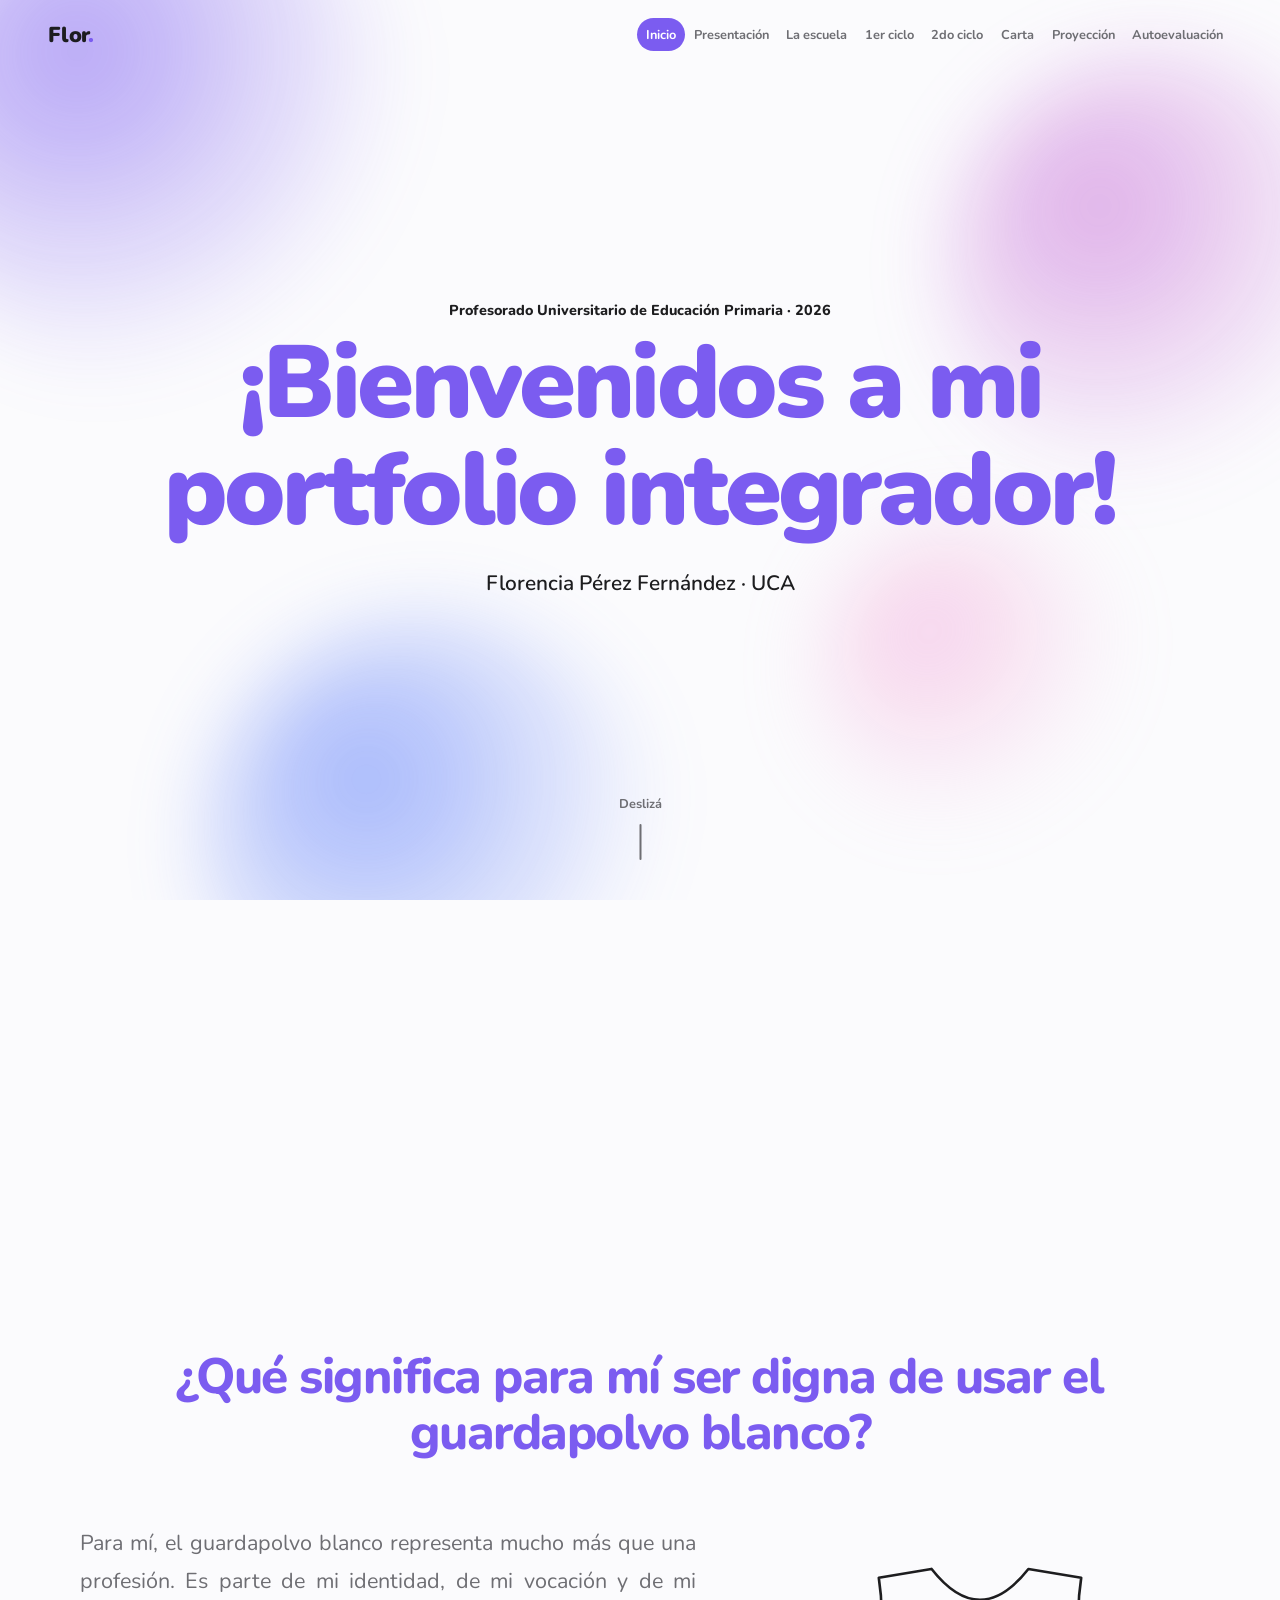
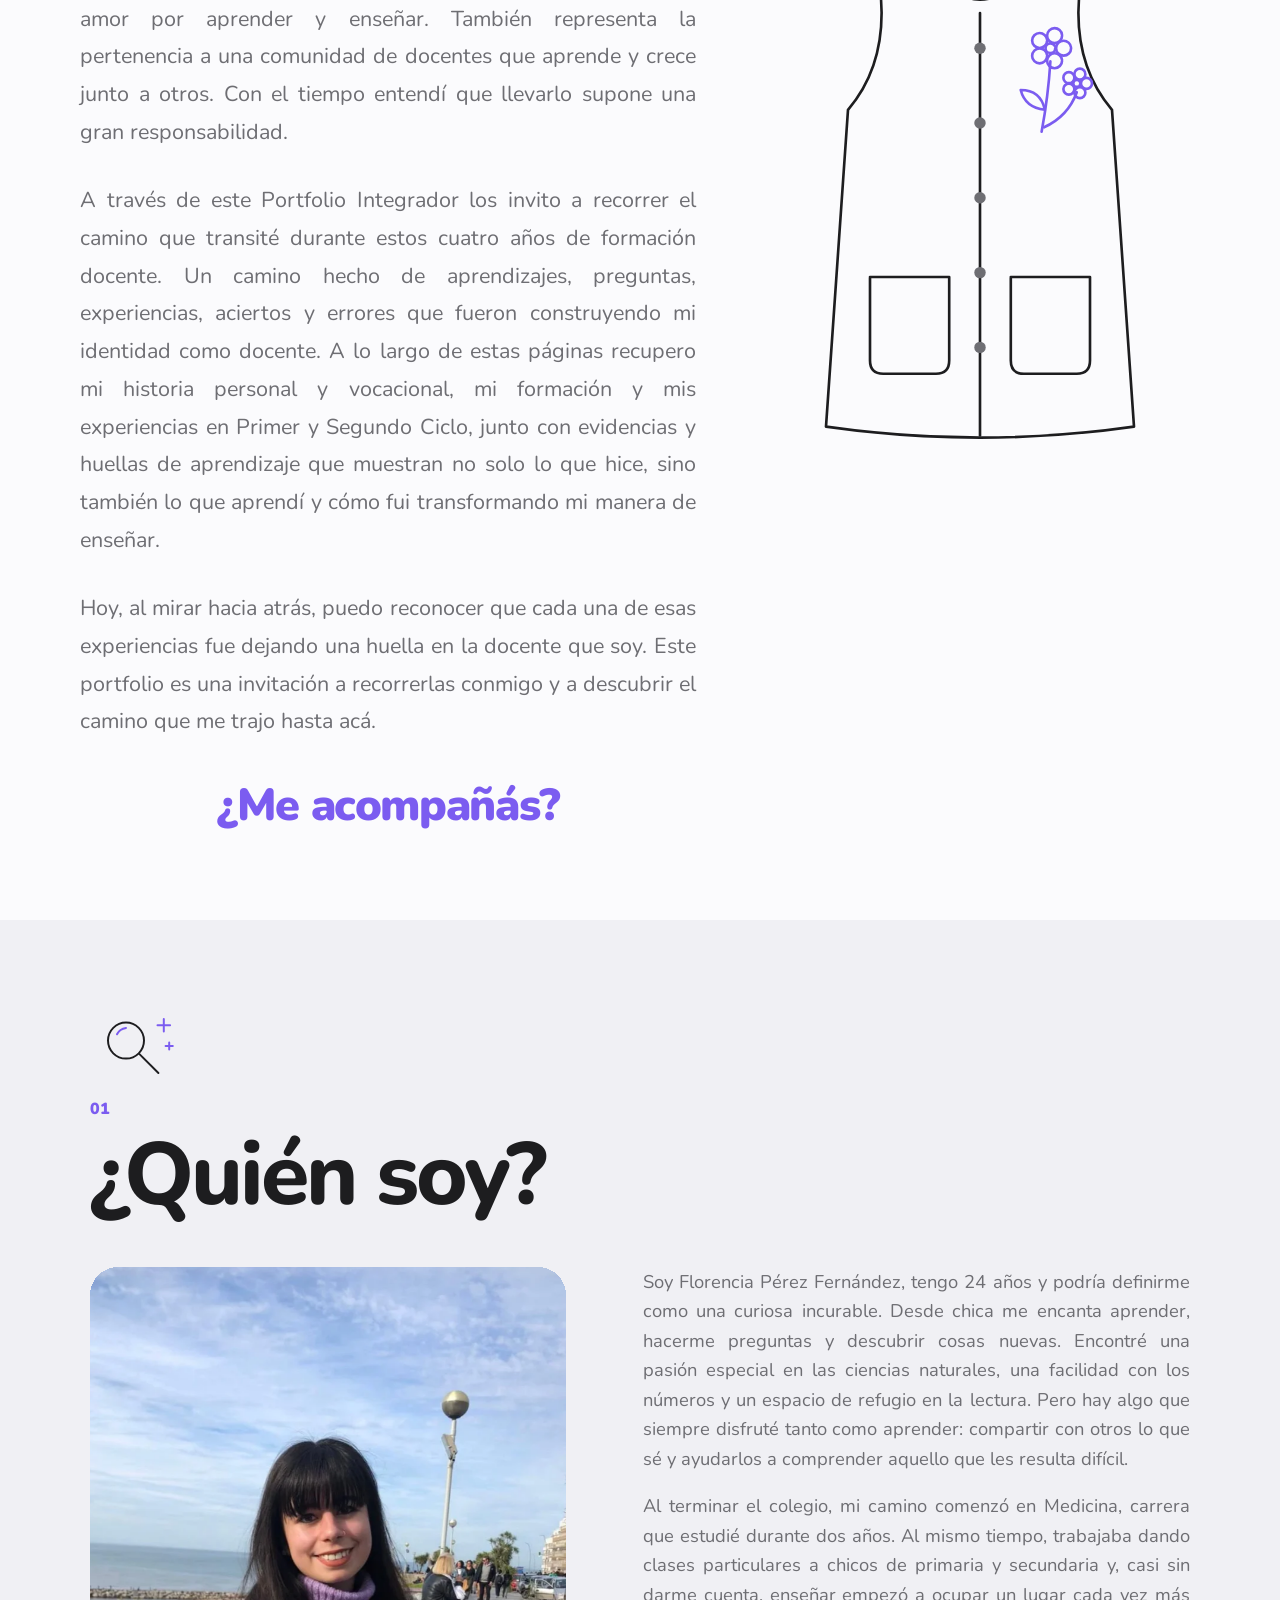
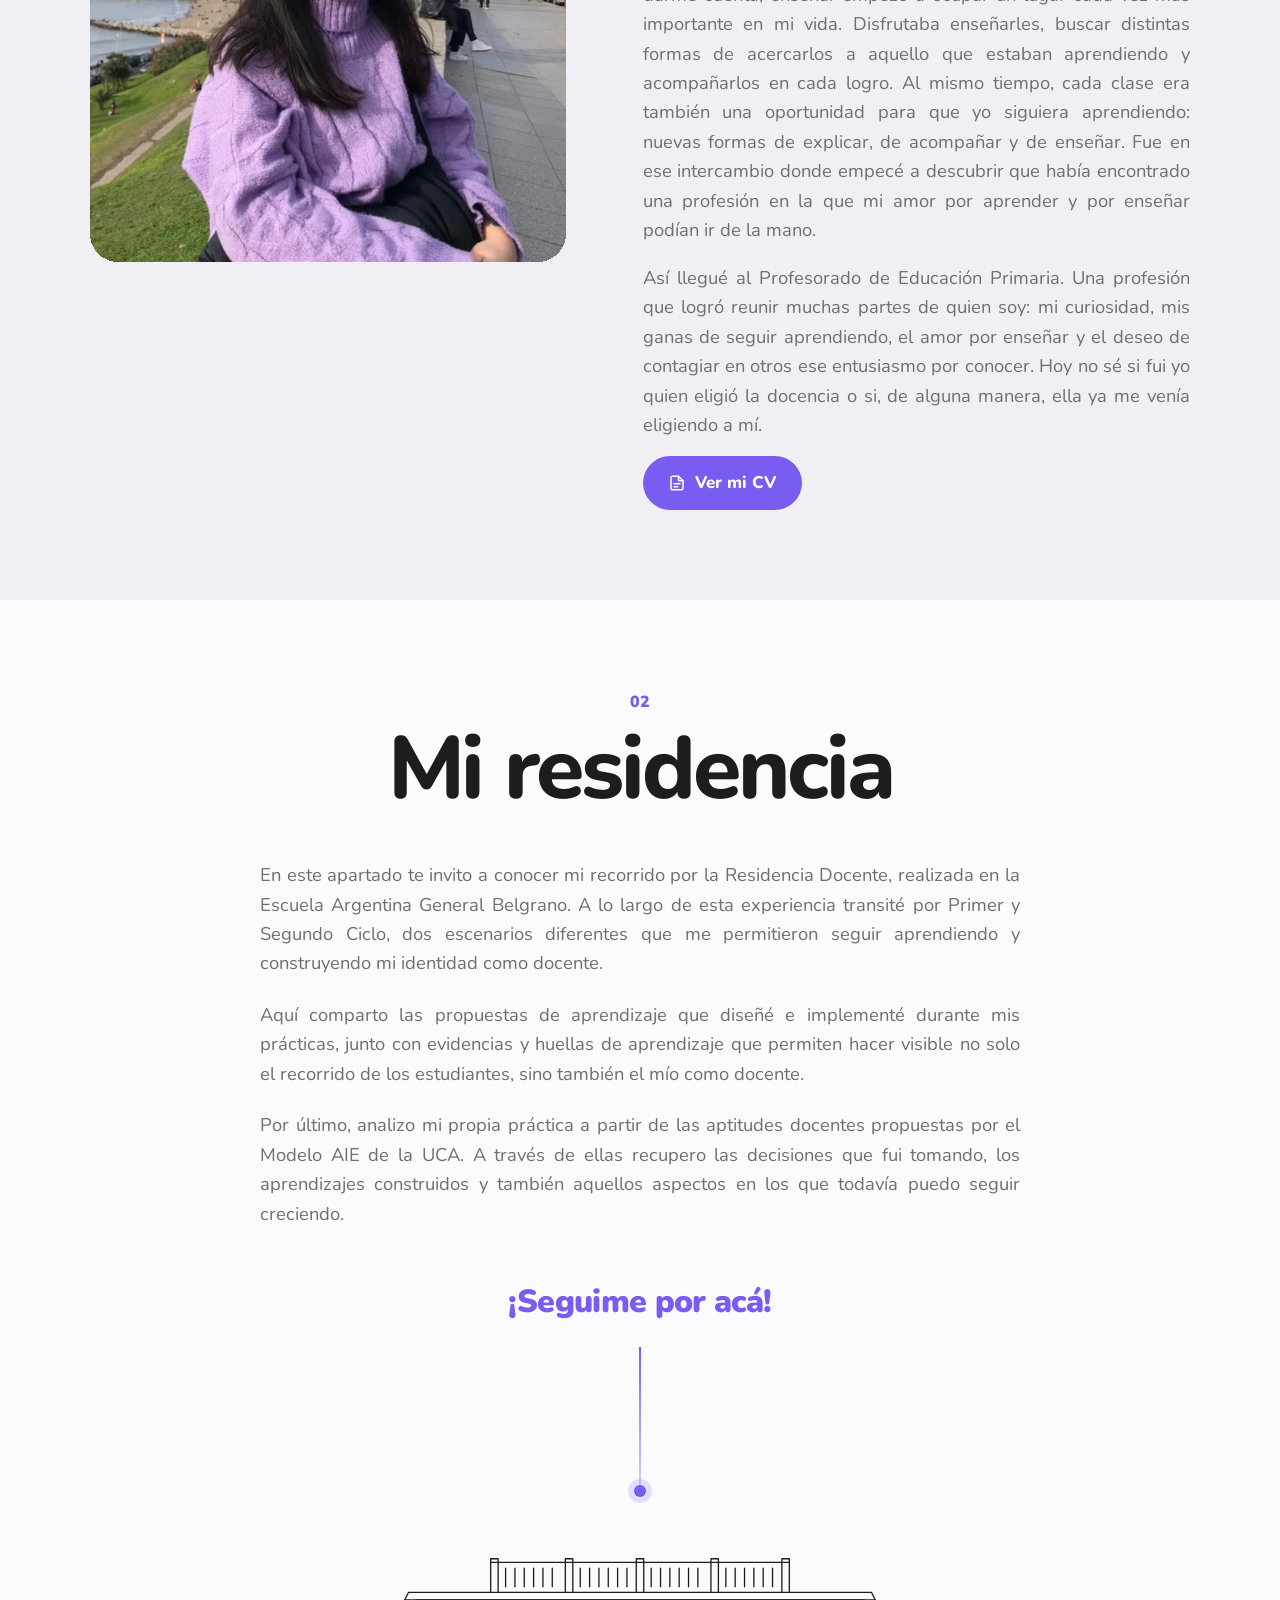
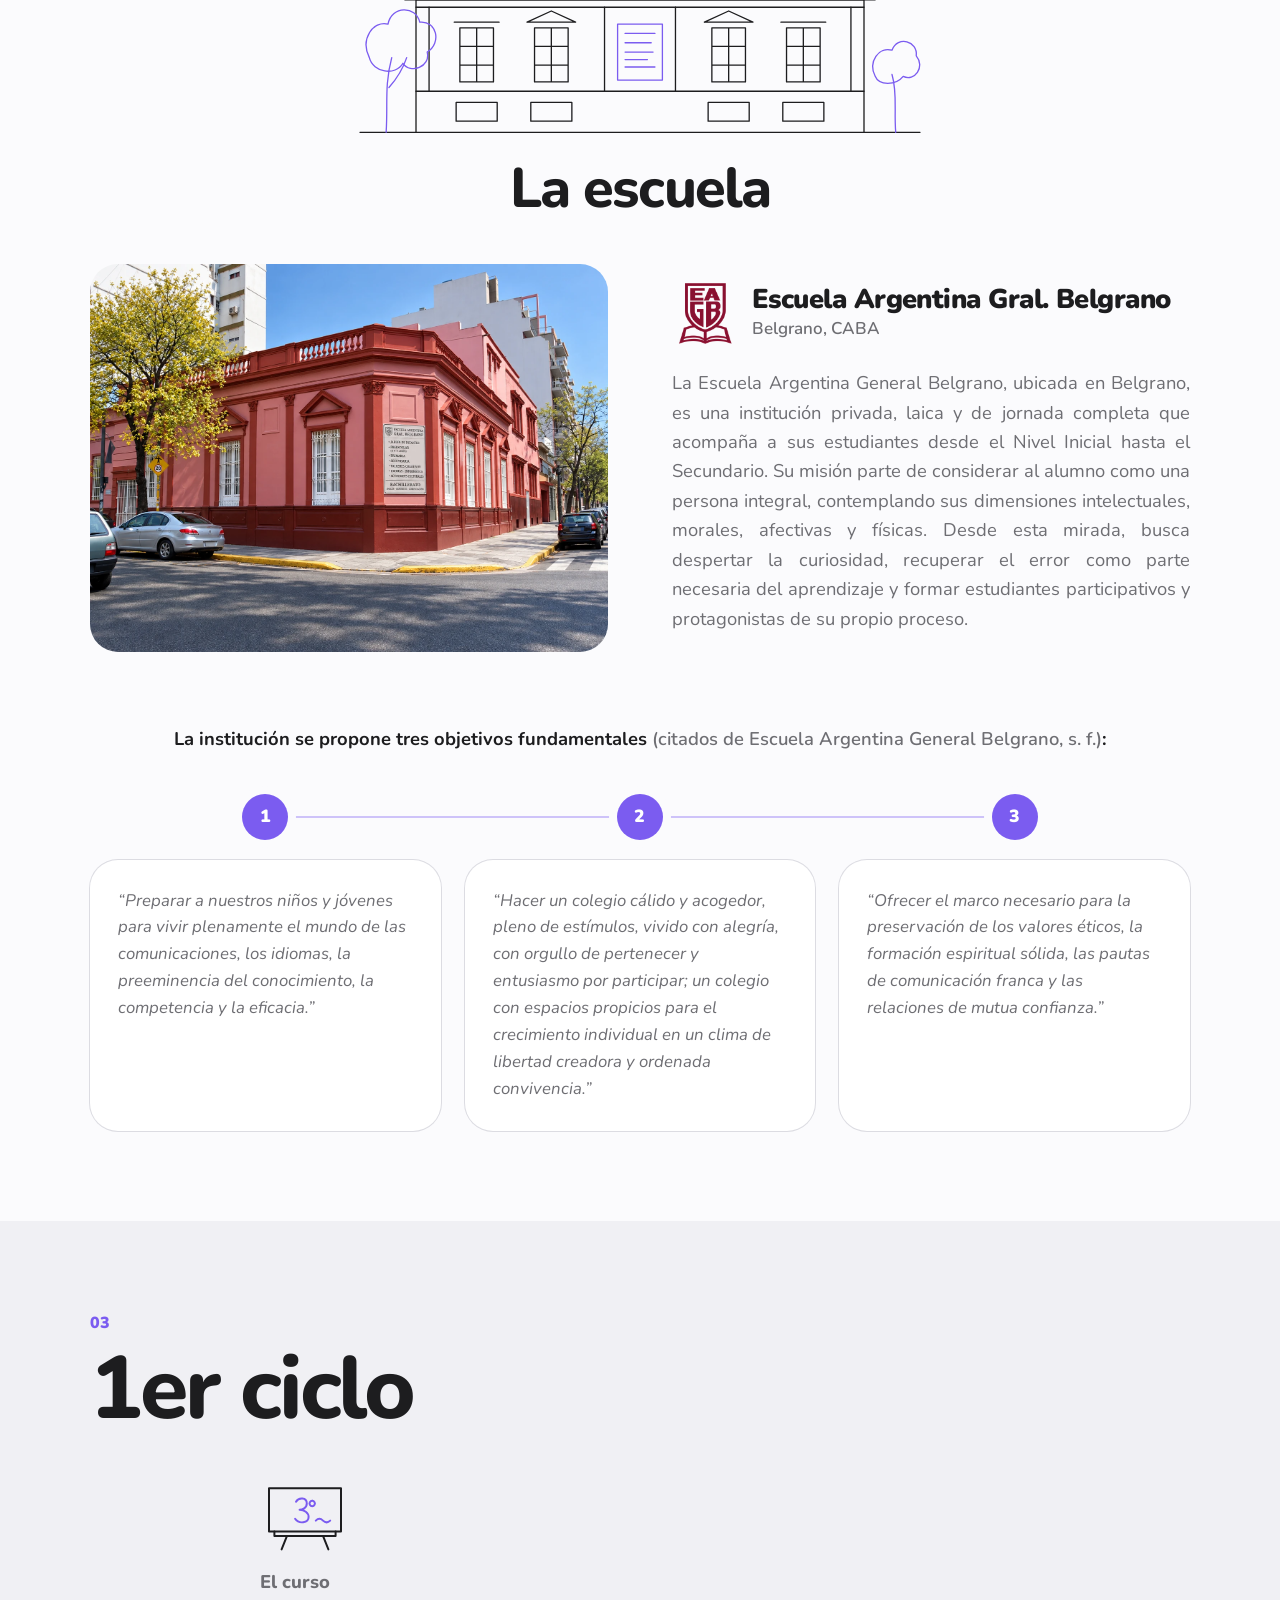
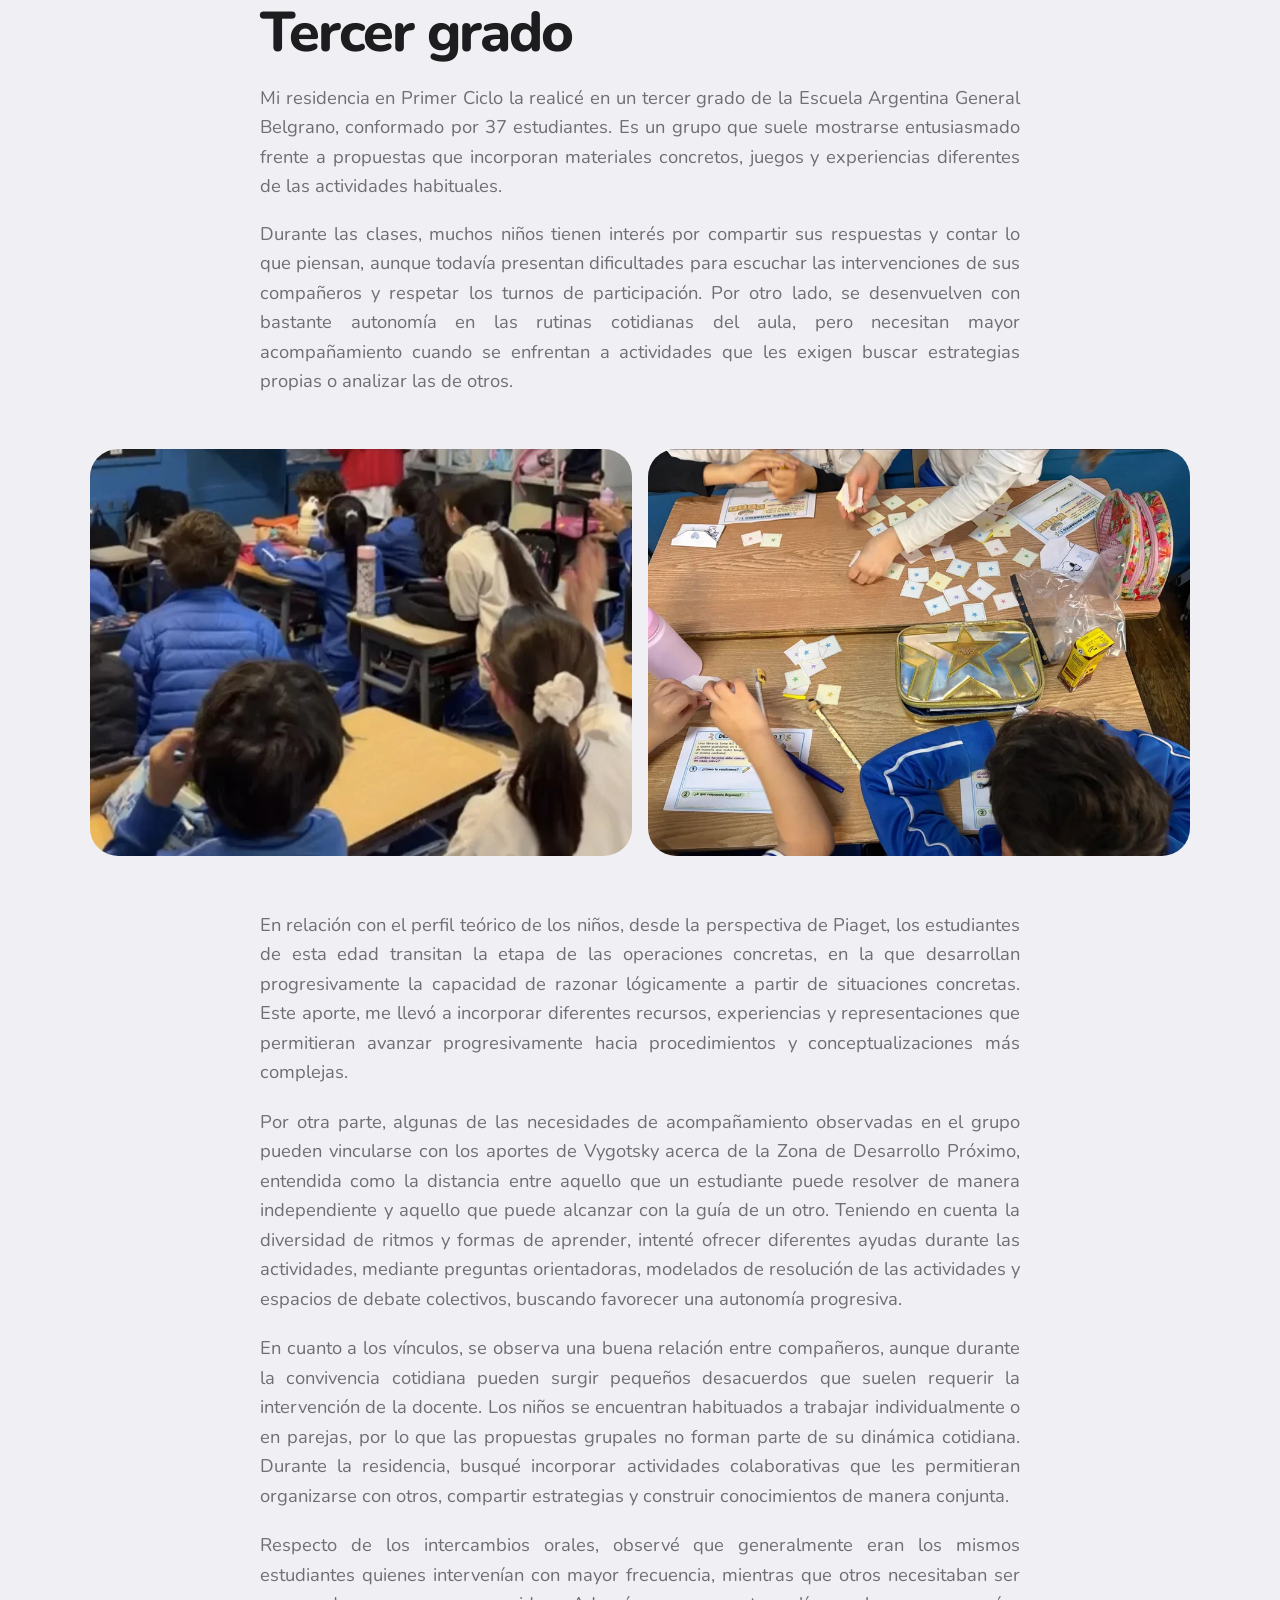
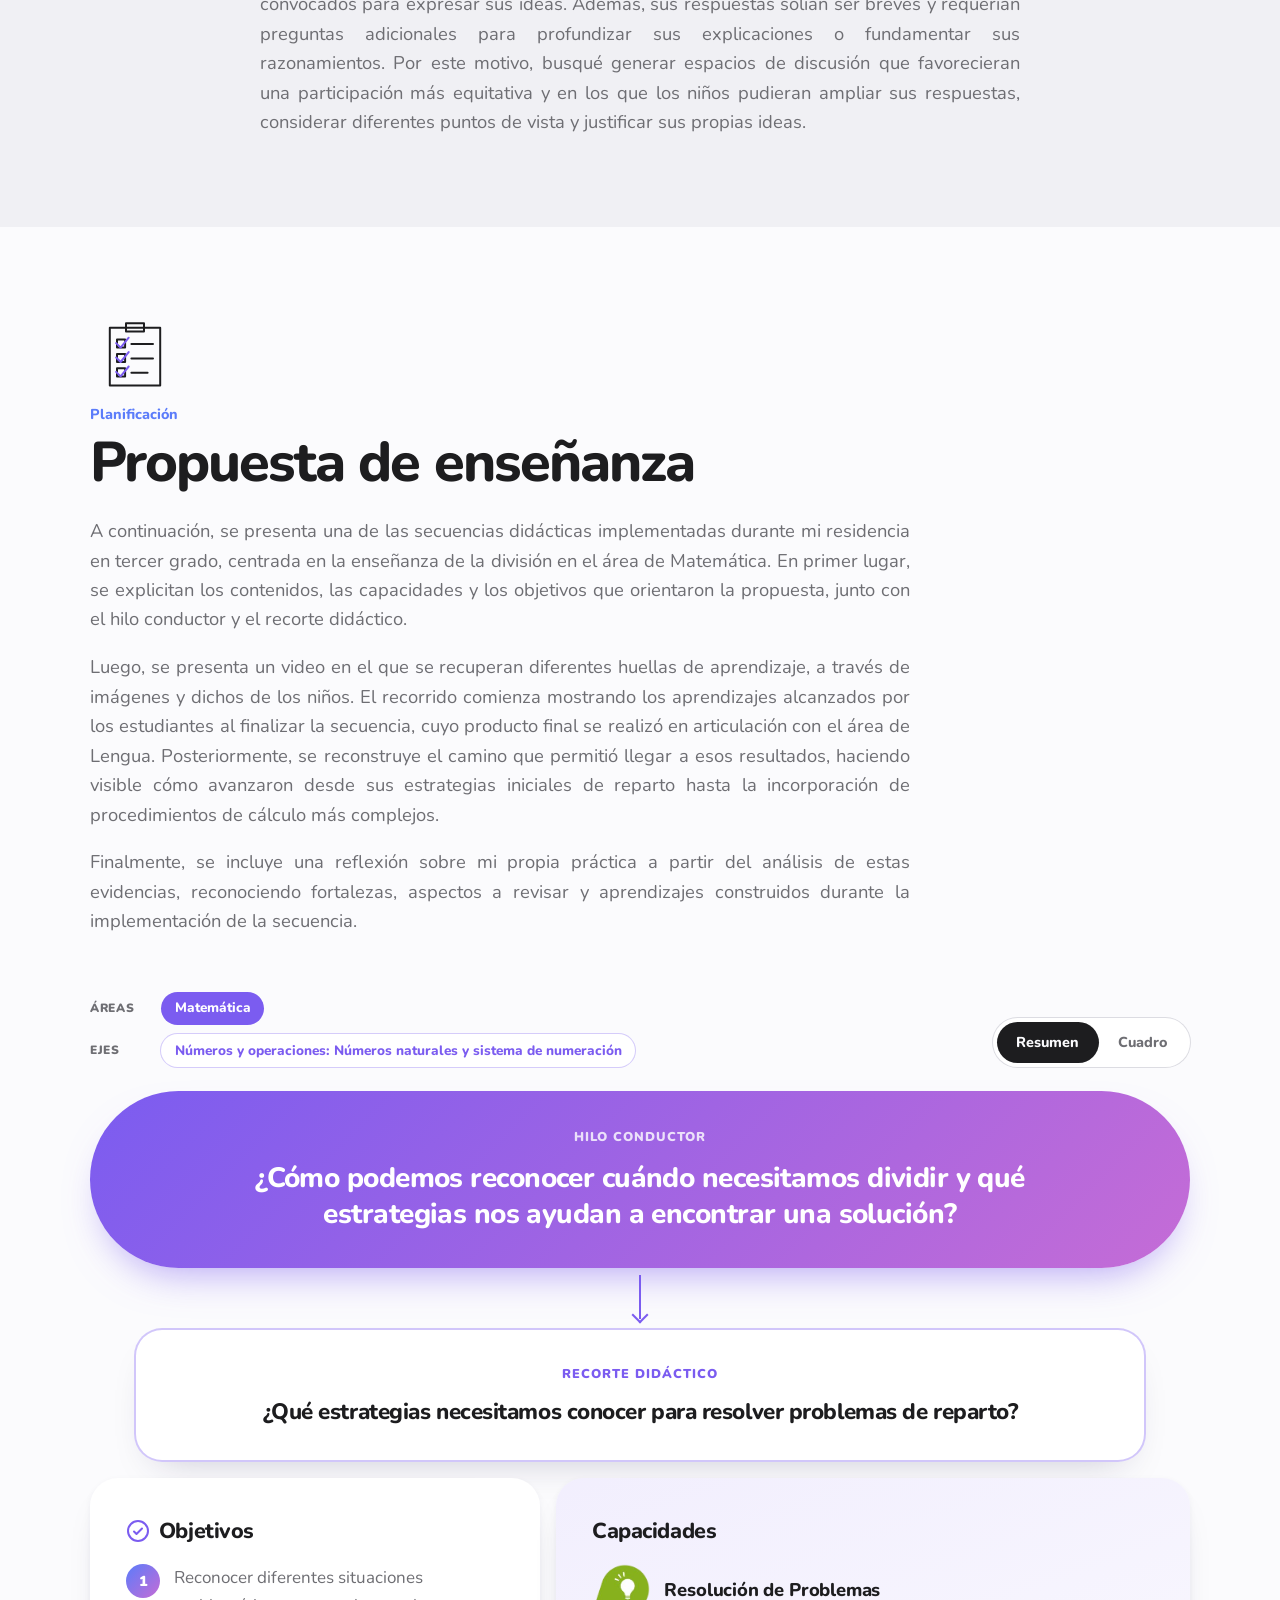
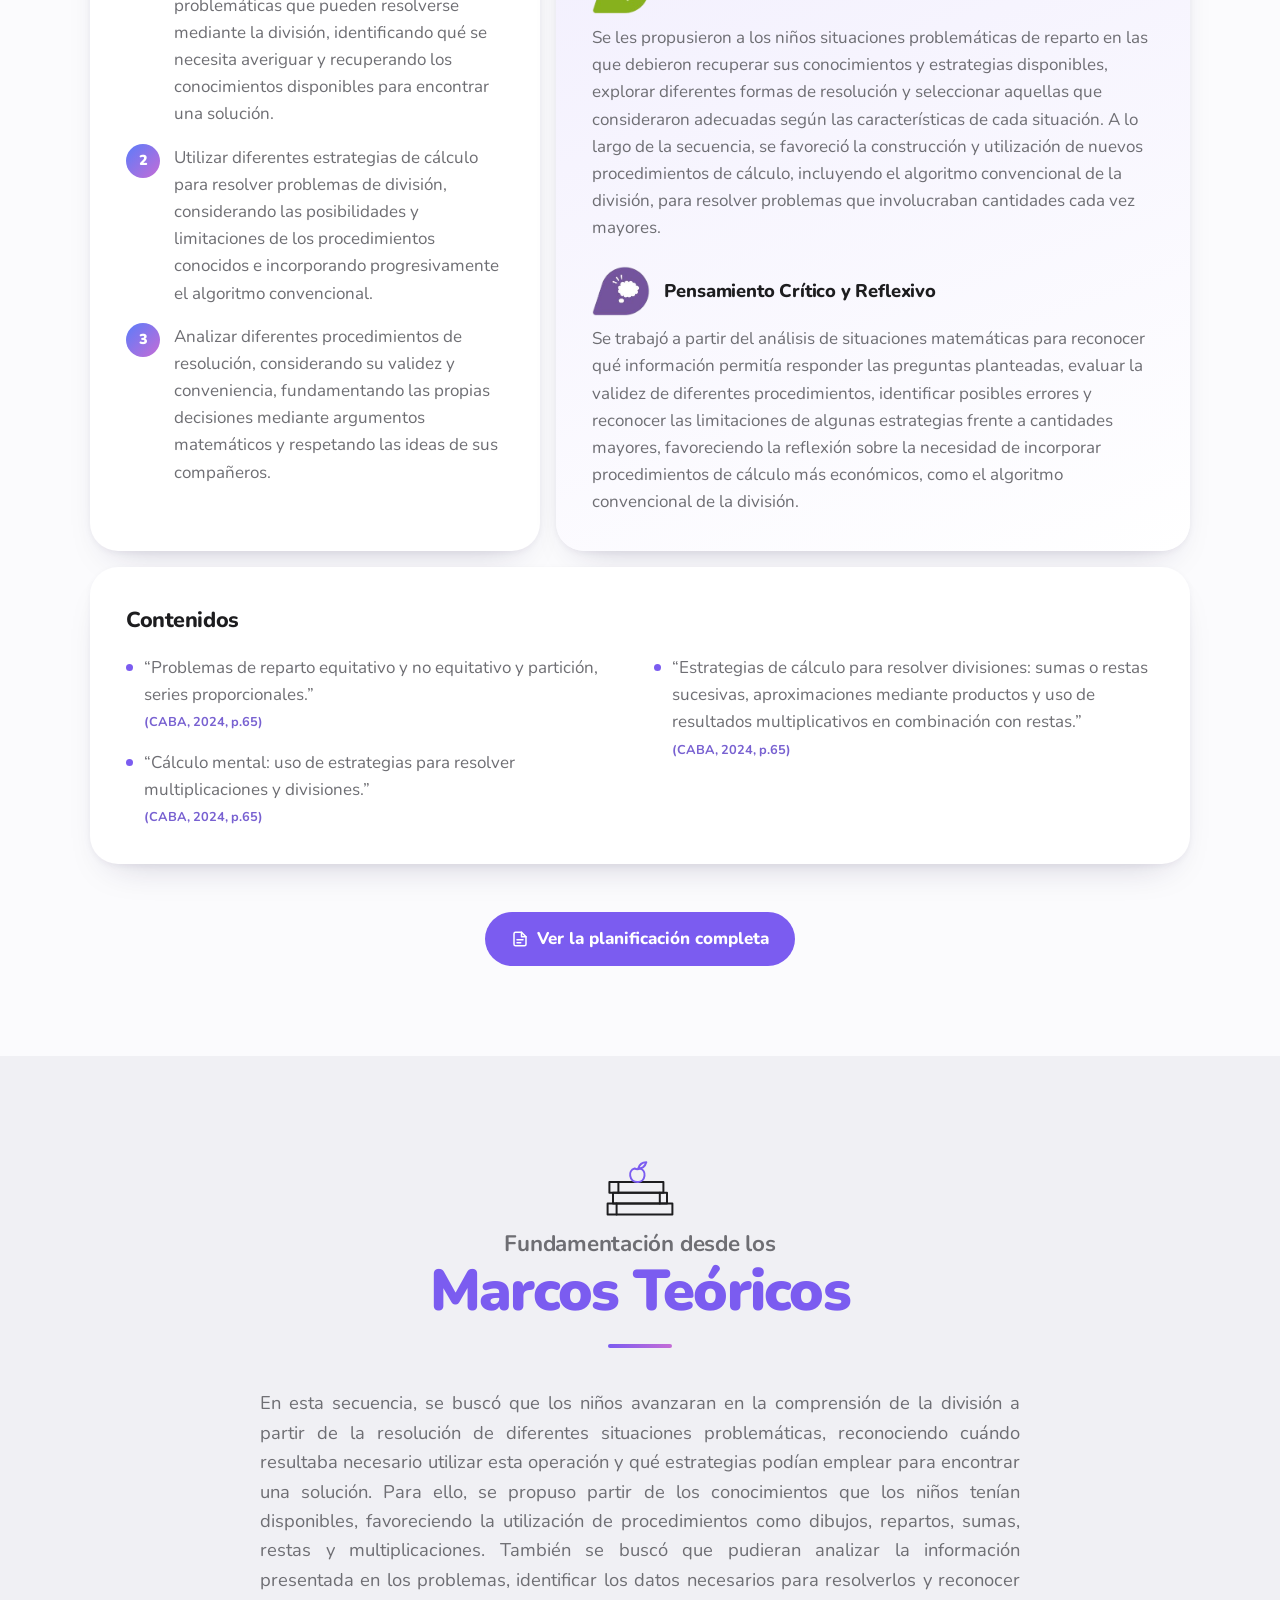
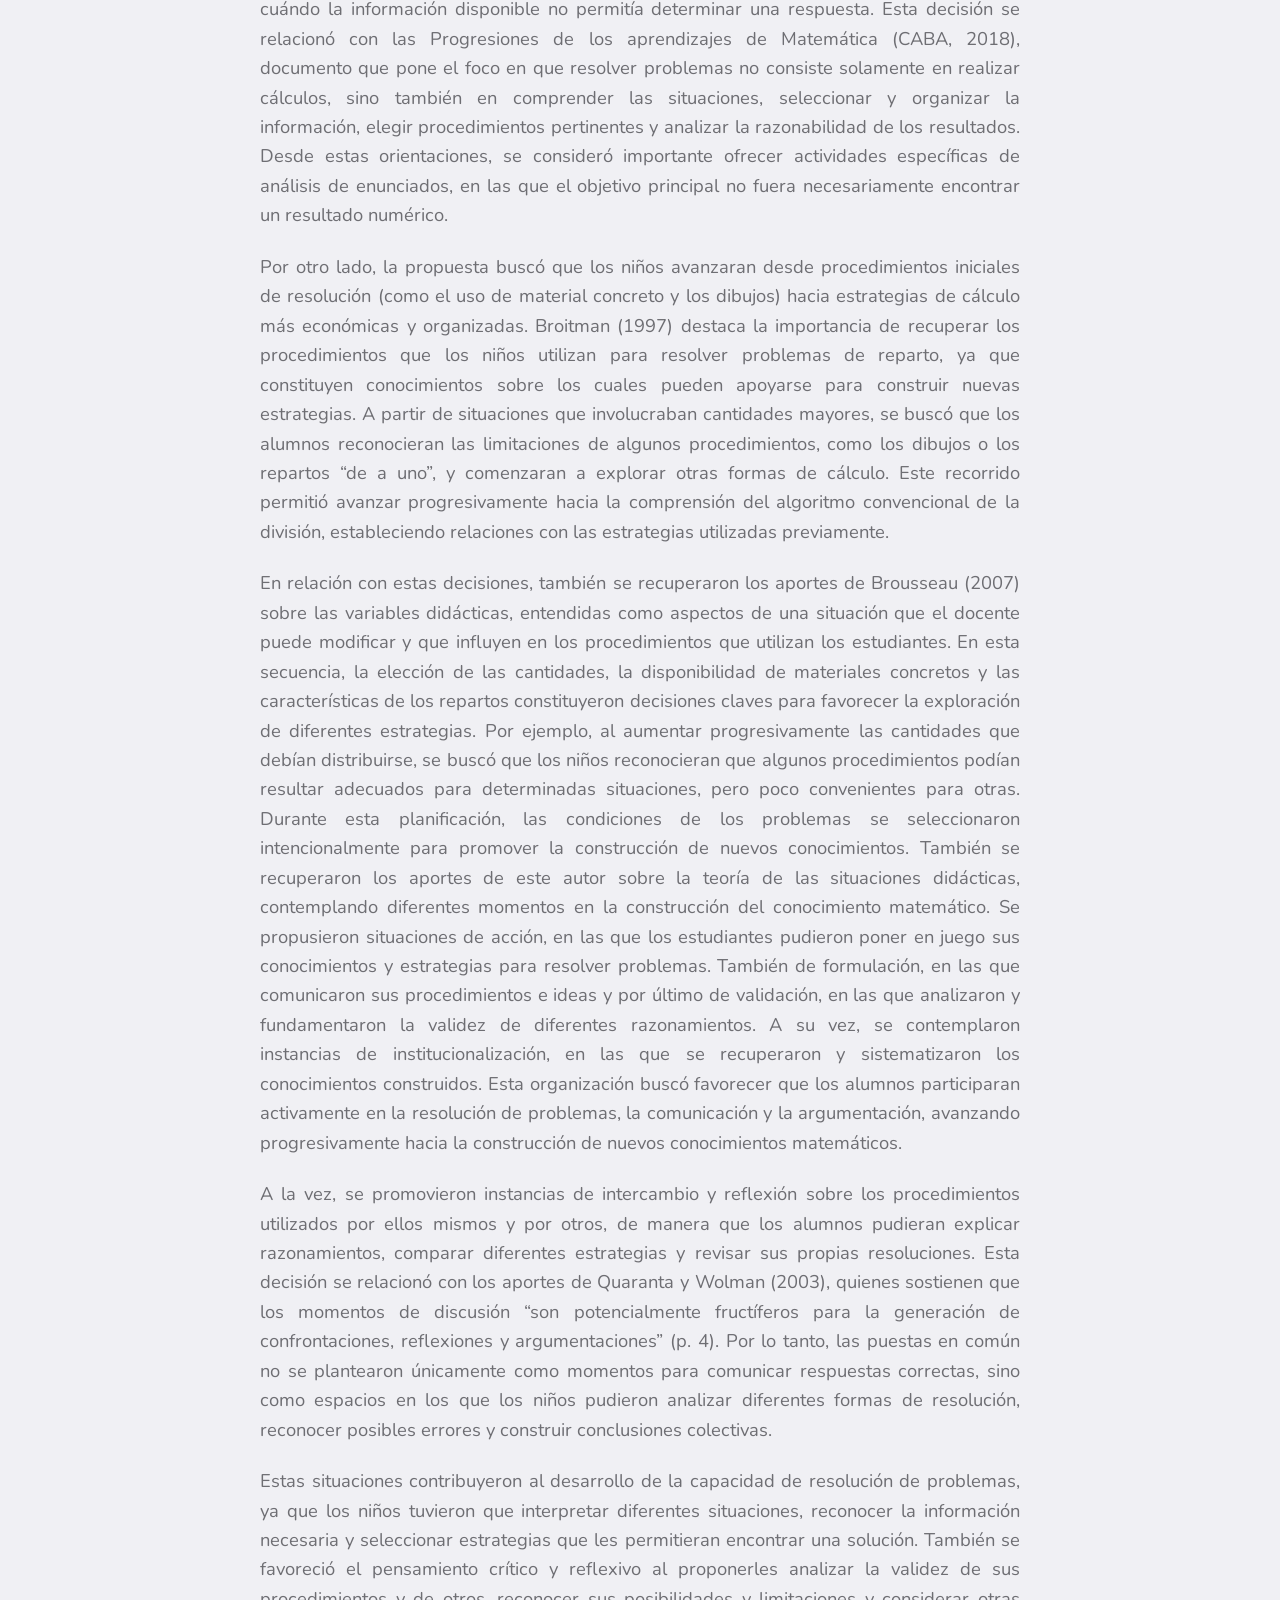
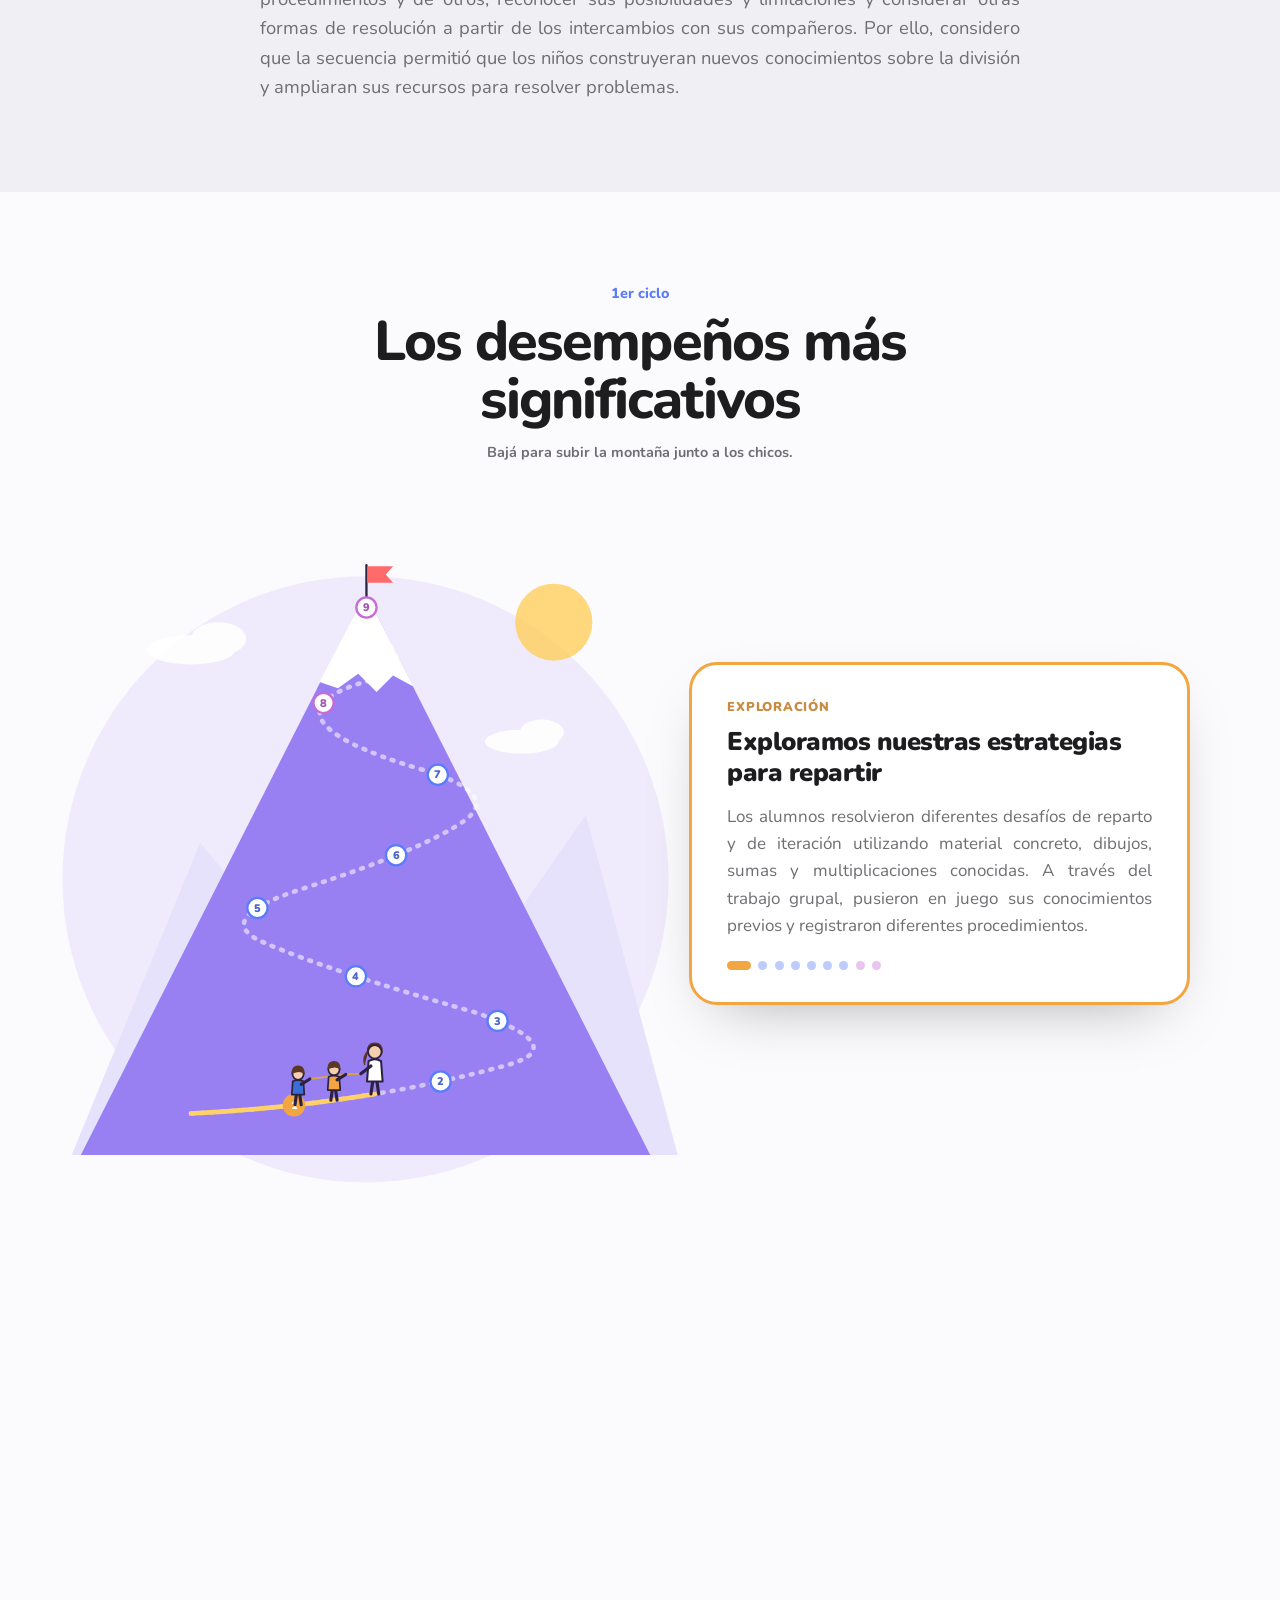
<file: index.html>
<!DOCTYPE html>
<html lang="es">
<head>
  <meta charset="UTF-8">
  <meta name="viewport" content="width=device-width, initial-scale=1.0">
  <title>Mi Residencia | Flor</title>
  <meta name="description" content="Experiencia de residencia docente en el nivel primario.">
  <link rel="icon" href="img/favicon.svg" type="image/svg+xml">
  <link rel="icon" href="img/favicon-32.png" type="image/png" sizes="32x32">
  <link rel="apple-touch-icon" href="img/apple-touch-icon.png">
  <meta name="theme-color" content="#7b5cf0">
  <link rel="preconnect" href="https://fonts.googleapis.com">
  <link rel="preconnect" href="https://fonts.gstatic.com" crossorigin>
  <link href="https://fonts.googleapis.com/css2?family=Nunito:wght@400;500;600;700;800;900&display=swap" rel="stylesheet">
  <link rel="stylesheet" href="css/styles.css?v=177">
</head>
<body>

  <!-- ===================== MENÚ ===================== -->
  <header class="bar">
    <a href="#inicio" class="bar__logo">Flor<span>.</span></a>
    <button class="bar__toggle" id="menuToggle" aria-label="Abrir menú" aria-expanded="false"><span></span><span></span></button>
    <nav class="bar__nav" id="menu">
      <a href="#inicio">Inicio</a>
      <a href="#presentacion">Presentación</a>
      <a href="#escuela">La escuela</a>
      <a href="#primer-ciclo">1er ciclo</a>
      <a href="#segundo-ciclo">2do ciclo</a>
      <a href="#carta">Carta</a>
      <a href="#proyeccion">Proyección</a>
      <a href="#autoevaluacion">Autoevaluación</a>
    </nav>
    <div class="bar__progress" id="progress"></div>
  </header>

  <!-- Submenú de los ciclos: puntitos a la derecha con las secciones del ciclo elegido -->
  <nav class="subnav" id="subnav" aria-label="Secciones del ciclo">
    <a href="#curso" data-sec="curso"><span class="subnav__texto">El curso</span></a>
    <a href="#planificacion" data-sec="planificacion"><span class="subnav__texto">Planificación</span></a>
    <a href="#marcos" data-sec="marcos"><span class="subnav__texto">Marcos teóricos</span></a>
    <a href="#desempenos" data-sec="desempenos"><span class="subnav__texto">Desempeños</span></a>
    <a href="#huellas" data-sec="huellas"><span class="subnav__texto">Huellas</span></a>
    <a href="#reflexion" data-sec="reflexion"><span class="subnav__texto">Reflexión</span></a>
    <a href="#identidad" data-sec="identidad"><span class="subnav__texto">Identidad AIE</span></a>
  </nav>

  <!-- Cartelito fijo que indica en qué ciclo estás (aparece solo dentro de un ciclo) -->
  <a class="ciclo-tag" id="cicloTag" href="#primer-ciclo" aria-live="polite">
    <span class="ciclo-tag__grado" id="cicloTagGrado">3°</span>
    <span class="ciclo-tag__texto"><strong id="cicloTagCiclo">1er ciclo</strong><small id="cicloTagNombre">Tercer grado</small></span>
  </a>

  <main>

    <!-- ===================== INICIO ===================== -->
    <div class="chapter" id="inicio">
      <section class="scene" data-scene="hero" style="--h: 150vh">
        <div class="sticky">
          <!-- Manchas de color de fondo (solo decorativas) -->
          <div class="blobs" data-blobs aria-hidden="true">
            <span class="blob blob--1"></span>
            <span class="blob blob--2"></span>
            <span class="blob blob--3"></span>
            <span class="blob blob--4"></span>
          </div>
          <div class="hero" data-hero>
            <p class="kicker">Profesorado Universitario de Educación Primaria · 2026</p>
            <h1 class="hero__title hero__title--long"><span class="destacado">¡Bienvenidos a mi portfolio integrador!</span></h1>
            <!-- EDITAR -->
            <p class="hero__sub">Florencia Pérez Fernández · UCA</p>
          </div>
          <div class="hint" data-hint>Deslizá<span></span></div>
        </div>
      </section>

      <section class="block block--flush-top">
        <div class="manifesto">
          <h2 class="manifesto__title fade"><span class="destacado">¿Qué significa para mí ser digna de usar el guardapolvo blanco?</span></h2>
          <!-- Guardapolvo dibujado a mano alzada al costado del texto: se traza solo al aparecer -->
          <svg class="guardapolvo fade" viewBox="0 0 200 250" aria-hidden="true">
            <g>
              <path pathLength="1" d="M78 20 Q100 48 122 20 L146 24 C142 50 148 70 160 84 L170 228 Q100 238 30 228 L40 84 C52 70 58 50 54 24 Z"/>
              <path pathLength="1" d="M100 40 V232"/>
              <path pathLength="1" d="M50 160 h36 v38 q0 6 -6 6 h-24 q-6 0 -6 -6 Z"/>
              <path pathLength="1" d="M114 160 h36 v38 q0 6 -6 6 h-24 q-6 0 -6 -6 Z"/>
            </g>
            <g class="guardapolvo__botones">
              <circle cx="100" cy="56" r="2.6"/><circle cx="100" cy="90" r="2.6"/><circle cx="100" cy="124" r="2.6"/><circle cx="100" cy="158" r="2.6"/><circle cx="100" cy="192" r="2.6"/>
            </g>
            <g class="guardapolvo__flor">
              <path pathLength="1" d="M132 62 Q131 78 128 94"/>
              <path pathLength="1" d="M144 76 Q140 87 129 92"/>
              <path pathLength="1" d="M129.5 84 q-9 -1 -11 -9 q9 0 11 9"/>
              <circle pathLength="1" cx="132" cy="56" r="2.2"/>
              <circle pathLength="1" cx="138" cy="56" r="3.4"/><circle pathLength="1" cx="133.9" cy="61.7" r="3.4"/><circle pathLength="1" cx="127.1" cy="59.5" r="3.4"/><circle pathLength="1" cx="127.1" cy="52.5" r="3.4"/><circle pathLength="1" cx="133.9" cy="50.3" r="3.4"/>
              <circle pathLength="1" cx="144" cy="72" r="1.6"/>
              <circle pathLength="1" cx="148.4" cy="72" r="2.5"/><circle pathLength="1" cx="145.4" cy="76.2" r="2.5"/><circle pathLength="1" cx="140.4" cy="74.6" r="2.5"/><circle pathLength="1" cx="140.4" cy="69.4" r="2.5"/><circle pathLength="1" cx="145.4" cy="67.8" r="2.5"/>
            </g>
          </svg>
          <div class="manifesto__texto">
          <p class="fade">Para mí, el guardapolvo blanco representa mucho más que una profesión. Es parte de mi identidad, de mi vocación y de mi amor por aprender y enseñar. También representa la pertenencia a una comunidad de docentes que aprende y crece junto a otros. Con el tiempo entendí que llevarlo supone una gran responsabilidad.</p>
          <p class="fade">A través de este Portfolio Integrador los invito a recorrer el camino que transité durante estos cuatro años de formación docente. Un camino hecho de aprendizajes, preguntas, experiencias, aciertos y errores que fueron construyendo mi identidad como docente. A lo largo de estas páginas recupero mi historia personal y vocacional, mi formación y mis experiencias en Primer y Segundo Ciclo, junto con evidencias y huellas de aprendizaje que muestran no solo lo que hice, sino también lo que aprendí y cómo fui transformando mi manera de enseñar.</p>
          <p class="fade">Hoy, al mirar hacia atrás, puedo reconocer que cada una de esas experiencias fue dejando una huella en la docente que soy. Este portfolio es una invitación a recorrerlas conmigo y a descubrir el camino que me trajo hasta acá.</p>
          <p class="manifesto__cta fade">¿Me acompañás?</p>
          </div>
        </div>
      </section>
    </div>

    <!-- ===================== PRESENTACIÓN PERSONAL ===================== -->
    <div class="chapter" id="presentacion">
      <section class="block block--alt">
        <div class="chapter-head fade">
          <svg class="garabato  fade" viewBox="0 0 100 80" aria-hidden="true"><g><path pathLength="1" d="M60 34 A20 20 0 1 1 20 34 A20 20 0 1 1 60 34"/><path pathLength="1" d="M55 49 L76 70"/></g><g class="garabato__acento"><path pathLength="1" d="M30 27 Q33 21 40 20"/><path pathLength="1" d="M82 10 V24 M75 17 H89"/><path pathLength="1" d="M88 36 V44 M84 40 H92"/></g></svg>
          <span class="chapter-num">01</span>
          <h2>¿Quién soy?</h2>
        </div>
        <div class="intro intro--largo">
          <figure class="intro__photo fade">
            <img class="foto-flor" src="img/flor.webp" alt="Florencia Pérez Fernández sonriendo en la costa, con el mar de fondo" data-parallax>
          </figure>
          <div class="intro__text texto-justificado">
            <p class="fade">Soy Florencia Pérez Fernández, tengo 24 años y podría definirme como una curiosa incurable. Desde chica me encanta aprender, hacerme preguntas y descubrir cosas nuevas. Encontré una pasión especial en las ciencias naturales, una facilidad con los números y un espacio de refugio en la lectura. Pero hay algo que siempre disfruté tanto como aprender: compartir con otros lo que sé y ayudarlos a comprender aquello que les resulta difícil.</p>
            <p class="fade">Al terminar el colegio, mi camino comenzó en Medicina, carrera que estudié durante dos años. Al mismo tiempo, trabajaba dando clases particulares a chicos de primaria y secundaria y, casi sin darme cuenta, enseñar empezó a ocupar un lugar cada vez más importante en mi vida. Disfrutaba enseñarles, buscar distintas formas de acercarlos a aquello que estaban aprendiendo y acompañarlos en cada logro. Al mismo tiempo, cada clase era también una oportunidad para que yo siguiera aprendiendo: nuevas formas de explicar, de acompañar y de enseñar. Fue en ese intercambio donde empecé a descubrir que había encontrado una profesión en la que mi amor por aprender y por enseñar podían ir de la mano.</p>
            <p class="fade">Así llegué al Profesorado de Educación Primaria. Una profesión que logró reunir muchas partes de quien soy: mi curiosidad, mis ganas de seguir aprendiendo, el amor por enseñar y el deseo de contagiar en otros ese entusiasmo por conocer. Hoy no sé si fui yo quien eligió la docencia o si, de alguna manera, ella ya me venía eligiendo a mí.</p>
            <a class="btn btn--cv fade" id="cvBtn" href="docs/cv-florencia-perez-fernandez.pdf" target="_blank" rel="noopener">
              <svg viewBox="0 0 24 24" width="18" height="18" aria-hidden="true" fill="none" stroke="currentColor" stroke-width="2" stroke-linecap="round" stroke-linejoin="round"><path d="M14 3H6a2 2 0 0 0-2 2v14a2 2 0 0 0 2 2h12a2 2 0 0 0 2-2V9z"/><path d="M14 3v6h6M8 13h8M8 17h5"/></svg>
              Ver mi CV
            </a>
          </div>
        </div>
      </section>
    </div>

    <!-- Visor del CV -->
    <dialog class="cv-modal" id="cvModal" aria-label="Currículum Vitae">
      <div class="cv-modal__bar">
        <strong>Currículum Vitae</strong>
        <a class="btn btn--cv" href="docs/cv-florencia-perez-fernandez.pdf" download="CV - Florencia Pérez Fernández.pdf">
          <svg viewBox="0 0 24 24" width="18" height="18" aria-hidden="true" fill="none" stroke="currentColor" stroke-width="2" stroke-linecap="round" stroke-linejoin="round"><path d="M12 3v12M7 10l5 5 5-5M5 21h14"/></svg>
          Descargar
        </a>
        <button class="cv-modal__close" id="cvClose" aria-label="Cerrar">×</button>
      </div>
      <iframe class="cv-modal__pdf" id="cvFrame" title="CV de Florencia Pérez Fernández"></iframe>
    </dialog>

    <!-- ===================== MI RESIDENCIA + LA ESCUELA ===================== -->
    <div class="chapter" id="escuela">

      <!-- Introducción a la residencia -->
      <section class="block residencia">
        <div class="chapter-head chapter-head--center fade">
          <span class="chapter-num">02</span>
          <h2>Mi residencia</h2>
        </div>
        <div class="narrow texto-justificado">
          <p class="fade">En este apartado te invito a conocer mi recorrido por la Residencia Docente, realizada en la Escuela Argentina General Belgrano. A lo largo de esta experiencia transité por Primer y Segundo Ciclo, dos escenarios diferentes que me permitieron seguir aprendiendo y construyendo mi identidad como docente.</p>
          <p class="fade">Aquí comparto las propuestas de aprendizaje que diseñé e implementé durante mis prácticas, junto con evidencias y huellas de aprendizaje que permiten hacer visible no solo el recorrido de los estudiantes, sino también el mío como docente.</p>
          <p class="fade">Por último, analizo mi propia práctica a partir de las aptitudes docentes propuestas por el Modelo AIE de la UCA. A través de ellas recupero las decisiones que fui tomando, los aprendizajes construidos y también aquellos aspectos en los que todavía puedo seguir creciendo.</p>
        </div>
        <p class="seguime fade">¡Seguime por acá!</p>
        <!-- Línea que baja y conecta con "La escuela" -->
        <div class="conector fade" aria-hidden="true"></div>
      </section>

      <!-- La escuela -->
      <section class="block escuela-block">
        <!-- La escuela dibujada en trazo: se traza sola al aparecer -->
        <svg class="escuela-dibujo fade" viewBox="0 0 600 224" aria-hidden="true">
          <g><path pathLength="1" d="M0 220 H600"/><path pathLength="1" d="M60 220 V78 H540 V220"/><path pathLength="1" d="M48 78 H552 L548 70 H52 Z"/><path pathLength="1" d="M60 86 H540"/><path pathLength="1" d="M140 70 V34 H148 V70 M220 70 V34 H228 V70 M296 70 V34 H304 V70 M376 70 V34 H384 V70 M452 70 V34 H460 V70"/><path pathLength="1" d="M140 38 H460"/><path pathLength="1" d="M156 44 V64 M166 44 V64 M176 44 V64 M186 44 V64 M196 44 V64 M206 44 V64 M236 44 V64 M246 44 V64 M256 44 V64 M266 44 V64 M276 44 V64 M286 44 V64 M312 44 V64 M322 44 V64 M332 44 V64 M342 44 V64 M352 44 V64 M362 44 V64 M392 44 V64 M402 44 V64 M412 44 V64 M422 44 V64 M432 44 V64 M442 44 V64"/><path pathLength="1" d="M74 86 V176 M526 86 V176 M262 86 V176 M338 86 V176"/><path pathLength="1" d="M60 176 H540"/><path pathLength="1" d="M103 188 H147 V208 H103 Z M183 188 H227 V208 H183 Z M373 188 H417 V208 H373 Z M453 188 H497 V208 H453 Z"/><path pathLength="1" d="M107 108 H143 V166 H107 Z M125 108 V166 M107 128 H143 M107 148 H143"/><path pathLength="1" d="M101 102 H149"/><path pathLength="1" d="M187 108 H223 V166 H187 Z M205 108 V166 M187 128 H223 M187 148 H223"/><path pathLength="1" d="M179 102 L205 90 L231 102 Z"/><path pathLength="1" d="M377 108 H413 V166 H377 Z M395 108 V166 M377 128 H413 M377 148 H413"/><path pathLength="1" d="M369 102 L395 90 L421 102 Z"/><path pathLength="1" d="M457 108 H493 V166 H457 Z M475 108 V166 M457 128 H493 M457 148 H493"/><path pathLength="1" d="M451 102 H499"/></g>
          <g class="escuela-dibujo__acento"><path pathLength="1" d="M276 104 H324 V164 H276 Z"/><path pathLength="1" d="M284 114 H316 M284 124 H312 M284 134 H314 M284 142 H308 M284 150 H316"/><path pathLength="1" d="M28 220 C30 190 26 170 34 140 M31 172 C40 162 46 152 50 140"/><path pathLength="1" d="M10 140 C0 120 14 100 30 104 C34 84 60 84 64 102 C82 100 88 124 72 134 C76 150 54 158 46 146 C38 160 14 156 10 140 Z"/><path pathLength="1" d="M574 220 C572 196 576 178 570 158"/><path pathLength="1" d="M552 160 C544 144 556 128 570 132 C576 116 598 122 596 138 C606 150 594 166 582 160 C574 170 556 170 552 160 Z"/></g>
        </svg>
        <div class="chapter-head chapter-head--center fade">
          <h2 class="h-lg">La escuela</h2>
        </div>
        <div class="foto-texto">
          <figure class="foto-texto__foto fade">
            <img src="img/escuela.webp" alt="Frente de la Escuela Argentina Gral. Belgrano">
          </figure>
          <div>
            <div class="escuela fade">
              <img class="escuela__logo" src="img/logo-escuela.png" alt="Escudo de la Escuela Argentina Gral. Belgrano">
              <div>
                <strong>Escuela Argentina Gral. Belgrano</strong>
                <span>Belgrano, CABA</span>
              </div>
            </div>
            <div class="texto-justificado">
              <p class="fade">La Escuela Argentina General Belgrano, ubicada en Belgrano, es una institución privada, laica y de jornada completa que acompaña a sus estudiantes desde el Nivel Inicial hasta el Secundario. Su misión parte de considerar al alumno como una persona integral, contemplando sus dimensiones intelectuales, morales, afectivas y físicas. Desde esta mirada, busca despertar la curiosidad, recuperar el error como parte necesaria del aprendizaje y formar estudiantes participativos y protagonistas de su propio proceso.</p>
            </div>
          </div>
        </div>

        <!-- Objetivos institucionales, unidos por una línea -->
        <div class="objetivos">
          <p class="objetivos__intro fade">La institución se propone tres objetivos fundamentales <span>(citados de Escuela Argentina General Belgrano, s. f.)</span>:</p>
          <ol class="objetivos__lista">
            <li class="fade">
              <span class="objetivos__num">1</span>
              <blockquote>“Preparar a nuestros niños y jóvenes para vivir plenamente el mundo de las comunicaciones, los idiomas, la preeminencia del conocimiento, la competencia y la eficacia.”</blockquote>
            </li>
            <li class="fade">
              <span class="objetivos__num">2</span>
              <blockquote>“Hacer un colegio cálido y acogedor, pleno de estímulos, vivido con alegría, con orgullo de pertenecer y entusiasmo por participar; un colegio con espacios propicios para el crecimiento individual en un clima de libertad creadora y ordenada convivencia.”</blockquote>
            </li>
            <li class="fade">
              <span class="objetivos__num">3</span>
              <blockquote>“Ofrecer el marco necesario para la preservación de los valores éticos, la formación espiritual sólida, las pautas de comunicación franca y las relaciones de mutua confianza.”</blockquote>
            </li>
          </ol>
        </div>
      </section>
    </div>

    <!-- ===================== 1ER CICLO ===================== -->
      <!-- Por ahora con texto de relleno. La planificación, la ruta y el video se editan en js/datos.js (const primerCiclo). -->
    <div class="ciclo chapter" id="primer-ciclo" data-ciclo="1" data-grado="3°" data-grado-nombre="Tercer grado">

        <!-- El curso -->
        <section class="block block--alt" id="c1-curso" data-nav data-sec="curso">
          <div class="chapter-head fade">
            <span class="chapter-num">03</span>
            <h2>1er ciclo</h2>
          </div>
          <div class="curso">
            <div class="narrow texto-justificado">
              <svg class="garabato  fade" viewBox="0 0 100 80" aria-hidden="true"><g><path pathLength="1" d="M10 8 H90 V56 H10 Z"/><path pathLength="1" d="M16 56 V61 H84 V56"/><path pathLength="1" d="M30 61 L24 76 M70 61 L76 76"/></g><g class="garabato__acento"><path pathLength="1" d="M40 23 C43 18 52 18 52 25 C52 30 47 32 44 32 C49 32 54 35 54 40 C54 47 43 48 39 42"/><path pathLength="1" d="M58 22 a3 3 0 1 0 .01 0"/><path pathLength="1" d="M62 44 q4 -4 8 0 t8 0"/></g></svg>
              <p class="kicker fade">El curso</p>
              <h3 class="h-lg fade">Tercer grado</h3>
              <p class="fade">Mi residencia en Primer Ciclo la realicé en un tercer grado de la Escuela Argentina General Belgrano, conformado por 37 estudiantes. Es un grupo que suele mostrarse entusiasmado frente a propuestas que incorporan materiales concretos, juegos y experiencias diferentes de las actividades habituales.</p>
              <p class="fade">Durante las clases, muchos niños tienen interés por compartir sus respuestas y contar lo que piensan, aunque todavía presentan dificultades para escuchar las intervenciones de sus compañeros y respetar los turnos de participación. Por otro lado, se desenvuelven con bastante autonomía en las rutinas cotidianas del aula, pero necesitan mayor acompañamiento cuando se enfrentan a actividades que les exigen buscar estrategias propias o analizar las de otros.</p>
            </div>
            <div class="curso__fotos">
              <figure class="fade"><img src="img/c1-curso-1.webp" alt="Estudiantes de 3.er grado en el aula, levantando la mano para participar" loading="lazy"></figure>
              <figure class="fade"><img src="img/c1-curso-2.webp" alt="Estudiantes de 3.er grado resolviendo un desafío matemático con tarjetas en sus bancos" loading="lazy"></figure>
            </div>
            <div class="narrow texto-justificado curso__perfil">
              <div class="fade"><p>En relación con el perfil teórico de los niños, desde la perspectiva de Piaget, los estudiantes de esta edad transitan la etapa de las operaciones concretas, en la que desarrollan progresivamente la capacidad de razonar lógicamente a partir de situaciones concretas. Este aporte, me llevó a incorporar diferentes recursos, experiencias y representaciones que permitieran avanzar progresivamente hacia procedimientos y conceptualizaciones más complejas.</p></div>
              <div class="fade"><p>Por otra parte, algunas de las necesidades de acompañamiento observadas en el grupo pueden vincularse con los aportes de Vygotsky acerca de la Zona de Desarrollo Próximo, entendida como la distancia entre aquello que un estudiante puede resolver de manera independiente y aquello que puede alcanzar con la guía de un otro. Teniendo en cuenta la diversidad de ritmos y formas de aprender, intenté ofrecer diferentes ayudas durante las actividades, mediante preguntas orientadoras, modelados de resolución de las actividades y espacios de debate colectivos, buscando favorecer una autonomía progresiva.</p></div>
              <div class="fade"><p>En cuanto a los vínculos, se observa una buena relación entre compañeros, aunque durante la convivencia cotidiana pueden surgir pequeños desacuerdos que suelen requerir la intervención de la docente. Los niños se encuentran habituados a trabajar individualmente o en parejas, por lo que las propuestas grupales no forman parte de su dinámica cotidiana. Durante la residencia, busqué incorporar actividades colaborativas que les permitieran organizarse con otros, compartir estrategias y construir conocimientos de manera conjunta.</p></div>
              <div class="fade"><p>Respecto de los intercambios orales, observé que generalmente eran los mismos estudiantes quienes intervenían con mayor frecuencia, mientras que otros necesitaban ser convocados para expresar sus ideas. Además, sus respuestas solían ser breves y requerían preguntas adicionales para profundizar sus explicaciones o fundamentar sus razonamientos. Por este motivo, busqué generar espacios de discusión que favorecieran una participación más equitativa y en los que los niños pudieran ampliar sus respuestas, considerar diferentes puntos de vista y justificar sus propias ideas.</p></div>
            </div>
          </div>
        </section>

        <!-- Planificación -->
        <section class="block" id="c1-planificacion" data-nav data-sec="planificacion">
          <div class="plan-intro">
            <svg class="garabato  fade" viewBox="0 0 100 80" aria-hidden="true"><g><path pathLength="1" d="M22 12 H78 V76 H22 Z"/><path pathLength="1" d="M40 7 H60 V16 H40 Z"/><path pathLength="1" d="M46 30 H70 M46 46 H70 M46 62 H64"/><path pathLength="1" d="M30 25 h9 v9 h-9 Z M30 41 h9 v9 h-9 Z M30 57 h9 v9 h-9 Z"/></g><g class="garabato__acento"><path pathLength="1" d="M29 29 l5 5 l9 -11"/><path pathLength="1" d="M29 45 l5 5 l9 -11"/><path pathLength="1" d="M29 61 l5 5 l9 -11"/></g></svg>
            <p class="kicker fade">Planificación</p>
            <h3 class="h-lg fade">Propuesta de enseñanza</h3>
            <div class="texto-justificado">
              <p class="fade">A continuación, se presenta una de las secuencias didácticas implementadas durante mi residencia en tercer grado, centrada en la enseñanza de la división en el área de Matemática. En primer lugar, se explicitan los contenidos, las capacidades y los objetivos que orientaron la propuesta, junto con el hilo conductor y el recorte didáctico.</p>
              <p class="fade">Luego, se presenta un video en el que se recuperan diferentes huellas de aprendizaje, a través de imágenes y dichos de los niños. El recorrido comienza mostrando los aprendizajes alcanzados por los estudiantes al finalizar la secuencia, cuyo producto final se realizó en articulación con el área de Lengua. Posteriormente, se reconstruye el camino que permitió llegar a esos resultados, haciendo visible cómo avanzaron desde sus estrategias iniciales de reparto hasta la incorporación de procedimientos de cálculo más complejos.</p>
              <p class="fade">Finalmente, se incluye una reflexión sobre mi propia práctica a partir del análisis de estas evidencias, reconociendo fortalezas, aspectos a revisar y aprendizajes construidos durante la implementación de la secuencia.</p>
            </div>
          </div>
          <div class="plan-head fade">
          <div class="plan-meta"></div>
          <div class="switch" role="group" aria-label="Formato de la planificación">
            <button class="switch__btn is-active" data-view="cards" aria-pressed="true">Resumen</button>
            <button class="switch__btn" data-view="table" aria-pressed="false">Cuadro</button>
          </div>
        </div>
          <div class="plan"></div>
          <div class="plan-doc fade">
            <a class="btn btn--cv" href="https://docs.google.com/document/d/16xfo1duK66nY351noRf--y9G1skILL9FUlj5X7VHwJM/edit?tab=t.ioyeybgra2sp" target="_blank" rel="noopener">
              <svg viewBox="0 0 24 24" width="18" height="18" aria-hidden="true" fill="none" stroke="currentColor" stroke-width="2" stroke-linecap="round" stroke-linejoin="round"><path d="M14 3H6a2 2 0 0 0-2 2v14a2 2 0 0 0 2 2h12a2 2 0 0 0 2-2V9z"/><path d="M14 3v6h6M8 13h8M8 17h5"/></svg>
              Ver la planificación completa
            </a>
          </div>
        </section>

        <!-- Marcos teóricos -->
        <section class="block block--alt marco" id="c1-marcos" data-nav data-sec="marcos">
          <div class="narrow">
            <svg class="garabato  fade" viewBox="0 0 100 80" aria-hidden="true"><g><path pathLength="1" d="M14 76 H86 V64 H14 Z"/><path pathLength="1" d="M20 64 H80 V52 H20 Z"/><path pathLength="1" d="M16 52 H76 V40 H16 Z"/><path pathLength="1" d="M24 76 V64 M72 64 V52 M26 52 V40"/></g><g class="garabato__acento"><path pathLength="1" d="M47 40 C38 40 36 27 44 25 C46 26 48 26 50 25 C58 27 56 40 48 40 Z"/><path pathLength="1" d="M48 25 q2 -7 9 -7 q-2 7 -9 7"/></g></svg>
            <h3 class="marco__titulo fade"><span>Fundamentación desde los</span> <span class="destacado">Marcos Teóricos</span></h3>
            <div class="texto-justificado">
              <p class="fade">En esta secuencia, se buscó que los niños avanzaran en la comprensión de la división a partir de la resolución de diferentes situaciones problemáticas, reconociendo cuándo resultaba necesario utilizar esta operación y qué estrategias podían emplear para encontrar una solución. Para ello, se propuso partir de los conocimientos que los niños tenían disponibles, favoreciendo la utilización de procedimientos como dibujos, repartos, sumas, restas y multiplicaciones. También se buscó que pudieran analizar la información presentada en los problemas, identificar los datos necesarios para resolverlos y reconocer cuándo la información disponible no permitía determinar una respuesta. Esta decisión se relacionó con las Progresiones de los aprendizajes de Matemática (CABA, 2018), documento que pone el foco en que resolver problemas no consiste solamente en realizar cálculos, sino también en comprender las situaciones, seleccionar y organizar la información, elegir procedimientos pertinentes y analizar la razonabilidad de los resultados. Desde estas orientaciones, se consideró importante ofrecer actividades específicas de análisis de enunciados, en las que el objetivo principal no fuera necesariamente encontrar un resultado numérico.</p>
              <p class="fade">Por otro lado, la propuesta buscó que los niños avanzaran desde procedimientos iniciales de resolución (como el uso de material concreto y los dibujos) hacia estrategias de cálculo más económicas y organizadas. Broitman (1997) destaca la importancia de recuperar los procedimientos que los niños utilizan para resolver problemas de reparto, ya que constituyen conocimientos sobre los cuales pueden apoyarse para construir nuevas estrategias. A partir de situaciones que involucraban cantidades mayores, se buscó que los alumnos reconocieran las limitaciones de algunos procedimientos, como los dibujos o los repartos “de a uno”, y comenzaran a explorar otras formas de cálculo. Este recorrido permitió avanzar progresivamente hacia la comprensión del algoritmo convencional de la división, estableciendo relaciones con las estrategias utilizadas previamente.</p>
              <p class="fade">En relación con estas decisiones, también se recuperaron los aportes de Brousseau (2007) sobre las variables didácticas, entendidas como aspectos de una situación que el docente puede modificar y que influyen en los procedimientos que utilizan los estudiantes. En esta secuencia, la elección de las cantidades, la disponibilidad de materiales concretos y las características de los repartos constituyeron decisiones claves para favorecer la exploración de diferentes estrategias. Por ejemplo, al aumentar progresivamente las cantidades que debían distribuirse, se buscó que los niños reconocieran que algunos procedimientos podían resultar adecuados para determinadas situaciones, pero poco convenientes para otras. Durante esta planificación, las condiciones de los problemas se seleccionaron intencionalmente para promover la construcción de nuevos conocimientos. También se recuperaron los aportes de este autor sobre la teoría de las situaciones didácticas, contemplando diferentes momentos en la construcción del conocimiento matemático. Se propusieron situaciones de acción, en las que los estudiantes pudieron poner en juego sus conocimientos y estrategias para resolver problemas. También de formulación, en las que comunicaron sus procedimientos e ideas y por último de validación, en las que analizaron y fundamentaron la validez de diferentes razonamientos. A su vez, se contemplaron instancias de institucionalización, en las que se recuperaron y sistematizaron los conocimientos construidos. Esta organización buscó favorecer que los alumnos participaran activamente en la resolución de problemas, la comunicación y la argumentación, avanzando progresivamente hacia la construcción de nuevos conocimientos matemáticos.</p>
              <p class="fade">A la vez, se promovieron instancias de intercambio y reflexión sobre los procedimientos utilizados por ellos mismos y por otros, de manera que los alumnos pudieran explicar razonamientos, comparar diferentes estrategias y revisar sus propias resoluciones. Esta decisión se relacionó con los aportes de Quaranta y Wolman (2003), quienes sostienen que los momentos de discusión “son potencialmente fructíferos para la generación de confrontaciones, reflexiones y argumentaciones” (p. 4). Por lo tanto, las puestas en común no se plantearon únicamente como momentos para comunicar respuestas correctas, sino como espacios en los que los niños pudieron analizar diferentes formas de resolución, reconocer posibles errores y construir conclusiones colectivas.</p>
              <p class="fade">Estas situaciones contribuyeron al desarrollo de la capacidad de resolución de problemas, ya que los niños tuvieron que interpretar diferentes situaciones, reconocer la información necesaria y seleccionar estrategias que les permitieran encontrar una solución. También se favoreció el pensamiento crítico y reflexivo al proponerles analizar la validez de sus procedimientos y de otros, reconocer sus posibilidades y limitaciones y considerar otras formas de resolución a partir de los intercambios con sus compañeros. Por ello, considero que la secuencia permitió que los niños construyeran nuevos conocimientos sobre la división y ampliaran sus recursos para resolver problemas.</p>
            </div>
          </div>
        </section>

        <!-- Desempeños más significativos (se completa desde js/datos.js) -->
        <section class="block desempenos" id="c1-desempenos" data-nav data-sec="desempenos">
          <div class="path-head fade">
            <p class="kicker">1er ciclo</p>
            <h3 class="h-lg">Los desempeños más significativos</h3>
            <p class="path__hint">Bajá para subir la montaña junto a los chicos.</p>
          </div>
          <div class="montana" id="montana"></div>
        </section>

        <!-- Huellas de aprendizaje: en 1er ciclo son un video -->
        <section class="block block--alt huellas" id="c1-huellas" data-nav data-sec="huellas">
          <div class="path-head fade">
            <svg class="garabato garabato--huellas fade" viewBox="0 0 100 80" aria-hidden="true"><g></g><g class="garabato__acento"><path pathLength="1" d="M17 66 a5 8 0 1 0 10 0 a5 8 0 1 0 -10 0 M16.5 55 a1.7 1.7 0 1 0 .01 0 M20.5 52.5 a1.7 1.7 0 1 0 .01 0 M24.5 52.5 a1.7 1.7 0 1 0 .01 0 M28 55 a1.7 1.7 0 1 0 .01 0" transform="rotate(20 22 66)" style="--d:0.0s"/><path pathLength="1" d="M37 52 a5 8 0 1 0 10 0 a5 8 0 1 0 -10 0 M36.5 41 a1.7 1.7 0 1 0 .01 0 M40.5 38.5 a1.7 1.7 0 1 0 .01 0 M44.5 38.5 a1.7 1.7 0 1 0 .01 0 M48 41 a1.7 1.7 0 1 0 .01 0" transform="rotate(-10 42 52)" style="--d:0.25s"/><path pathLength="1" d="M51 40 a5 8 0 1 0 10 0 a5 8 0 1 0 -10 0 M50.5 29 a1.7 1.7 0 1 0 .01 0 M54.5 26.5 a1.7 1.7 0 1 0 .01 0 M58.5 26.5 a1.7 1.7 0 1 0 .01 0 M62 29 a1.7 1.7 0 1 0 .01 0" transform="rotate(25 56 40)" style="--d:0.5s"/><path pathLength="1" d="M71 26 a5 8 0 1 0 10 0 a5 8 0 1 0 -10 0 M70.5 15 a1.7 1.7 0 1 0 .01 0 M74.5 12.5 a1.7 1.7 0 1 0 .01 0 M78.5 12.5 a1.7 1.7 0 1 0 .01 0 M82 15 a1.7 1.7 0 1 0 .01 0" transform="rotate(-5 76 26)" style="--d:0.75s"/></g></svg>
            <p class="kicker">1er ciclo</p>
            <h3 class="h-lg">Huellas de aprendizaje</h3>
          </div>
          <div class="video fade" id="c1-video"></div>
        </section>

        <!-- Síntesis de la práctica reflexiva -->
        <section class="block marco reflexion" id="c1-reflexion" data-nav data-sec="reflexion">
          <div class="narrow">
            <svg class="garabato  fade" viewBox="0 0 100 80" aria-hidden="true"><g><path pathLength="1" d="M38 54 C24 44 26 18 50 16 C74 18 76 44 62 54 V62 H38 Z"/><path pathLength="1" d="M40 67 H60 M43 72 H57"/></g><g class="garabato__acento"><path pathLength="1" d="M45 54 V44 M55 54 V44 M45 44 q2.5 -6 5 0 q2.5 6 5 0"/><path pathLength="1" d="M50 3 V10 M24 12 L28 17 M76 12 L72 17 M15 32 H22 M78 32 H85"/></g></svg>
            <h3 class="marco__titulo fade"><span>Síntesis de la</span> <span class="destacado">Práctica Reflexiva</span></h3>
            <div class="texto-justificado">
              <p class="fade">Al analizar las huellas de aprendizaje de tercer grado, considero que uno de los aspectos más logrados de la secuencia de Matemática fue la progresión que realizaron los estudiantes en sus estrategias para resolver problemas de división. Mientras que en las primeras clases predominaban los dibujos, el uso del material concreto y las sumas sucesivas, hacia el final la mayoría logró utilizar el algoritmo convencional de la división de manera autónoma. Esta comparación me permitió reconocer que el recorrido propuesto favoreció la construcción progresiva de nuevos procedimientos, recuperando los conocimientos que los niños tenían disponibles.</p>
              <p class="fade">Las primeras huellas me permitieron identificar tanto los conocimientos disponibles de los niños como algunas dificultades en la interpretación de las consignas que no había anticipado. En los problemas de reparto, muchos alumnos recurrieron a representaciones gráficas y al uso de materiales concretos, mientras que otros utilizaron sumas o recuperaron resultados de la multiplicación para resolver las situaciones. Si bien estas estrategias les permitían llegar a los resultados, algunas resultaban poco económicas al trabajar con cantidades mayores. Por este motivo, decidí priorizar los problemas de reparto antes de avanzar hacia otros sentidos de la división (como el de la iteración), con el objetivo de ampliar el conocimiento de estrategias disponibles. Valoro haber tomado esta decisión a partir de las producciones de los niños, ya que me permitió ajustar la planificación a las necesidades de aprendizaje identificadas durante la exploración. Por otra parte, en esta misma clase de exploración, en el problema de la rana, varios estudiantes contaron las marcas de la recta numérica como saltos de cinco en cinco, en lugar de interpretar los saltos en relación a los números. Esta dificultad,  me llevó a detener la actividad y realizar una explicación colectiva. Al revisar lo ocurrido, considero que podría haber formulado la consigna con mayor claridad y anticipado las posibles interpretaciones de la representación.</p>
              <p class="fade">Uno de los avances que más valoro se observa en las huellas del problema de repartir 90 libros entre 6 estantes. Si bien los dibujos continuaban siendo una estrategia válida, los propios estudiantes comenzaron a reconocer que, frente a cantidades mayores, este procedimiento resultaba poco conveniente. Esto quedó reflejado en los tickets de salida del 19 de octubre donde algunos señalaron que dibujar les llevaba demasiado tiempo. Considero que estas respuestas muestran un aprendizaje importante en donde los niños comenzaron a evaluar la conveniencia de sus estrategias. Esto se relaciona con Broitman (1997), quien sostiene que los conocimientos de los niños "son el punto de apoyo hacia el algoritmo convencional" (p. 49). La progresión hacia la descomposición aditiva y, posteriormente, el algoritmo convencional recuperó esos procedimientos iniciales y permitió avanzar hacia formas de cálculo más económicas.</p>
              <p class="fade">Las producciones de las clases siguientes mostraron que los estudiantes comenzaron a utilizar la descomposición aditiva, recuperando sus conocimientos sobre las tablas de multiplicar para resolver divisiones mediante cantidades más pequeñas. Sin embargo, cuando incorporé un problema con resto, aparecieron dificultades para interpretar qué hacer con la cantidad que no podía repartirse completamente. En ese momento intenté acompañar la resolución mediante una explicación colectiva, pero posteriormente decidí continuar trabajando con divisiones exactas para que los niños pudieran afianzar esta nueva estrategia. Las producciones de práctica posteriores mostraron avances, ya que lograron resolver correctamente las divisiones utilizando la descomposición aditiva. Una vez que habían adquirido mayor seguridad con este procedimiento, propuse divisiones con cantidades progresivamente mayores. Durante el intercambio del 2 de noviembre, comenzaron a reconocer las limitaciones de esta nueva estrategia adquirida. Algunos niños señalaron que “con los números chiquitos era más fácil separarlos para dividir”, mientras que otros expresaron “Tenemos que hacer un montón de cuentas para llegar al resultado”. Puedo decir que estas expresiones muestran un avance importante, porque los propios estudiantes comenzaron a cuestionar la conveniencia de los procedimientos que habían aprendido y a reconocer la necesidad de encontrar una estrategia más económica. Esto permitió dar sentido a la introducción del algoritmo de la división. Finalmente, las producciones del 4 de noviembre me permitieron reconocer que la mayoría ya lograba utilizarlo de manera autónoma. En los tickets de salida de esa misma clase, los niños identificaron conocimientos que consideraban importantes para resolver divisiones, como utilizar la tabla pitagórica, recurrir a las multiplicaciones y reconocer los pasos del procedimiento. Estas respuestas me permitieron observar que, además de aplicar el algoritmo, comenzaban a reconocer los conocimientos y las acciones necesarios para llevarlo adelante.</p>
              <p class="fade">Otra fortaleza que reconozco fue haber incorporado situaciones que exigían interpretar y analizar la información de los problemas, además de realizar cálculos. Las huellas mostraron que los estudiantes comenzaron a identificar datos necesarios, innecesarios e insuficientes, aunque tuvieron mayores dificultades cuando debían formular nuevas preguntas a partir de la información disponible. Uno de los momentos que más me sorprendió surgió durante el problema de distribuir 48 estudiantes entre cuatro combis. Aunque varios habían calculado que corresponderían 12 estudiantes por vehículo, una alumna señaló: “No sabemos cuántos asientos tiene, entonces no podemos dividir porque no sabemos si entran”. Decidí recuperar su intervención y preguntar al resto del grupo qué opinaba. Frente a esto, otro estudiante sostuvo que “en las combis promedio entran 15 personas, entonces como el resultado es 12 era obvio que entraban, no hacía falta aclarar los asientos”. Este intercambio permitió confrontar dos interpretaciones. Mientras una alumna cuestionaba la información disponible, su compañero recurría a un conocimiento de la vida cotidiana para justificar el resultado. Considero que esta situación permitió avanzar en el análisis de los datos y en la fundamentación de las respuestas, recuperando también el interés del grupo por participar oralmente. Sin embargo, sus dificultades para escuchar otras posiciones y desarrollar argumentos hicieron necesarias mis intervenciones para sostener el intercambio. Quaranta y Wolman (2003) señalan que los momentos de discusión “son potencialmente fructíferos para la generación de confrontaciones, reflexiones y argumentaciones” (p. 4). Por lo tanto, destaco el haber recuperado una pregunta que no había anticipado, porque permitió que los niños revisaran la información disponible y consideraran las condiciones necesarias para interpretarla en el contexto del problema.</p>
              <p class="fade">Las huellas del 5 de noviembre me permitieron reconocer avances en cuanto al logro de los objetivos propuestos. En la primera situación, varios estudiantes identificaron que Martina había utilizado las 72 galletitas de vainilla, cuando el problema pedía repartir únicamente las 64 de chocolate. En la segunda, reconocieron que la descomposición aditiva de Lucas era correcta y algunos pudieron justificarlo explicando que había realizado adecuadamente las divisiones parciales y sumado sus resultados. La tercera situación mostró diferentes formas de analizar un error en el algoritmo convencional. Por un lado un estudiante señaló que el resultado debía ser 34 libros por estante, mientras que otro identificó una inconsistencia en el cálculo al escribir “2 × 3 no me da 8”. Estas producciones muestran que los niños habían avanzado en la selección de datos y en la identificación de errores matemáticos, pero que algunas justificaciones ofrecían respuestas más generales (el da 34, termina explicando el resultado, pero no el error de la estudiante de manera más profunda). Esto se relaciona con una dificultad que había identificado en el grupo, ya que muchos estudiantes necesitaban preguntas adicionales para desarrollar sus razonamientos y colocarlos por escrito. Considero que podría haber aprovechado aún más estas diferencias para comparar las explicaciones y analizar cuáles permitían comprender el error y cuáles necesitaban ampliarse. Esto habría favorecido una argumentación escrita más precisa y además, enriquecer el debate oral.</p>
              <p class="fade">Un aspecto que considero que podría mejorar se relaciona con las estrategias de evaluación utilizadas durante la secuencia de Matemática. Si bien los tickets de salida y los debates orales me permitieron reconocer los aprendizajes de los estudiantes, podría haber incorporado otras instancias de evaluación. Por ejemplo, en los tickets del 4 de noviembre, los niños identificaron conocimientos importantes para resolver divisiones, como utilizar la tabla pitagórica, recurrir a las multiplicaciones y reconocer los pasos del algoritmo. Estas respuestas muestran que podían recuperar y expresar conocimientos construidos durante la secuencia. Sin embargo, hubiera sido interesante proponerles comparar sus primeras resoluciones con las últimas para reconocer qué estrategias habían aprendido, cuáles les resultaban más convenientes y por qué. Esto habría permitido que los estudiantes participaran más activamente en la evaluación de sus avances y me habría ofrecido nuevas evidencias sobre sus aprendizajes.</p>
              <p class="fade">Por otra parte en Lengua, las huellas también me permitieron reconocer una progresión en la comprensión de los cuentos y en la producción escrita. En las primeras clases, a partir de la lectura de “El zapatero y los duendes”, los estudiantes realizaron la rutina Color–Símbolo–Imagen y propusieron finales alternativos. Sus producciones mostraron que podían recuperar elementos del relato, expresar sus interpretaciones e imaginar nuevas situaciones a partir de lo leído. Posteriormente, al identificar el inicio, el nudo y el desenlace, comenzaron a reconocer cómo se organizaban los acontecimientos y qué función cumplía cada momento dentro de la narración. Considero que estos conocimientos fueron importantes para las producciones finales, en las que tuvieron que construir sus propias historias. También valoro haber incorporado recursos como el kamishibai, la ambientación y la lectura con voces diferenciadas, teniendo en cuenta el entusiasmo que este grupo mostraba frente a propuestas diferentes de las actividades habituales. Recuperando los aportes de Borzone (2010) sobre la mediación del adulto durante la lectura, considero que estos recursos y los intercambios favorecieron la participación y la construcción de interpretaciones. Sin embargo, podría haber anticipado el significado de algunas palabras complejas al momento de la lectura, como “furtivamente” o “diligente”, para ofrecer mayores herramientas de comprensión.</p>
              <p class="fade">Otro aprendizaje que pude reconocer en las huellas fue la comprensión de las características de los textos instructivos. En los tickets del 3 de noviembre, los alumnos identificaron la importancia de organizar los pasos y utilizar indicaciones claras para que otra persona pudiera realizar una tarea. Estas respuestas muestran que comenzaron a reconocer la finalidad comunicativa de este tipo de textos, un conocimiento que posteriormente recuperaron en sus producciones finales. Este trabajo también permitió relacionar la reflexión sobre los verbos (en este caso, la utilización del infinitivo) con situaciones concretas de lectura y escritura, recuperando los aportes de Camps y Zayas (2004) sobre la importancia de enseñar la gramática vinculada con los usos de la lengua.</p>
              <p class="fade">Las producciones finales del 6 de noviembre fueron una de las huellas que más me sorprendieron porque me permitieron reconocer cómo los niños recuperaron e integraron distintos aprendizajes de la secuencia. Al escribir nuevas historias protagonizadas por los duendes, los alumnos lograron construir conflictos y desenlaces coherentes con los acontecimientos narrados, incorporando ideas creativas. Esto me permitió observar un avance respecto de las primeras clases, en las que habían trabajado sobre la identificación del inicio, el nudo y el desenlace de un cuento, ya que ahora podían utilizar esos conocimientos para organizar sus propias narraciones. Por otro lado, en las cartas que acompañaban sus relatos, lograron ordenar las instrucciones y explicar con precisión los pasos necesarios para realizar el algoritmo de la división. Considero que estas producciones reflejan avances en relación con los objetivos de Lengua, porque los estudiantes pudieron aplicar sus conocimientos sobre la estructura narrativa y las características de los textos instructivos en una situación de escritura diferente de las anteriores. Además, la articulación con Matemática me permitió reconocer que no solo habían aprendido a resolver divisiones mediante el algoritmo convencional, sino que también podían comunicar por escrito cómo realizar el procedimiento para que otra persona pudiera comprenderlo. Esto último me parece importante, porque explicar un procedimiento exige “reorganizar” los conocimientos adquiridos y seleccionar qué información necesita conocer el otro para realizar determinadas acciones. Puedo afirmar que esta evidencia muestra una “reversibilidad” en el uso del conocimiento del algoritmo, ya que demostraron que pudieron más que solo ejecutarlo al comunicarlo en un texto instructivo de forma precisa.</p>
              <p class="fade">Para finalizar, considero que las huellas de tercer grado me permitieron reconocer avances importantes en relación con los objetivos y las capacidades que me había propuesto desarrollar. En Matemática, los estudiantes ampliaron sus estrategias de resolución y comenzaron a analizar con mayor precisión los procedimientos propios y ajenos, mientras que en Lengua lograron recuperar conocimientos sobre los cuentos narrativos y los textos instructivos para elaborar sus producciones finales. Valoro haber construido propuestas coherentes con los aprendizajes que buscaba promover y haber tomado decisiones a partir de las respuestas de los niños. Sin embargo, también reconozco que necesito seguir fortaleciendo la anticipación de dificultades, las oportunidades para desarrollar argumentos más completos y los espacios destinados a la autoevaluación y revisión de las producciones.</p>
            </div>
          </div>
        </section>

        <!-- Construcción de identidad docente AIE (mismos sobres que en 2do ciclo) -->
        <section class="block identidad" id="c1-identidad" data-nav data-sec="identidad">
          <div class="identidad__grid">
            <div class="identidad__head fade">
              <svg class="garabato  fade" viewBox="0 0 100 80" aria-hidden="true"><g><path pathLength="1" d="M24 14 H76 Q82 14 82 20 V66 Q82 72 76 72 H24 Q18 72 18 66 V20 Q18 14 24 14 Z"/><path pathLength="1" d="M44 14 V7 H56 V14"/><path pathLength="1" d="M28 28 H46 V52 H28 Z"/><path pathLength="1" d="M54 32 H72 M54 40 H67 M54 48 H70"/><path pathLength="1" d="M28 62 H72"/></g><g class="garabato__acento"><path pathLength="1" d="M37 32 a4.5 4.5 0 1 0 .01 0"/><path pathLength="1" d="M30 51 C31 43 43 43 44 51"/><path pathLength="1" d="M88 4 V14 M83 9 H93"/></g></svg>
              <p class="kicker">1er ciclo</p>
              <h3 class="h-lg">Construcción de identidad docente <span class="destacado">AIE</span></h3>
              <p class="identidad__intro">En esta sección van a encontrar un recorrido por las cinco aptitudes profesionales que acompañaron mi formación docente. A través de la selección de distintas evidencias y de una reflexión sobre cada una de ellas, busco mostrar cómo fui construyendo y desarrollando estas aptitudes a lo largo de mi trayectoria, reconociendo los aprendizajes alcanzados, los desafíos que se me presentaron y aquellos aspectos en los que todavía tengo que seguir creciendo.</p>
              <p class="identidad__ayuda">Tocá un sobre para abrirlo.</p>
            </div>
            <div class="aie"></div>
          </div>
        </section>
      </div>

    <!-- ===================== 2DO CICLO ===================== -->
    <div class="ciclo chapter" id="segundo-ciclo" data-ciclo="2" data-grado="6°" data-grado-nombre="Sexto grado">

      <!-- El curso -->
      <section class="block" id="curso" data-nav data-sec="curso">
        <div class="chapter-head fade">
          <span class="chapter-num">04</span>
          <h2>2do ciclo</h2>
        </div>
        <div class="curso">
          <div class="narrow texto-justificado">
            <svg class="garabato  fade" viewBox="0 0 100 80" aria-hidden="true"><g><path pathLength="1" d="M10 8 H90 V56 H10 Z"/><path pathLength="1" d="M16 56 V61 H84 V56"/><path pathLength="1" d="M30 61 L24 76 M70 61 L76 76"/></g><g class="garabato__acento"><path pathLength="1" d="M46 20 C36 22 34 40 40 45 C46 50 53 44 51 38 C49 32 41 32 39 40"/><path pathLength="1" d="M58 22 a3 3 0 1 0 .01 0"/><path pathLength="1" d="M62 44 q4 -4 8 0 t8 0"/></g></svg>
            <p class="kicker fade">El curso</p>
            <h3 class="h-lg fade">Sexto grado</h3>
            <p class="fade">Mi residencia en Segundo Ciclo la realicé en un 6to grado conformado por un total de 34 niños. Se caracteriza por ser un grupo cálido y curioso, con mucho interés por aprender y una gran predisposición a participar. Disfrutan de hacer preguntas, compartir lo que saben y conocer más sobre los fenómenos que los rodean.</p>
            <p class="fade">Es un grupo heterogéneo, con diferentes ritmos y formas de aprender, por lo que resulta importante ofrecer distintos desafíos que permitan que todos puedan participar y avanzar en sus aprendizajes.</p>
          </div>

          <div class="curso__fotos">
            <figure class="fade"><img src="img/curso-1.webp" alt="Estudiantes de 6.º grado dibujando sentados en el piso del patio" loading="lazy"></figure>
            <figure class="fade"><img src="img/curso-2.webp" alt="Estudiantes de 6.º grado trabajando en sus bancos dentro del aula" loading="lazy"></figure>
          </div>

          <div class="narrow texto-justificado curso__perfil">
            <div class="fade">
              <p>En relación con el perfil teórico de los niños, desde la perspectiva de Piaget, los estudiantes de esta edad transitan el final de la etapa de las operaciones concretas y comienzan a aproximarse al pensamiento formal. Mientras que las operaciones concretas permiten razonar lógicamente sobre situaciones concretas, el pensamiento formal supone avanzar progresivamente hacia formas de razonamiento más abstractas, reflexivas y analíticas. Teniendo en cuenta esta transición, en las propuestas de enseñanza decidí partir de situaciones, ejemplos y recursos concretos para avanzar progresivamente hacia relaciones y conceptualizaciones más abstractas.</p>
            </div>
            <div class="fade">
              <p>En los trabajos grupales suelen desenvolverse con bastante autonomía. Logran organizarse, distribuir roles, compartir los materiales y llegar a acuerdos sin requerir constantemente la intervención de un adulto. Además, cuando algún integrante presenta dificultades para comprender una consigna o contenido, suelen ayudarse entre ellos. Esta característica puede vincularse con los aportes de Vygotsky acerca del carácter social del aprendizaje y la Zona de Desarrollo Próximo, entendida como la distancia entre aquello que un estudiante puede resolver de manera independiente y aquello que puede alcanzar con la guía de un adulto o en colaboración con un compañero.</p>
            </div>
            <div class="fade">
              <p>En cuanto a los vínculos, se observan grupos de pertenencia y amistad bastante definidos. Esto puede vincularse con la importancia que adquiere el grupo de pares en esta etapa particular del desarrollo (Arancibia, 2008). En este grado en particular, los alumnos suelen agruparse principalmente por sexo y, entre las niñas, se distinguen diferentes subgrupos con mayor claridad.</p>
            </div>
            <div class="fade">
              <p>En cuanto a algunas características que presenta este grupo en particular, se observa una buena disposición de los niños en los intercambios orales y la construcción colectiva de ideas. Los estudiantes suelen participar activamente y desarrollar sus razonamientos cuando tienen la posibilidad de explicarlos oralmente. Sin embargo, presentan mayores dificultades al momento de expresar y fundamentar esas mismas ideas por escrito.</p>
            </div>
            <div class="fade">
              <p>Estas características del grupo influyeron en algunas de las decisiones que tomé al planificar mis propuestas de enseñanza. La disposición de los estudiantes para participar oralmente me llevó a incorporar instancias de intercambio en las que pudieran compartir sus ideas y construir explicaciones junto con sus compañeros. Además, las dificultades observadas para desarrollar y fundamentar sus respuestas por escrito me impulsaron a ofrecer diferentes formas de organizar y comunicar la información, como cuadros, registros de lectura e infografías. Además, su experiencia en actividades colaborativas favoreció la planificación de propuestas grupales en las que pudieran analizar distintas fuentes, contrastar interpretaciones y construir conocimientos de manera conjunta.</p>
            </div>
          </div>
        </div>
      </section>

      <!-- Planificación (se completa desde js/datos.js) -->
      <section class="block block--alt" id="planificacion" data-nav data-sec="planificacion">
        <div class="plan-intro">
          <svg class="garabato  fade" viewBox="0 0 100 80" aria-hidden="true"><g><path pathLength="1" d="M22 12 H78 V76 H22 Z"/><path pathLength="1" d="M40 7 H60 V16 H40 Z"/><path pathLength="1" d="M46 30 H70 M46 46 H70 M46 62 H64"/><path pathLength="1" d="M30 25 h9 v9 h-9 Z M30 41 h9 v9 h-9 Z M30 57 h9 v9 h-9 Z"/></g><g class="garabato__acento"><path pathLength="1" d="M29 29 l5 5 l9 -11"/><path pathLength="1" d="M29 45 l5 5 l9 -11"/><path pathLength="1" d="M29 61 l5 5 l9 -11"/></g></svg>
          <p class="kicker fade">Planificación</p>
          <h3 class="h-lg fade">Propuesta de enseñanza</h3>
          <div class="texto-justificado">
            <p class="fade">A continuación, se presenta una de las secuencias didácticas implementadas durante mi residencia, en la que se articularon contenidos de Ciencias Naturales y Ciencias Sociales. En primer lugar, se explicitan los contenidos, las capacidades y los objetivos que orientaron la propuesta, junto con el hilo conductor y el recorte didáctico.</p>
            <p class="fade">Luego, se presenta una ruta que permite recorrer las distintas etapas del proceso de aprendizaje. En cada parada se recuperan las preguntas que guiaron la propuesta y se presentan distintas huellas de aprendizaje que permiten hacer visible el recorrido construido por los estudiantes desde la exploración hasta el desempeño de síntesis.</p>
            <p class="fade">Finalmente, se incluye una reflexión sobre mi propia práctica a partir del análisis de estas evidencias, reconociendo fortalezas, aspectos a revisar y aprendizajes construidos durante la implementación de la secuencia.</p>
          </div>
        </div>
        <div class="plan-head fade">
          <div class="plan-meta"></div>
          <div class="switch" role="group" aria-label="Formato de la planificación">
            <button class="switch__btn is-active" data-view="cards" aria-pressed="true">Resumen</button>
            <button class="switch__btn" data-view="table" aria-pressed="false">Cuadro</button>
          </div>
        </div>
        <div class="plan"></div>
        <div class="plan-doc fade">
          <a class="btn btn--cv" href="https://docs.google.com/document/d/1JCw1x9GQuauGVeQMQvZYcD9rOQG-HNDt/edit?usp=sharing&amp;ouid=101111947899605011022&amp;rtpof=true&amp;sd=true" target="_blank" rel="noopener">
            <svg viewBox="0 0 24 24" width="18" height="18" aria-hidden="true" fill="none" stroke="currentColor" stroke-width="2" stroke-linecap="round" stroke-linejoin="round"><path d="M14 3H6a2 2 0 0 0-2 2v14a2 2 0 0 0 2 2h12a2 2 0 0 0 2-2V9z"/><path d="M14 3v6h6M8 13h8M8 17h5"/></svg>
            Ver la planificación completa
          </a>
          <a class="btn btn--cv" href="https://www.canva.com/design/DAHWuFHYsn8/DJX8IcQ-wRXrJQjxnSacLg/view" target="_blank" rel="noopener">
            <svg viewBox="0 0 24 24" width="18" height="18" aria-hidden="true" fill="none" stroke="currentColor" stroke-width="2" stroke-linecap="round" stroke-linejoin="round"><circle cx="6" cy="18" r="2"/><circle cx="18" cy="6" r="2"/><path d="M8 18h6a3 3 0 0 0 0-6h-4a3 3 0 0 1 0-6h6"/></svg>
            Ver el itinerario de la planificación
          </a>
        </div>
      </section>

      <!-- Marcos teóricos -->
      <section class="block marco" id="marcos" data-nav data-sec="marcos">
        <div class="narrow">
          <svg class="garabato  fade" viewBox="0 0 100 80" aria-hidden="true"><g><path pathLength="1" d="M14 76 H86 V64 H14 Z"/><path pathLength="1" d="M20 64 H80 V52 H20 Z"/><path pathLength="1" d="M16 52 H76 V40 H16 Z"/><path pathLength="1" d="M24 76 V64 M72 64 V52 M26 52 V40"/></g><g class="garabato__acento"><path pathLength="1" d="M47 40 C38 40 36 27 44 25 C46 26 48 26 50 25 C58 27 56 40 48 40 Z"/><path pathLength="1" d="M48 25 q2 -7 9 -7 q-2 7 -9 7"/></g></svg>
          <h3 class="marco__titulo fade"><span>Fundamentación desde los</span> <span class="destacado">Marcos Teóricos</span></h3>
          <div class="texto-justificado">
            <p class="fade">La secuencia didáctica propuso abordar la Educación Ambiental a partir de la articulación entre Ciencias Naturales y Ciencias Sociales, tomando como recorte “El aire que respiramos en nuestro barrio, la atmósfera que compartimos en el planeta: ¿Cómo nuestras formas de vivir pueden transformarla?”. Este recorte resultó pertinente curricularmente porque permitió articular contenidos propuestos por el Diseño Curricular de CABA para segundo ciclo vinculados con la atmósfera terrestre, el clima y su variabilidad debido a causas naturales y humanas, las relaciones entre las sociedades y la naturaleza y el análisis de los problemas ambientales como resultado de múltiples interacciones. Además, fue relevante para los estudiantes porque partió de actividades que forman parte de su vida cotidiana para problematizar cómo nuestras formas de vivir se relacionan con las transformaciones de la atmósfera. De esta manera, se buscó avanzar desde situaciones cercanas hacia la comprensión de una problemática ambiental compleja, estableciendo relaciones entre aspectos naturales y sociales evitando presentar el ambiente como una realidad fragmentada (Rodríguez y Rodríguez Villoldo, 2025).</p>
            <p class="fade">Desde las Ciencias Naturales, se propuso que los estudiantes no se limitaran a reconocer los componentes de la atmósfera solamente, sino que pudieran avanzar hacia la construcción de explicaciones acerca de cómo esta hace posible la vida y cómo puede transformarse. Para ello, se abordaron su composición y carácter dinámico, el efecto invernadero como fenómeno natural necesario para la vida y su intensificación a partir del aumento de determinados gases, estableciendo progresivamente relaciones con el cambio climático. Para acompañar la construcción de estas explicaciones, la secuencia se organizó a partir de la pregunta “¿Cómo se relacionan las actividades que realizamos todos los días con los cambios que ocurren en la composición del aire?”. Esta pregunta permitió recuperar las ideas iniciales de los estudiantes y retomarlas a lo largo del recorrido para revisarlas y complejizarlas a partir de nuevas evidencias. En este proceso, los textos, gráficos, noticias e imágenes no se presentaron únicamente como fuentes de información, sino como recursos para formular hipótesis, establecer relaciones y construir explicaciones fundamentadas. Como plantea Gellon (2005), las hipótesis se construyen a partir de la experiencia previa y de los datos disponibles, por ello, se buscó que los estudiantes pudieran poner sus primeras ideas en diálogo con las evidencias que encontraron durante la investigación.</p>
            <p class="fade">Desde las Ciencias Sociales, se buscó ampliar esta explicación incorporando los conceptos de multicausalidad y actores sociales. Para comprender las transformaciones actuales de la atmósfera no alcanza con conocer los procesos naturales involucrados, sino que también es necesario analizar cómo las formas de producir, utilizar energía y transportarse fueron cambiando a lo largo del tiempo. Además, el abordaje de los actores sociales permitió problematizar la idea de que todas las personas tienen la misma responsabilidad frente al cambio climático. Se propuso que los estudiantes analizaran y compararan las responsabilidades y posibilidades de acción de diversos actores, reconociendo que son diferentes. De esta forma, se esperaba superar una mirada centrada únicamente en las acciones individuales y favorecer la construcción de una posición propia fundamentada en evidencias frente a la problemática ambiental. La construcción de esta posición implicó también asumir una mirada ética frente al problema, que permitiera a los estudiantes no sólo comprenderlo, sino también reflexionar sobre las responsabilidades que tienen los distintos actores y las respuestas posibles frente a él.</p>
            <p class="fade">Para realizar todo lo mencionado anteriormente, se trabajó desde el desarrollo de las capacidades de resolución de problemas y pensamiento crítico, mediante el análisis de fuentes, la construcción de relaciones entre evidencias y la fundamentación de ideas y posiciones frente a la problemática. Finalmente, el desempeño de síntesis permitió integrar estos aprendizajes en una infografía en la que los estudiantes debieron establecer relaciones entre los procesos naturales y sociales, utilizando evidencias para explicar y fundamentar sus opiniones.</p>
          </div>
        </div>
      </section>

      <!-- Los desempeños más significativos (se completa desde js/datos.js) -->
      <section class="block block--alt desempenos" id="desempenos" data-nav data-sec="desempenos">
        <div class="path-head fade">
          <p class="kicker">2do ciclo</p>
          <h3 class="h-lg">Los desempeños más significativos</h3>
          <p class="path__hint">Tocá cada parada de la ruta para ver qué hicimos.</p>
        </div>
        <div class="ruta"></div>
      </section>

      <!-- Huellas de aprendizaje (se completa desde js/datos.js) -->
      <section class="block huellas" id="huellas" data-nav data-sec="huellas">
        <div class="path-head fade">
          <svg class="garabato garabato--huellas fade" viewBox="0 0 100 80" aria-hidden="true"><g></g><g class="garabato__acento"><path pathLength="1" d="M17 66 a5 8 0 1 0 10 0 a5 8 0 1 0 -10 0 M16.5 55 a1.7 1.7 0 1 0 .01 0 M20.5 52.5 a1.7 1.7 0 1 0 .01 0 M24.5 52.5 a1.7 1.7 0 1 0 .01 0 M28 55 a1.7 1.7 0 1 0 .01 0" transform="rotate(20 22 66)" style="--d:0.0s"/><path pathLength="1" d="M37 52 a5 8 0 1 0 10 0 a5 8 0 1 0 -10 0 M36.5 41 a1.7 1.7 0 1 0 .01 0 M40.5 38.5 a1.7 1.7 0 1 0 .01 0 M44.5 38.5 a1.7 1.7 0 1 0 .01 0 M48 41 a1.7 1.7 0 1 0 .01 0" transform="rotate(-10 42 52)" style="--d:0.25s"/><path pathLength="1" d="M51 40 a5 8 0 1 0 10 0 a5 8 0 1 0 -10 0 M50.5 29 a1.7 1.7 0 1 0 .01 0 M54.5 26.5 a1.7 1.7 0 1 0 .01 0 M58.5 26.5 a1.7 1.7 0 1 0 .01 0 M62 29 a1.7 1.7 0 1 0 .01 0" transform="rotate(25 56 40)" style="--d:0.5s"/><path pathLength="1" d="M71 26 a5 8 0 1 0 10 0 a5 8 0 1 0 -10 0 M70.5 15 a1.7 1.7 0 1 0 .01 0 M74.5 12.5 a1.7 1.7 0 1 0 .01 0 M78.5 12.5 a1.7 1.7 0 1 0 .01 0 M82 15 a1.7 1.7 0 1 0 .01 0" transform="rotate(-5 76 26)" style="--d:0.75s"/></g></svg>
          <p class="kicker">2do ciclo</p>
          <h3 class="h-lg">Huellas de aprendizaje</h3>
        </div>
        <div class="huellas__lista" id="huellasLista"></div>
      </section>

      <!-- Síntesis de la práctica reflexiva -->
      <section class="block block--alt marco reflexion" id="reflexion" data-nav data-sec="reflexion">
        <div class="narrow">
          <svg class="garabato  fade" viewBox="0 0 100 80" aria-hidden="true"><g><path pathLength="1" d="M38 54 C24 44 26 18 50 16 C74 18 76 44 62 54 V62 H38 Z"/><path pathLength="1" d="M40 67 H60 M43 72 H57"/></g><g class="garabato__acento"><path pathLength="1" d="M45 54 V44 M55 54 V44 M45 44 q2.5 -6 5 0 q2.5 6 5 0"/><path pathLength="1" d="M50 3 V10 M24 12 L28 17 M76 12 L72 17 M15 32 H22 M78 32 H85"/></g></svg>
          <h3 class="marco__titulo fade"><span>Síntesis de la</span> <span class="destacado">Práctica Reflexiva</span></h3>
          <div class="texto-justificado">
            <p class="fade">Al mirar las huellas de aprendizaje, considero que uno de los aspectos más logrados de la secuencia fue la construcción de un recorrido claro que permitió ir complejizando progresivamente las explicaciones de los estudiantes. El hilo conductor, el recorte y las diferentes “subpreguntas” fueron orientando la investigación y permitieron volver en distintos momentos sobre nuestra pregunta y nuestra hipótesis inicial. Esto puede observarse en las producciones de los chicos. Mientras que en las primeras clases aparecían relaciones más generales entre las actividades humanas y las transformaciones de la atmósfera, e incluso algunas confusiones conceptuales, a medida que avanzó la secuencia comenzaron a incorporar sus distintas funciones, a diferenciar el efecto invernadero natural de su intensificación y a relacionar las formas de producción, el uso de la energía, el consumo y las acciones de diferentes actores sociales con las transformaciones de la atmósfera. Hacia el final, estas relaciones volvieron a aparecer integradas en los mapas conceptuales y en las infografías.</p>
            <p class="fade">Entre las fortalezas de mi práctica, destaco especialmente la posibilidad de observar las respuestas de los estudiantes y tomar decisiones a partir de ellas. Una de las situaciones que considero más significativas ocurrió luego de la primera clase de exploración. Al revisar los tickets de salida, me di cuenta que las respuestas eran todavía muy generales y que no daban cuenta con claridad de las relaciones que habían aparecido durante la clase. Frente a esto, decidí incorporar una clase adicional de 40 minutos para volver sobre las fuentes, recuperar las preguntas de los chicos y acompañarlos en la construcción de una hipótesis que orientara la investigación. Esta intervención me permitió retomar las relaciones que habían comenzado a construir durante la exploración y organizarlas en una explicación compartida que sirviera como punto de partida para la investigación posterior. Al mismo tiempo, me permitió reconocer que no alcanzaba con ofrecer fuentes y preguntas para que los alumnos elaboraran una hipótesis de manera autónoma, sino que necesitaban un acompañamiento más explícito para seleccionar y relacionar la información disponible. También considero lograda la clase sobre las funciones de la atmósfera. Las huellas permitieron observar cómo las primeras explicaciones, centradas principalmente en la presencia de oxígeno, se fueron ampliando hacia otras funciones como la protección frente a la radiación ultravioleta y la regulación de la temperatura. En esa misma clase, frente a la idea de que el efecto invernadero había sido creado por los seres humanos, pude intervenir a través de preguntas para que fueran los propios estudiantes quienes revisaran esa explicación y diferenciaran el fenómeno natural de su intensificación.</p>
            <p class="fade">Otra fortaleza que reconozco fue la diversidad de recursos y formas de acercarse al conocimiento que incorporé durante la secuencia. Trabajamos con imágenes, noticias, gráficos, testimonios y textos científicos, pero también con diferentes técnicas de estudio, como la identificación de palabras clave, los cuadros, las redes y los mapas conceptuales. La clase dedicada a las transformaciones sostenibles fue significativa para mí porque permitió enseñar explícitamente algunas de estas herramientas. Los estudiantes tuvieron que seleccionar información, jerarquizar ideas y establecer relaciones para construir por primera vez un mapa conceptual. Durante su elaboración, la circulación por los grupos me permitió advertir dificultades y realizar intervenciones en el momento. Las producciones finales mostraron que los alumnos pudieron establecer relaciones que recuperaban distintas dimensiones de la problemática ambiental. Algunos grupos vincularon el uso de combustibles fósiles con las emisiones de CO₂ y la intensificación del efecto invernadero, mientras que otros incorporaron cuestiones relacionadas con la extracción de recursos, el deterioro del suelo, el consumo y el descarte de materiales. Estas producciones me permitieron reconocer que la construcción de mapas conceptuales funcionó como una técnica para organizar información, pero también como una oportunidad para recuperar y relacionar conocimientos trabajados durante la secuencia. Sin embargo, al revisar esta experiencia considero que podría haber incorporado un modelado colectivo más explícito antes de que comenzaran a producir sus propios mapas, especialmente por tratarse de una técnica nueva para ellos.</p>
            <p class="fade">El análisis de las huellas también me permitió reconocer aspectos que necesito seguir trabajando. Uno de ellos se relaciona con una característica específica de este grupo en la cual a los estudiantes les resultaba más sencillo expresar y desarrollar sus razonamientos oralmente que hacerlo por escrito. Esto se hizo visible en la clase sobre las transformaciones de la Revolución Industrial. Al observar que los cuadros contenían respuestas poco desarrolladas, recurrí a preguntas durante el intercambio oral y allí aparecieron explicaciones y relaciones mucho más ricas. Esta situación me permitió volver sobre esta característica que había identificado durante el diagnóstico del grupo porque si bien había contemplado las dificultades de expresión escrita al planificar actividades con diferentes formas de registro, las producciones de esta clase me mostraron que ofrecer estos recursos no era suficiente por sí solo. La comparación entre los cuadros escritos y las explicaciones orales me permitió reconocer la necesidad de acompañar más explícitamente el pasaje de una forma de expresión a la otra. Considero que haber recuperado la oralidad fue una decisión adecuada porque me permitió acceder a lo que habían comprendido, pero hoy pienso que tendría que haber dado un paso más y utilizar ese intercambio para andamiar la escritura. Podríamos haber vuelto colectivamente sobre alguna respuesta y preguntarnos: “¿Esto que escribimos refleja todo lo que acabamos de explicar?”, “¿Qué información nos falta?” o “¿Una persona que no conoce el tema podría comprender nuestra explicación?”. De esta manera, la oralidad no hubiera funcionado solamente como otra forma de mostrar lo aprendido, sino como un punto de apoyo para enriquecer aquello que les resultaba más difícil expresar por escrito.</p>
            <p class="fade">También reconozco como una cuestión a mejorar algunas decisiones vinculadas con la evaluación. En la clase sobre actores sociales, por ejemplo, los tickets de salida no siempre permitieron construir la explicación general que buscaba, ya que varios estudiantes se centraron en el actor particular que habían investigado. Hoy reformularía esa consigna y acompañaría más la construcción de esa generalización. Además, al revisar toda la secuencia me di cuenta que hubo una presencia importante de producciones grupales. El intercambio entre pares fue valioso, pero hubiera sido necesario incorporar algunas instancias individuales durante el recorrido que me permitieran reconocer con mayor precisión qué relaciones podía establecer cada estudiante de manera autónoma, especialmente antes de llegar al producto final.</p>
            <p class="fade">Por otro lado, considero que las infografías reflejan el trabajo realizado en torno a los objetivos que me propuse para la secuencia y muestran cómo los estudiantes recuperaron contenidos abordados a lo largo del recorrido. Sin embargo, considero que podría haber destinado más tiempo al proceso de retroalimentación entre pares. Las huellas muestran que algunos grupos realizaron observaciones muy concretas, mientras que otras devoluciones fueron más generales y que no todas las sugerencias recibidas se reflejaron posteriormente en las versiones finales. Si volviera a implementar esta propuesta, enseñaría de manera más explícita cómo realizar una retroalimentación y agregaría un momento posterior para que cada grupo pudiera analizarla y decidir qué sugerencias tomar, cuáles no y por qué.</p>
            <p class="fade">Para finalizar esta reflexión, esta secuencia también significó un aprendizaje importante para mí en relación con la enseñanza articulada de las Ciencias Naturales y las Ciencias Sociales. La preparación de las clases me llevó a profundizar contenidos de ambas áreas que no recordaba o que necesitaba volver a estudiar y me permitió reconocer la importancia de conocerlos en profundidad para poder seleccionar fuentes, formular buenas preguntas y acompañar las explicaciones de los estudiantes. En este sentido, uno de los aprendizajes que más valoro fue haber trabajado a partir de una pregunta investigable y haber acompañado a los chicos en la construcción de una hipótesis que orientara el recorrido, al volver sobre lo planteado por Gellon (2005), quien sostiene que formular preguntas es una habilidad que debe desarrollarse y que las hipótesis se construyen a partir de la experiencia previa y los datos disponibles. Además, considero valioso haber sostenido el trabajo con distintas fuentes y haber incorporado la perspectiva del desarrollo sostenible. Esto me permitió implementar una idea que Rodríguez y Rodríguez Villoldo (2025) desarrollan en relación con la enseñanza de las Ciencias Sociales, las fuentes constituyen un modo de conocer la realidad social y su trabajo requiere explorarlas y analizarlas, mientras que las buenas preguntas deben permitir ir más allá de la recuperación de información para construir posiciones propias y fundamentadas. En este sentido, considero que la secuencia no terminó solamente en comprender cómo las actividades humanas transforman la atmósfera, sino que permitió avanzar hacia la pregunta por las alternativas posibles para satisfacer nuestras necesidades de manera sostenible. Este trabajo resultó importante para mí porque permitió que los estudiantes pudieran analizar distintas posibilidades, considerar las responsabilidades de diferentes actores desde distintas fuentes y comenzar a construir una posición fundamentada frente a la problemática ambiental.</p>
            <p class="fade">Para mis futuras prácticas, me gustaría conservar esta forma de enseñar ambas áreas de manera articulada, fortaleciendo especialmente el andamiaje de la escritura, las evidencias individuales y los espacios destinados a revisar y mejorar las propias producciones.</p>
          </div>
        </div>
      </section>

      <!-- Construcción de identidad docente AIE -->
      <section class="block identidad" id="identidad" data-nav data-sec="identidad">
        <div class="identidad__grid">
          <div class="identidad__head fade">
            <svg class="garabato  fade" viewBox="0 0 100 80" aria-hidden="true"><g><path pathLength="1" d="M24 14 H76 Q82 14 82 20 V66 Q82 72 76 72 H24 Q18 72 18 66 V20 Q18 14 24 14 Z"/><path pathLength="1" d="M44 14 V7 H56 V14"/><path pathLength="1" d="M28 28 H46 V52 H28 Z"/><path pathLength="1" d="M54 32 H72 M54 40 H67 M54 48 H70"/><path pathLength="1" d="M28 62 H72"/></g><g class="garabato__acento"><path pathLength="1" d="M37 32 a4.5 4.5 0 1 0 .01 0"/><path pathLength="1" d="M30 51 C31 43 43 43 44 51"/><path pathLength="1" d="M88 4 V14 M83 9 H93"/></g></svg>
            <p class="kicker">2do ciclo</p>
            <h3 class="h-lg">Construcción de identidad docente <span class="destacado">AIE</span></h3>
            <p class="identidad__intro">En esta sección van a encontrar un recorrido por las cinco aptitudes profesionales que acompañaron mi formación docente. A través de la selección de distintas evidencias y de una reflexión sobre cada una de ellas, busco mostrar cómo fui construyendo y desarrollando estas aptitudes a lo largo de mi trayectoria, reconociendo los aprendizajes alcanzados, los desafíos que se me presentaron y aquellos aspectos en los que todavía tengo que seguir creciendo.</p>
            <p class="identidad__ayuda">Tocá un sobre para abrirlo.</p>
          </div>
          <!-- Los apartados se editan en js/datos.js (const aie) -->
          <div class="aie"></div>
        </div>
      </section>
    </div>

    <!-- ===================== CARTA PERSONAL ===================== -->
    <div class="chapter" id="carta">
      <section class="block block--alt">
        <div class="chapter-head chapter-head--center fade">
          <svg class="garabato  fade" viewBox="0 0 100 80" aria-hidden="true"><g><path pathLength="1" d="M14 28 H86 V76 H14 Z"/><path pathLength="1" d="M14 28 L50 56 L86 28"/><path pathLength="1" d="M14 76 L40 52 M86 76 L60 52"/></g><g class="garabato__acento"><path pathLength="1" d="M50 16 c-3 -5 -11 -2 -8 4 l8 7 l8 -7 c3 -6 -5 -9 -8 -4 Z"/></g></svg>
          <span class="chapter-num">05</span>
          <h2>Carta personal</h2>
        </div>
        <article class="letter fade">
          <!-- EDITAR -->
          <p class="letter__to">Lorem ipsum:</p>
          <p>Lorem ipsum dolor sit amet, consectetur adipiscing elit, sed do eiusmod tempor incididunt ut labore et dolore magna aliqua. Ut enim ad minim veniam, quis nostrud exercitation ullamco laboris nisi ut aliquip ex ea commodo consequat.</p>
          <p>Duis aute irure dolor in reprehenderit in voluptate velit esse cillum dolore eu fugiat nulla pariatur. Excepteur sint occaecat cupidatat non proident, sunt in culpa qui officia deserunt mollit anim id est laborum.</p>
          <p>Sed ut perspiciatis unde omnis iste natus error sit voluptatem accusantium doloremque laudantium, totam rem aperiam, eaque ipsa quae ab illo inventore veritatis et quasi architecto beatae vitae dicta sunt explicabo.</p>
          <p class="letter__sign">Con cariño,<br><strong>Flor</strong></p>
        </article>
      </section>
    </div>

    <div class="dark">
      <!-- ===================== PROYECCIÓN PROFESIONAL ===================== -->
      <div class="chapter" id="proyeccion">
        <section class="block block--dark-head">
          <div class="chapter-head chapter-head--center fade">
            <span class="chapter-num">06</span>
            <h2>Proyección profesional</h2>
          </div>
        </section>
        <section class="scene" data-scene="words" style="--h: 170vh">
          <div class="sticky">
            <!-- EDITAR -->
            <p class="big-text" data-words>
              Lorem ipsum dolor sit amet, consectetur adipiscing elit. Sed do eiusmod tempor incididunt ut labore et dolore magna aliqua.
            </p>
          </div>
        </section>
      </div>

      <!-- ===================== AUTOEVALUACIÓN ===================== -->
      <div class="chapter" id="autoevaluacion">
        <section class="block block--dark-alt">
          <div class="chapter-head chapter-head--center fade">
            <span class="chapter-num">07</span>
            <h2>Autoevaluación</h2>
          </div>
          <div class="stack">
            <!-- EDITAR -->
            <article class="stack__card" style="--i: 0">
              <span class="pill">Fortalezas</span>
              <h3>Lorem ipsum dolor.</h3>
              <p>Lorem ipsum dolor sit amet, consectetur adipiscing elit, sed do eiusmod tempor incididunt ut labore et dolore magna aliqua.</p>
            </article>
            <article class="stack__card" style="--i: 1">
              <span class="pill">Desafíos</span>
              <h3>Sit amet consectetur.</h3>
              <p>Ut enim ad minim veniam, quis nostrud exercitation ullamco laboris nisi ut aliquip ex ea commodo consequat.</p>
            </article>
            <article class="stack__card" style="--i: 2">
              <span class="pill">Aprendizajes</span>
              <h3>Adipiscing elit sed.</h3>
              <p>Duis aute irure dolor in reprehenderit in voluptate velit esse cillum dolore eu fugiat nulla pariatur.</p>
            </article>
          </div>
        </section>
      </div>

      <section class="thanks">
        <h2 class="thanks__title fade">Gracias.</h2>
      </section>

      <footer class="footer">
        <span>Florencia Pérez Fernández · Residencia Docente 2026</span>
        <span>UCA</span>
      </footer>
    </div>

  </main>

  <script src="js/datos.js?v=177"></script>
  <script src="js/comun.js?v=177"></script>
  <script src="js/main.js?v=177"></script>
</body>
</html>
</file>
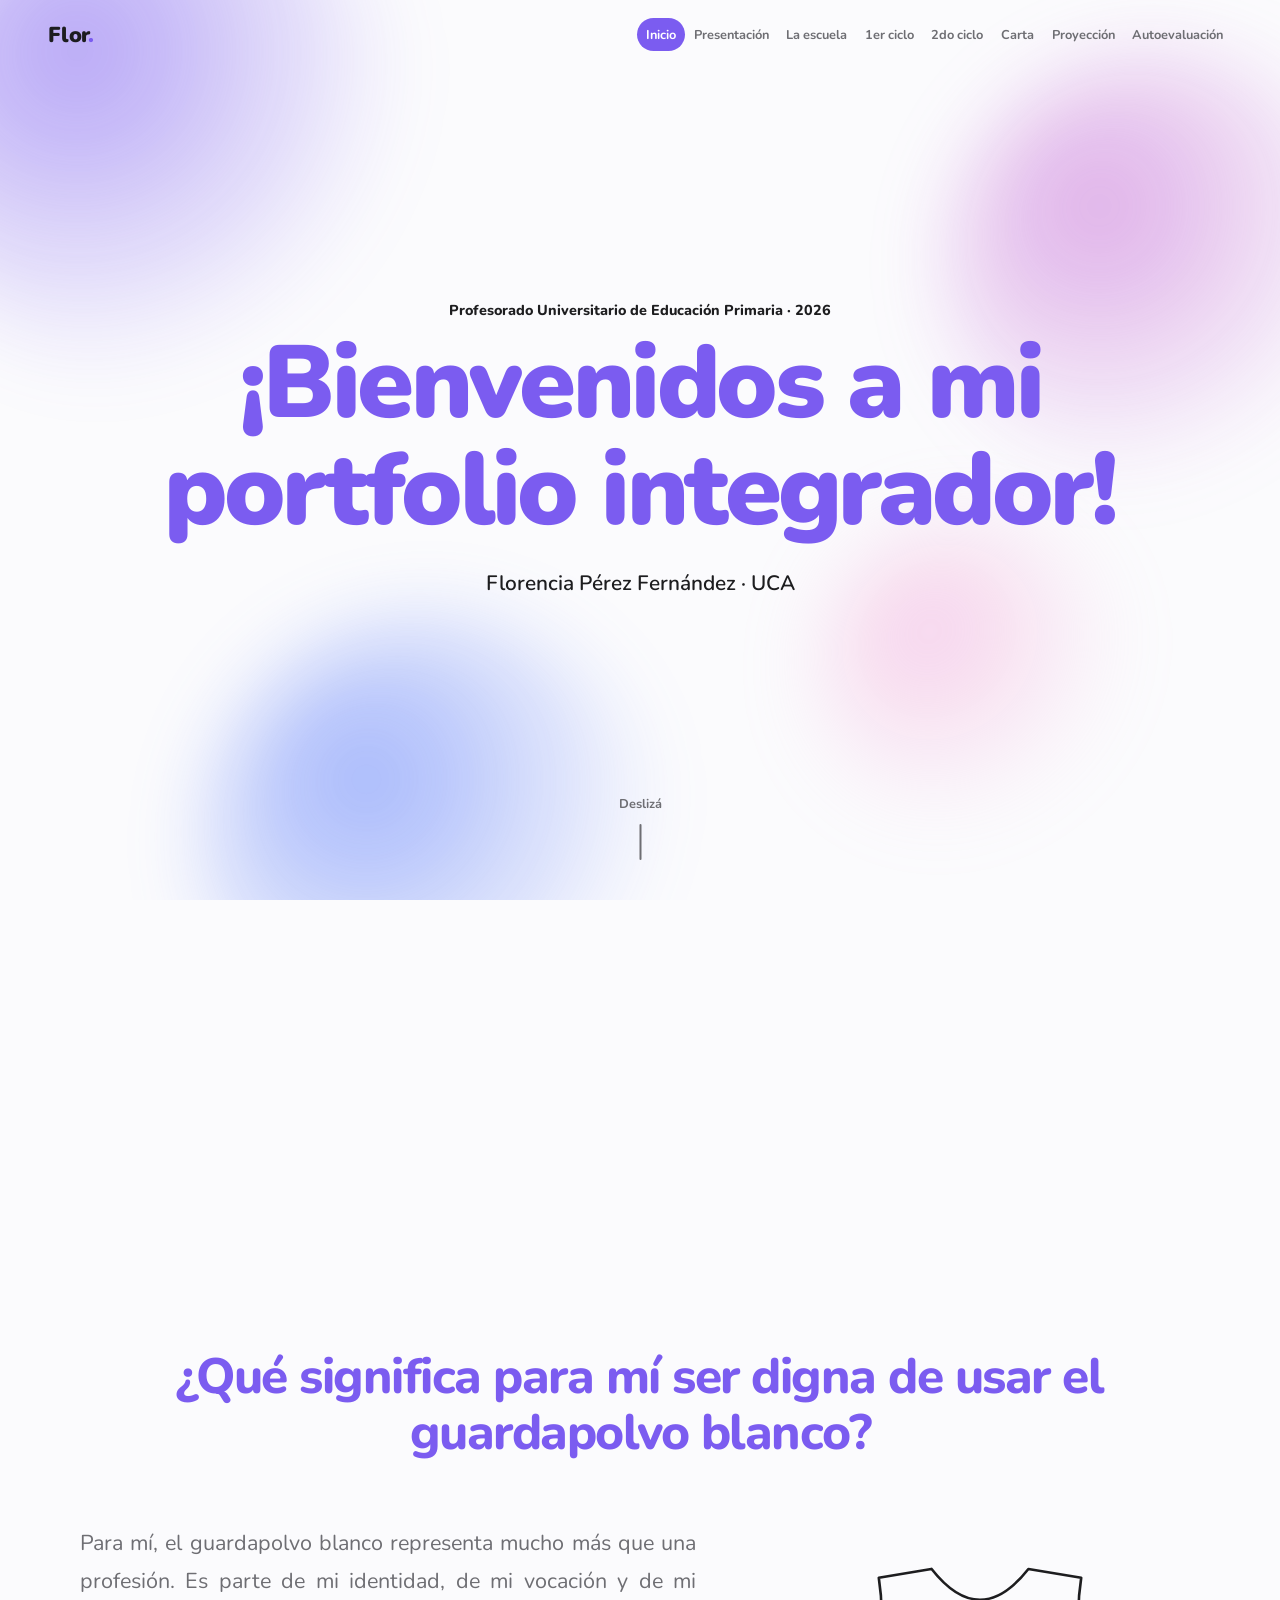
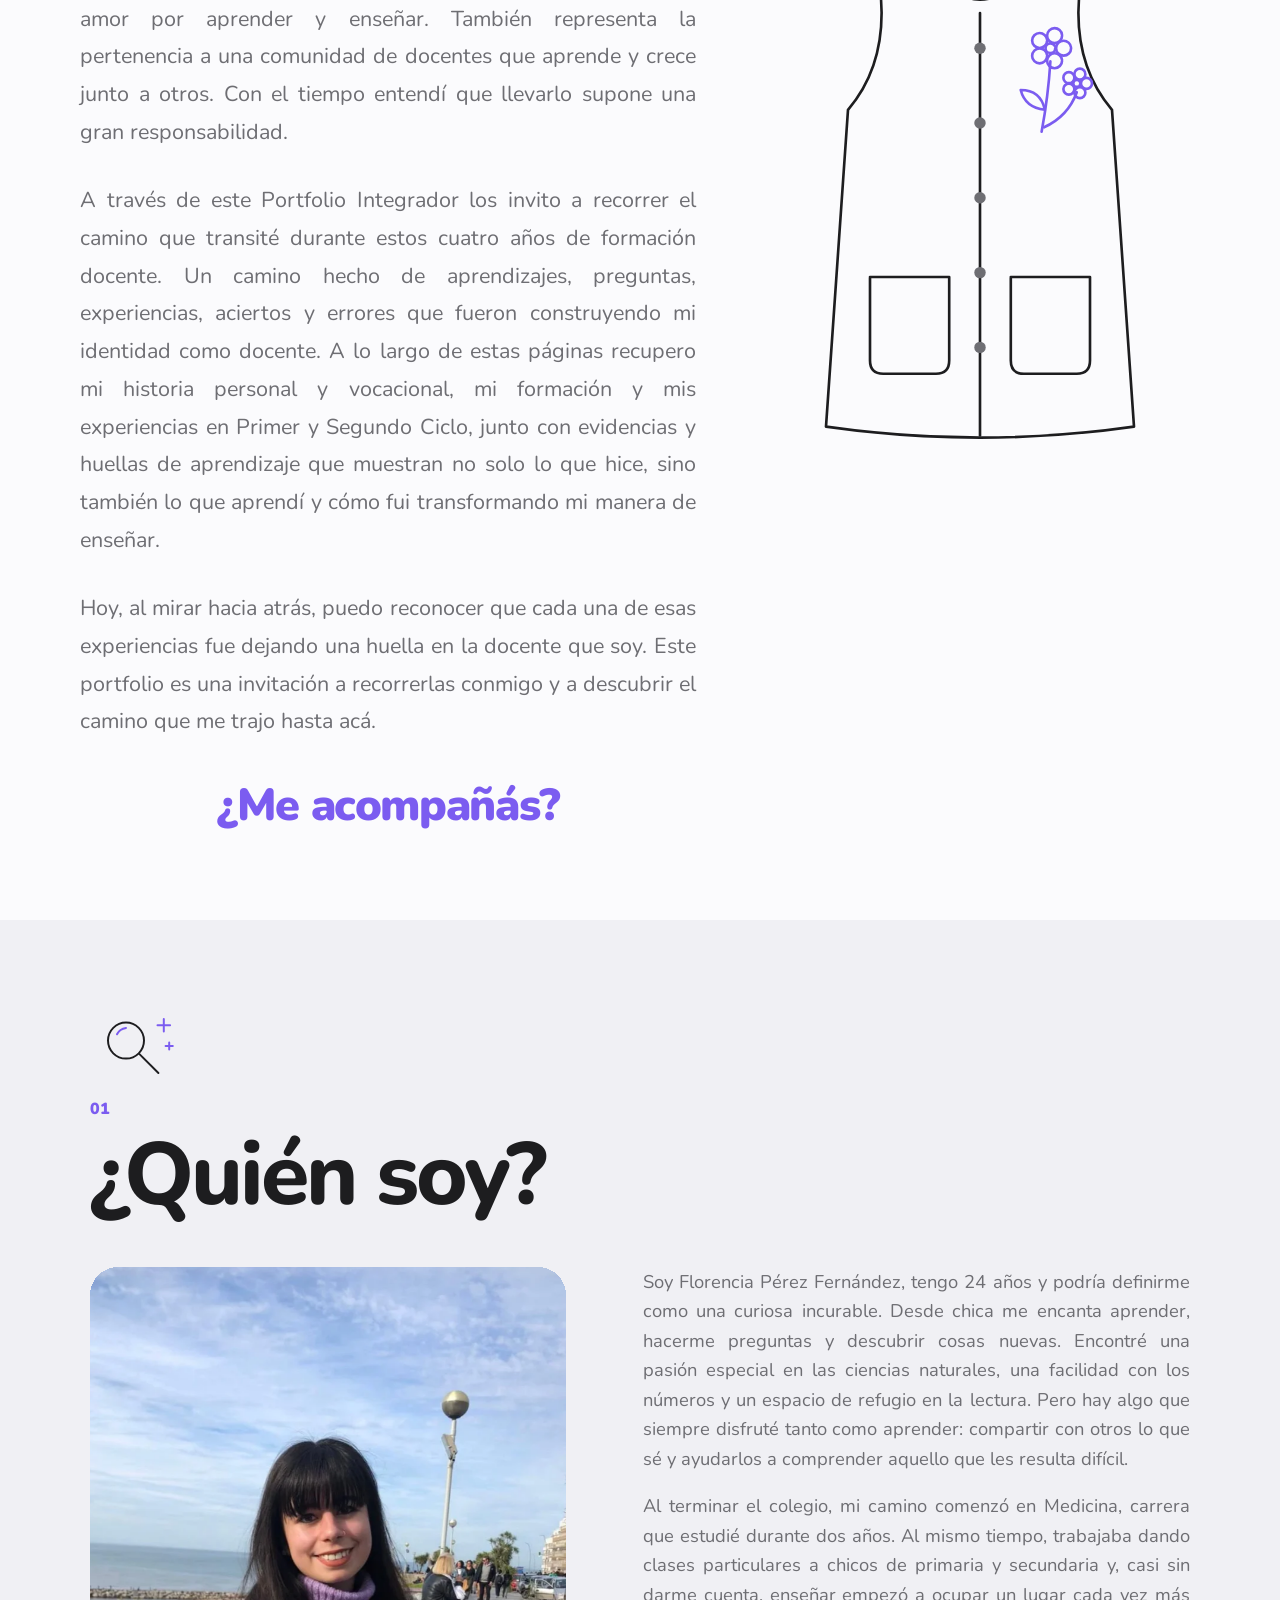
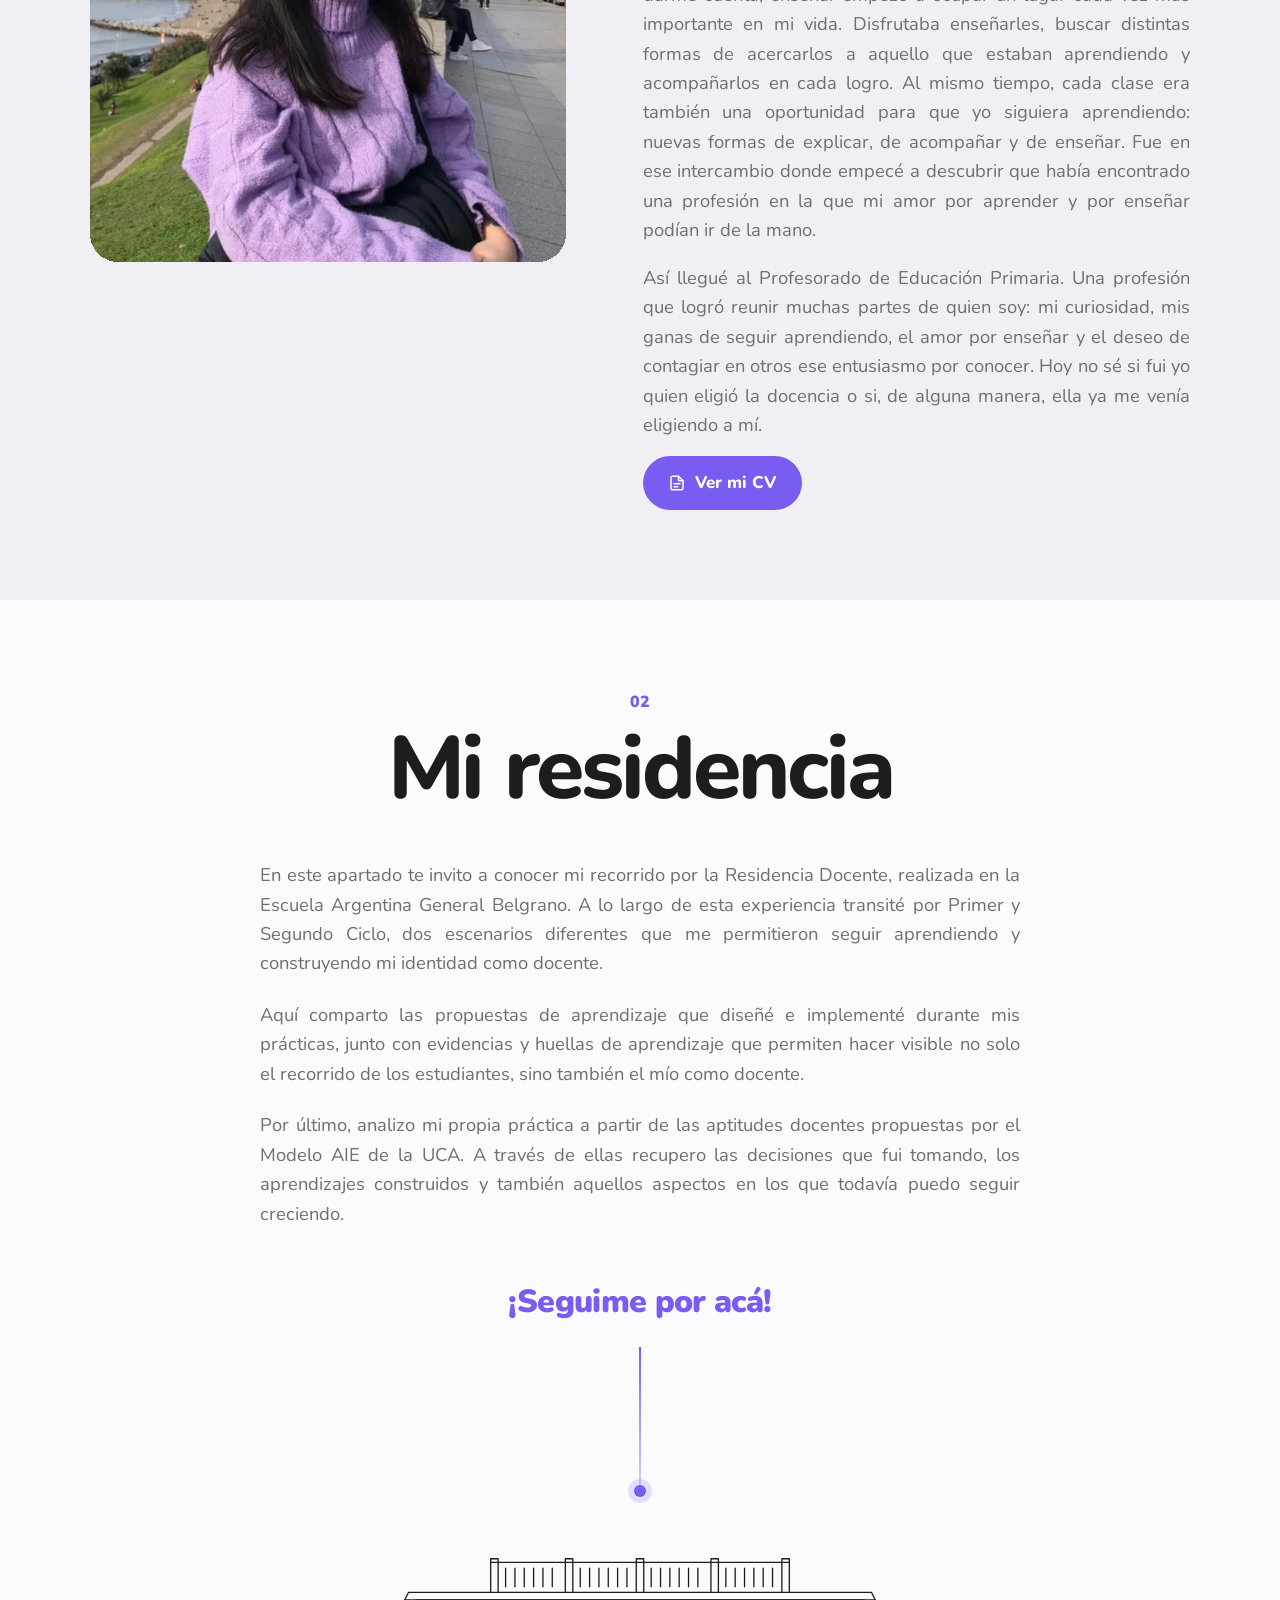
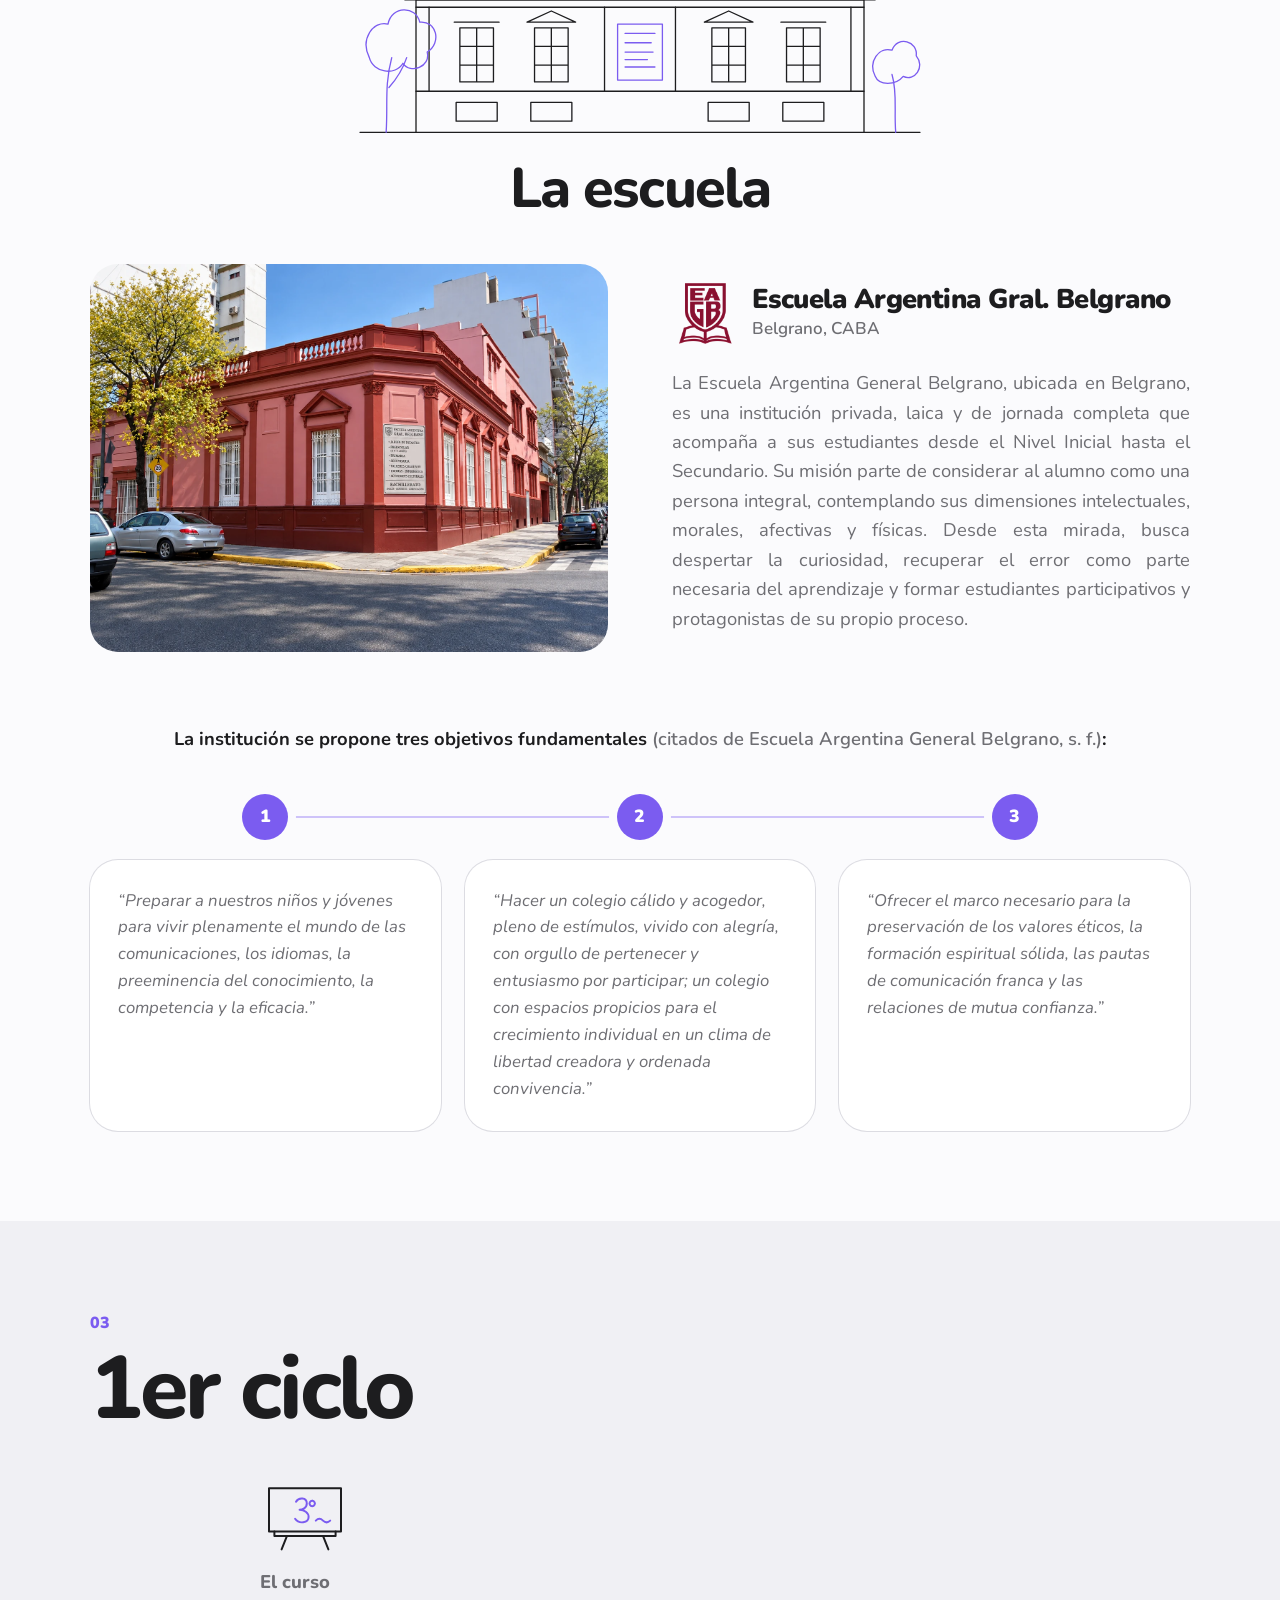
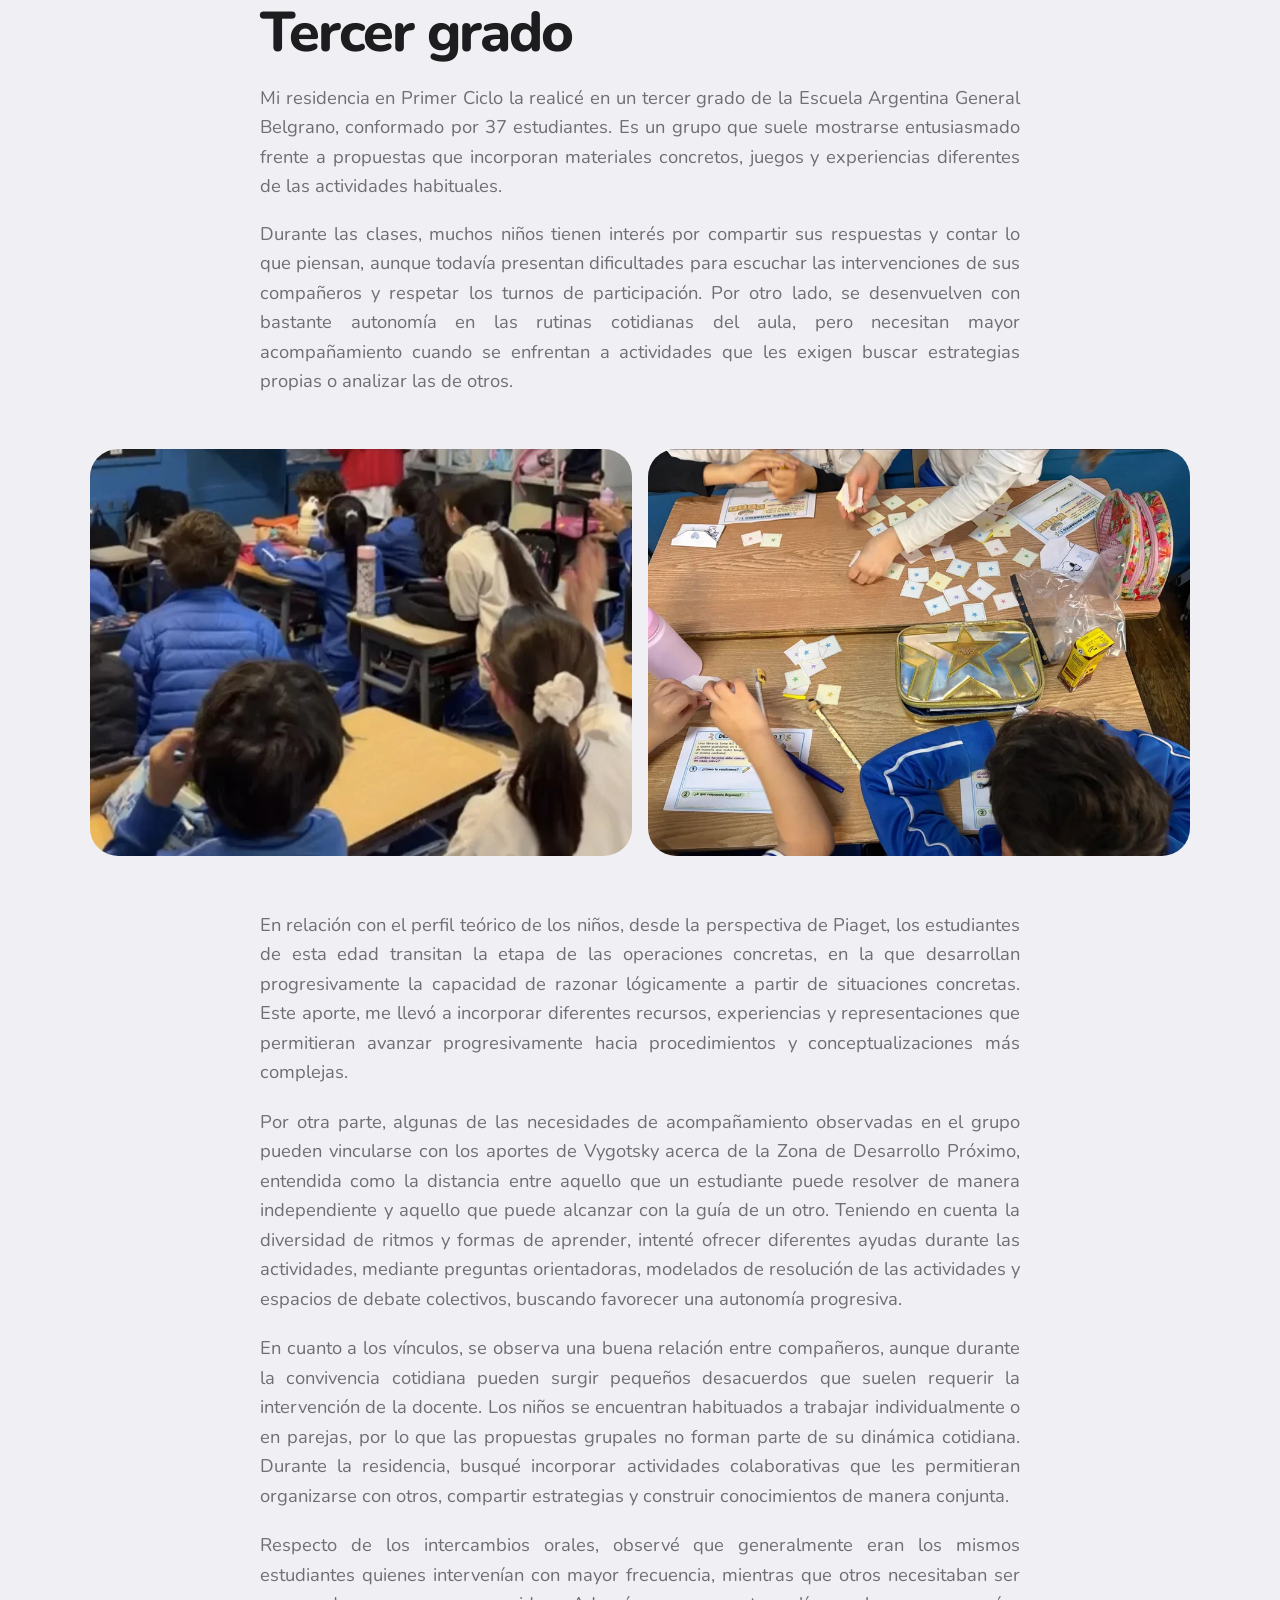
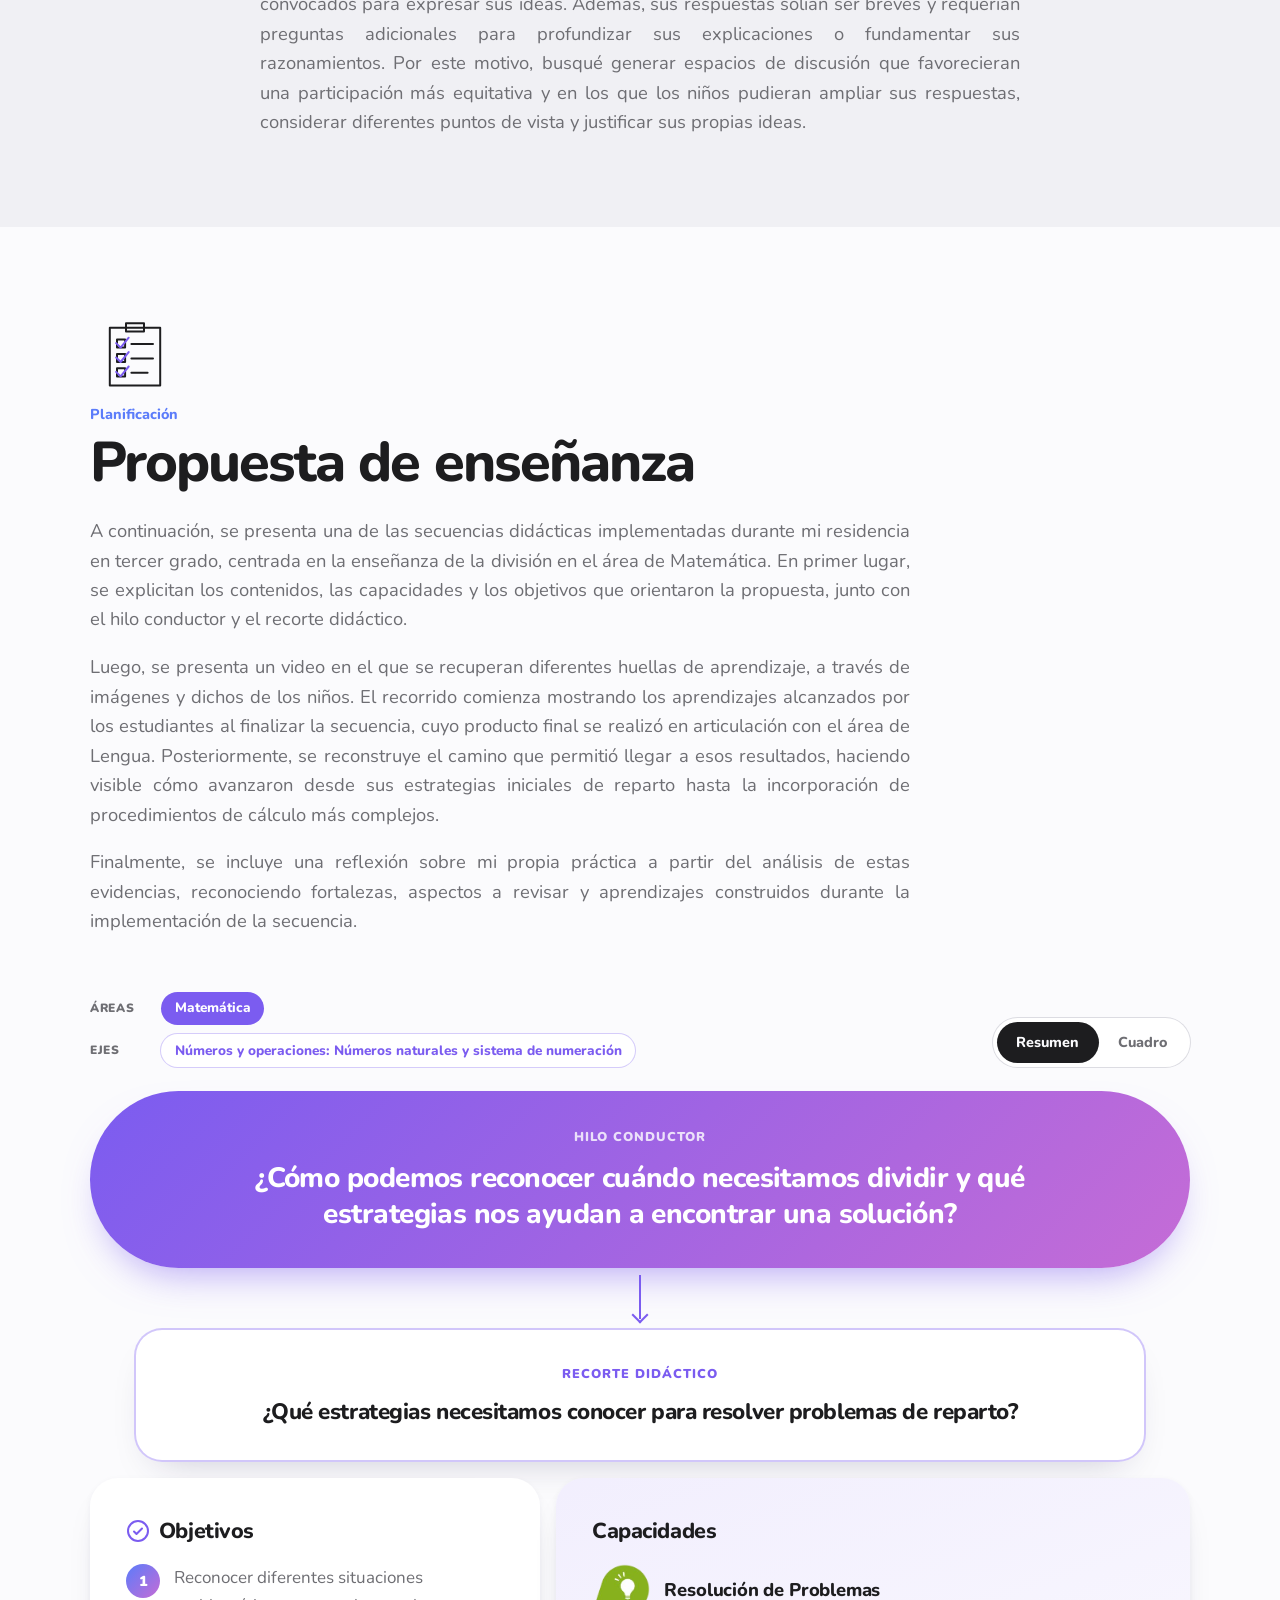
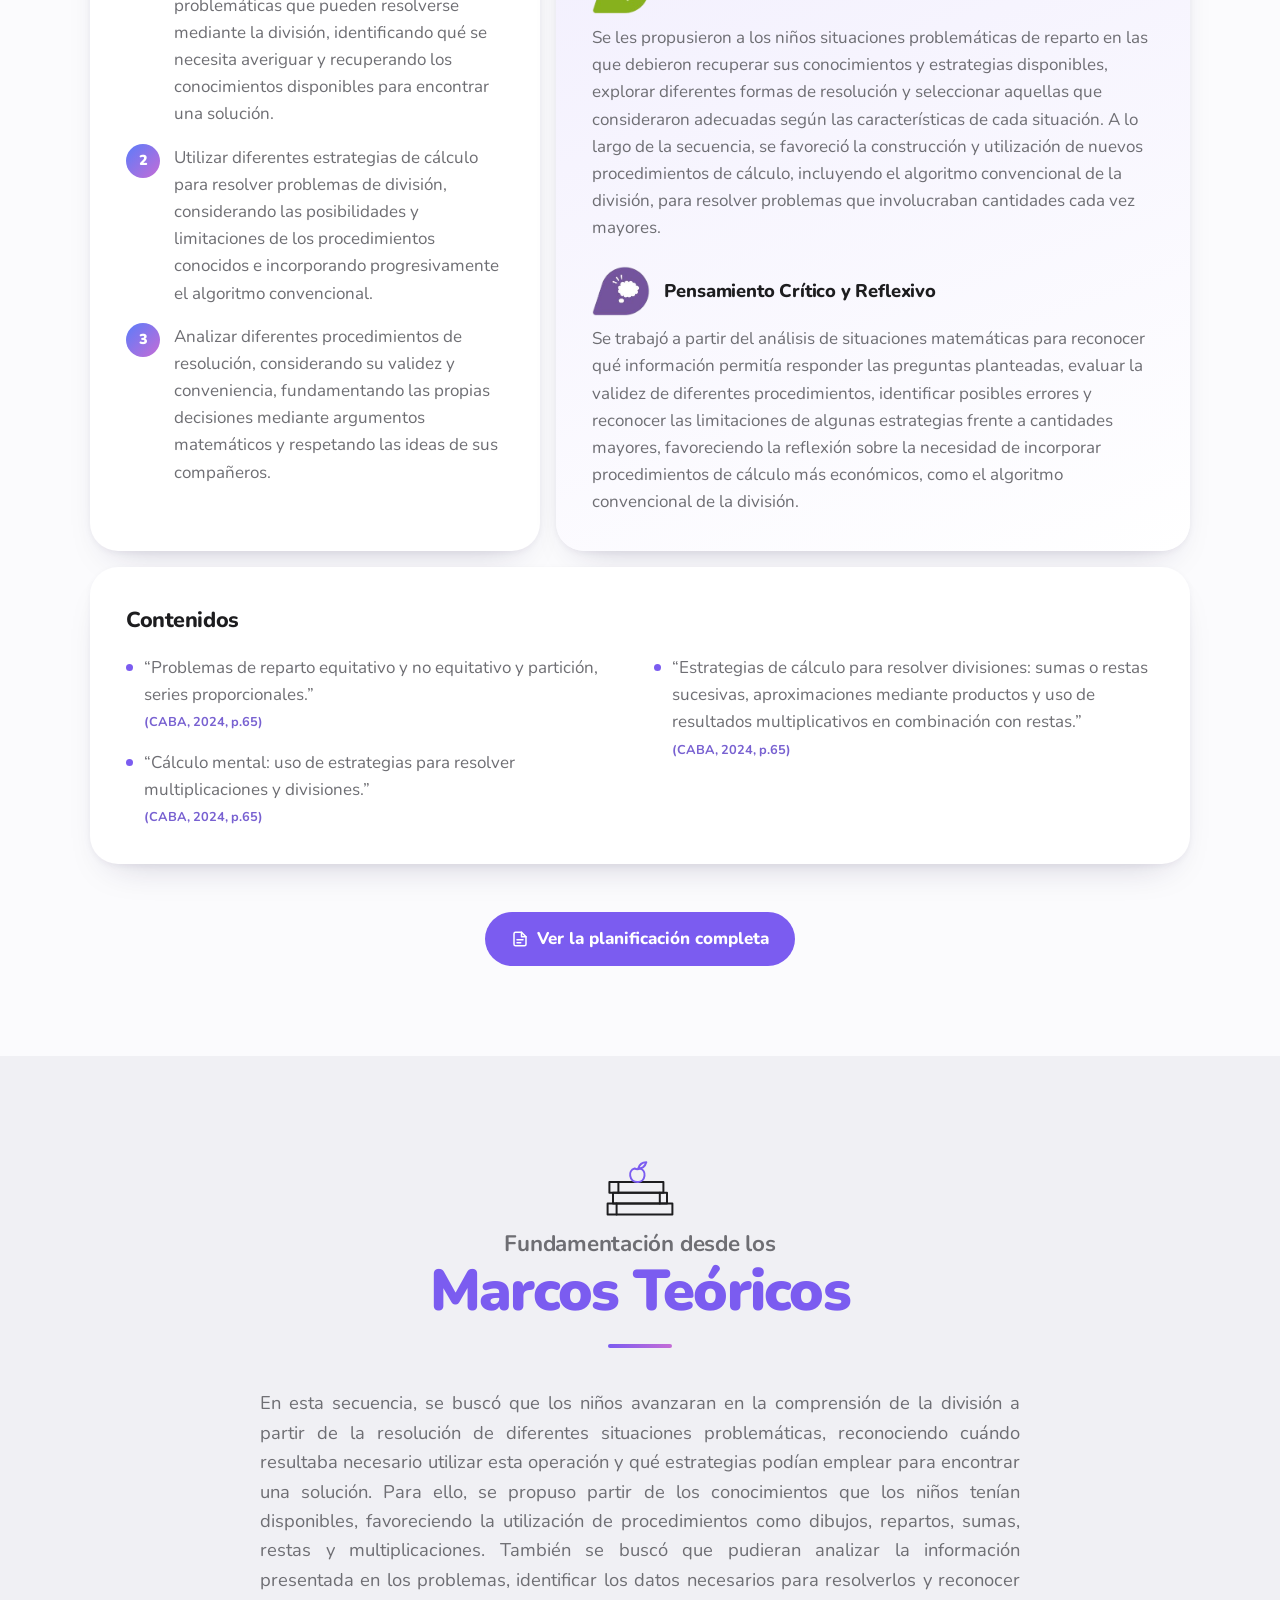
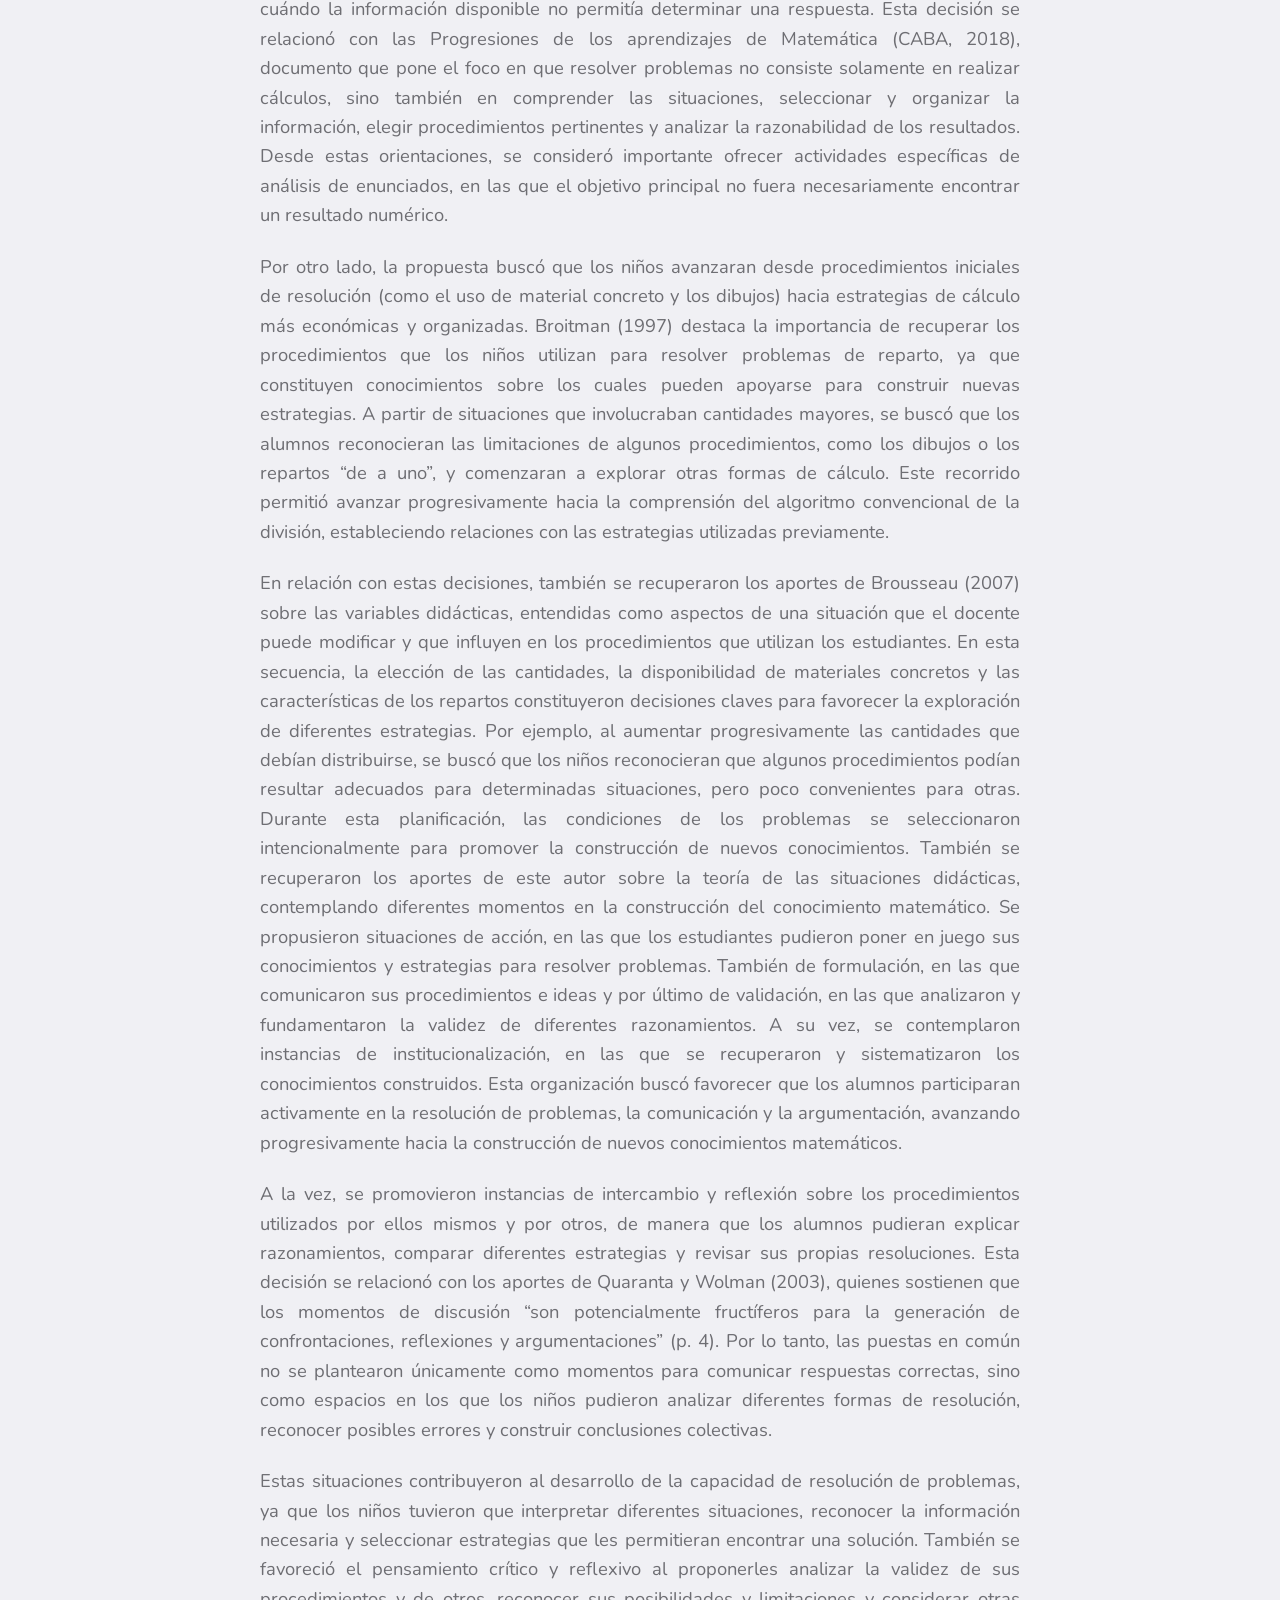
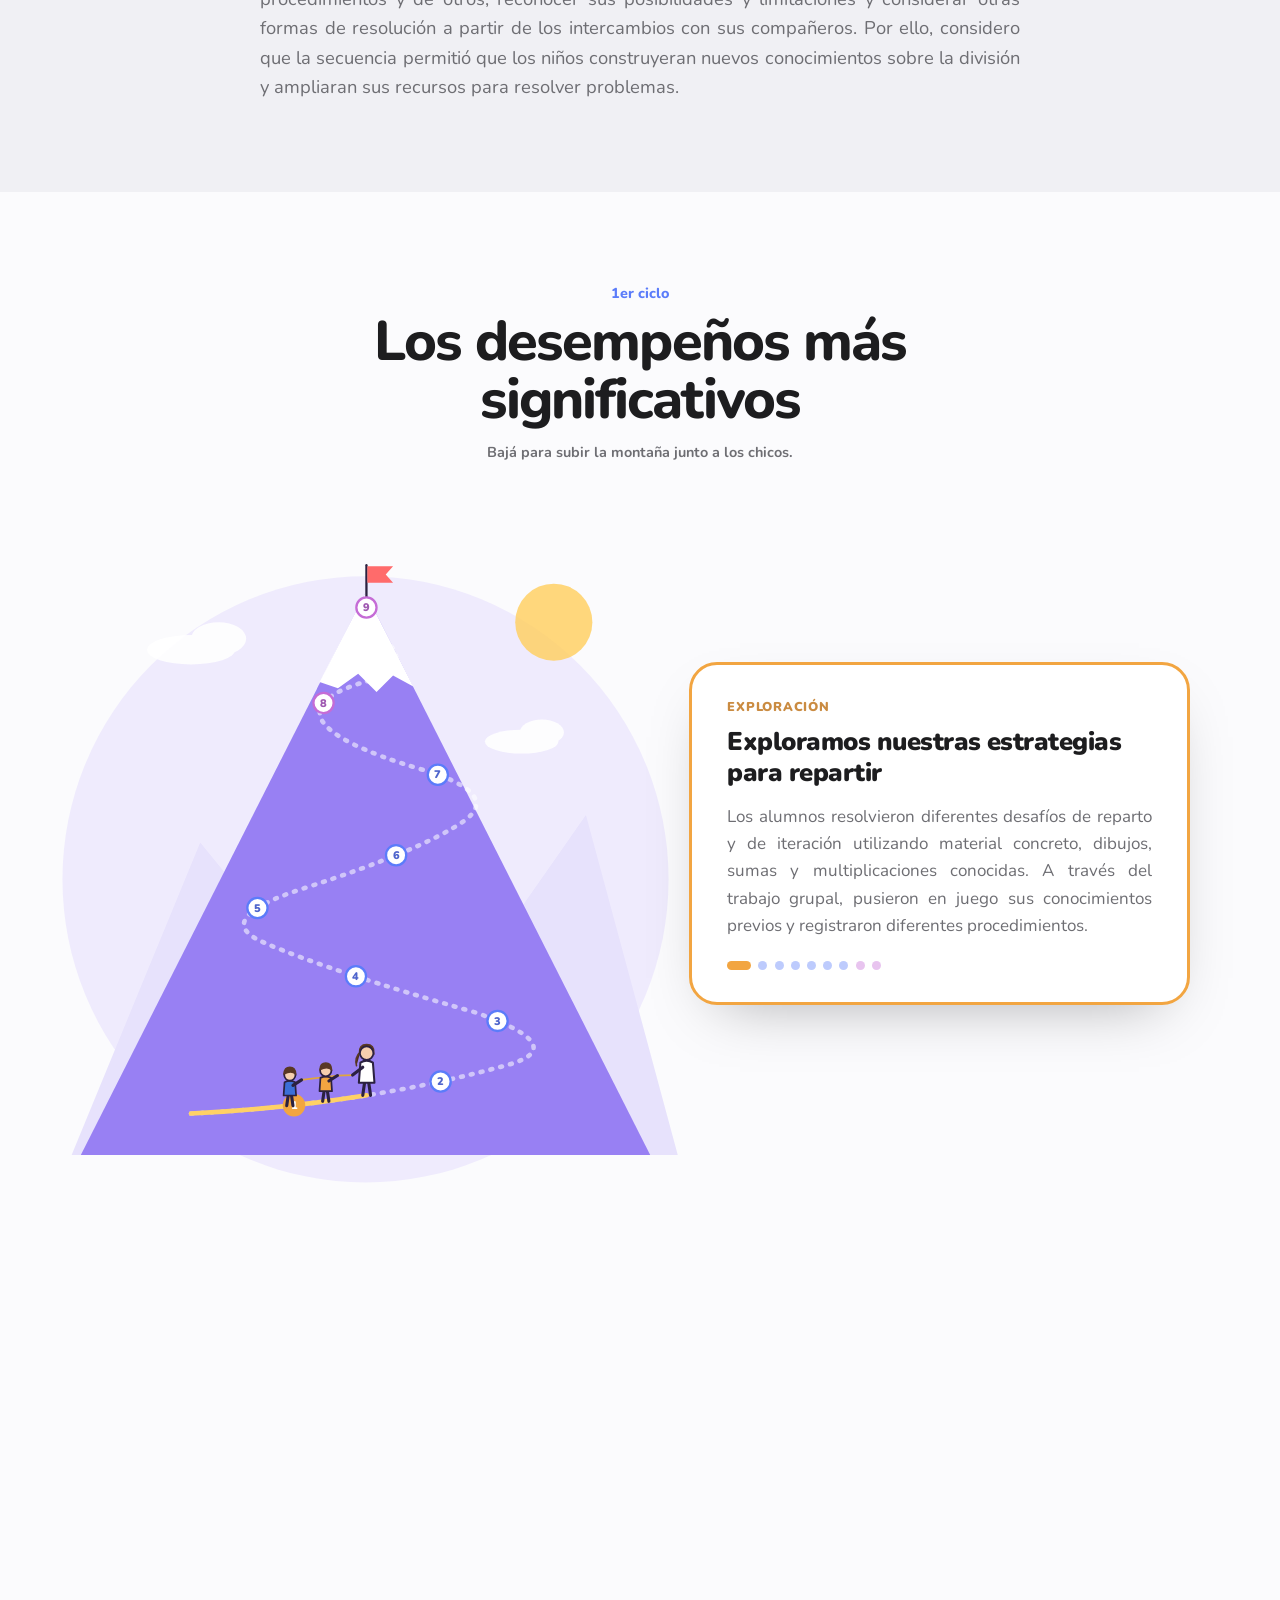
<file: clase.html>
<!DOCTYPE html>
<html lang="es">
<head>
  <meta charset="UTF-8">
  <meta name="viewport" content="width=device-width, initial-scale=1.0">
  <title>Clase | Flor</title>
  <link rel="icon" href="img/favicon.svg" type="image/svg+xml">
  <link rel="icon" href="img/favicon-32.png" type="image/png" sizes="32x32">
  <link rel="apple-touch-icon" href="img/apple-touch-icon.png">
  <meta name="theme-color" content="#7b5cf0">
  <link rel="preconnect" href="https://fonts.googleapis.com">
  <link rel="preconnect" href="https://fonts.gstatic.com" crossorigin>
  <link href="https://fonts.googleapis.com/css2?family=Nunito:wght@400;500;600;700;800;900&display=swap" rel="stylesheet">
  <link rel="stylesheet" href="css/styles.css?v=177">
</head>
<body>

  <!-- Esta página es una plantilla: el contenido de cada clase se edita en js/datos.js -->

  <header class="bar">
    <a href="index.html" class="bar__logo">Flor<span>.</span></a>
    <div class="bar__progress" id="progress"></div>
  </header>

  <main id="clase"></main>

  <footer class="footer footer--light">
    <span>Florencia Pérez Fernández · Residencia Docente 2026</span>
    <span>UCA</span>
  </footer>

  <div class="lightbox" id="lightbox" aria-hidden="true">
    <button class="lightbox__close" id="lightboxClose" aria-label="Cerrar">×</button>
    <img id="lightboxImg" alt="">
    <p id="lightboxCaption"></p>
  </div>

  <script src="js/datos.js?v=177"></script>
  <script src="js/comun.js?v=177"></script>
  <script src="js/clase.js?v=177"></script>
</body>
</html>
</file>
<file: css/styles.css>
/* =========================================================
   Colores y tipografía — los colores definitivos los vemos después
   ========================================================= */
:root {
  --bg: #fbfbfd;
  --bg-2: #f0f0f4;
  --card: #ffffff;
  --ink: #1d1d1f;
  --ink-2: #6e6e73;
  --line: #dcdce2;
  --accent: #5b7cfa;
  --accent-2: #c56cd6;
  --destacado: #7b5cf0;   /* color de los títulos destacados */
  --dark: #0c0c10;
  --dark-2: #1c1c22;
  --dark-ink: #f5f5f7;

  /* Colores de las fases de la trayectoria */
  --fase-1: #f2a541;
  --fase-2: #5b7cfa;
  --fase-3: #c56cd6;

  --font: "Nunito", ui-rounded, system-ui, sans-serif;
  --gutter: clamp(1rem, 5vw, 3rem);
  --radius: 28px;
}

*, *::before, *::after { box-sizing: border-box; margin: 0; padding: 0; }

html { scroll-behavior: auto; } /* el deslizamiento lo hace js/comun.js */

body {
  background: var(--bg);
  color: var(--ink);
  font-family: var(--font);
  font-size: 1.0625rem;
  line-height: 1.6;
  -webkit-font-smoothing: antialiased;
  overflow-x: clip;
}

img { max-width: 100%; display: block; }
a { color: inherit; text-decoration: none; }
button { font: inherit; color: inherit; cursor: pointer; border: 0; background: none; }

h1, h2, h3 { font-weight: 800; letter-spacing: -0.035em; line-height: 1.04; }
h2 { font-size: clamp(2.5rem, 7vw, 5.5rem); }
h3 { font-size: clamp(1.5rem, 3vw, 2.1rem); }
.h-lg { font-size: clamp(2rem, 4.5vw, 3.5rem); }
p + p { margin-top: 1em; }

.kicker { font-size: .9rem; font-weight: 800; color: var(--accent); margin-bottom: .5rem; }
.lead { font-size: clamp(1.5rem, 3vw, 2.2rem); font-weight: 800; letter-spacing: -0.02em; line-height: 1.2; margin-bottom: 1.25rem; }

/* Texto destacado en color (títulos principales) */
.destacado { color: var(--destacado); }

.ph {
  width: 100%; height: 100%;
  display: grid; place-items: center;
  background: linear-gradient(135deg, #dfe4f5, #eadff0);
  color: var(--ink-2); font-weight: 700;
}

.btn {
  background: var(--ink); color: var(--bg);
  font-weight: 800; padding: .85rem 1.6rem; border-radius: 999px;
  transition: transform .2s, opacity .2s;
}
.btn:hover { transform: scale(1.04); }
.btn:active { transform: scale(.97); }

/* Botón y visor del CV (Presentación) */
.btn--cv {
  display: inline-flex; align-items: center; gap: .55rem;
  margin-top: 1rem; background: var(--destacado); color: #fff;
}
.cv-modal {
  width: min(900px, 100% - 2rem); height: min(92vh, 1200px); max-width: none; max-height: none;
  margin: auto; padding: 0; border: 0; border-radius: 20px; overflow: hidden;
  background: var(--card); box-shadow: 0 30px 80px rgba(0, 0, 0, .35);
  display: none; flex-direction: column;
}
.cv-modal[open] { display: flex; animation: viewIn .35s cubic-bezier(.2, .7, .2, 1); }
.cv-modal::backdrop { background: rgba(12, 12, 16, .7); backdrop-filter: blur(4px); }
.cv-modal__bar {
  display: flex; align-items: center; gap: .75rem;
  padding: .75rem .75rem .75rem 1.25rem; border-bottom: 1px solid var(--line);
}
.cv-modal__bar strong { margin-right: auto; font-weight: 800; }
.cv-modal__bar .btn--cv { margin-top: 0; padding: .6rem 1.2rem; font-size: .95rem; }
.cv-modal__close { width: 2.5rem; height: 2.5rem; border-radius: 50%; font-size: 1.8rem; line-height: 1; color: var(--ink-2); }
.cv-modal__close:hover { background: var(--bg-2); color: var(--ink); }
.cv-modal__pdf { flex: 1; width: 100%; border: 0; background: var(--bg-2); }

.pill {
  display: inline-block; align-self: flex-start;
  background: var(--bg-2); color: var(--accent);
  font-weight: 800; font-size: .85rem;
  padding: .3rem .9rem; border-radius: 999px;
}

/* =========================================================
   Menú
   ========================================================= */
.bar {
  position: fixed; top: 0; left: 0; right: 0; z-index: 50;
  max-width: 100vw; margin: 0 auto;
  display: flex; justify-content: space-between; align-items: center;
  padding: 1.1rem var(--gutter);
  border-radius: 0;
  transition: top .5s cubic-bezier(.2, .7, .2, 1), left .5s cubic-bezier(.2, .7, .2, 1), right .5s cubic-bezier(.2, .7, .2, 1),
              max-width .5s cubic-bezier(.2, .7, .2, 1), padding .5s cubic-bezier(.2, .7, .2, 1), border-radius .5s, color .4s;
}
/* El fondo va en una capa aparte: si el blur estuviera en .bar,
   el menú del celular (position: fixed) quedaría atrapado adentro */
.bar::before {
  content: ""; position: absolute; inset: 0; z-index: -1;
  border-radius: inherit;
  background: rgba(251, 251, 253, 0);
  transition: background .4s, box-shadow .4s;
}

/* Al bajar: cápsula flotante */
.bar.is-compact {
  top: 12px; left: var(--gutter); right: var(--gutter);
  max-width: 980px;
  padding: .65rem .75rem .65rem 1.5rem;
  border-radius: 999px;
}
.bar.is-compact::before {
  background: rgba(255, 255, 255, .78);
  backdrop-filter: saturate(180%) blur(18px);
  -webkit-backdrop-filter: saturate(180%) blur(18px);
  box-shadow: 0 12px 32px -14px rgba(0, 0, 0, .28), 0 0 0 1px rgba(0, 0, 0, .05);
}

.bar__logo { font-weight: 900; font-size: 1.35rem; letter-spacing: -0.03em; position: relative; z-index: 2; }
.bar__logo span { color: var(--destacado); }
.bar__nav { display: flex; gap: .25rem; }
.bar__nav a {
  font-size: .88rem; font-weight: 700; color: var(--ink-2); white-space: nowrap;
  padding: .45rem .8rem; border-radius: 999px;
  transition: color .2s, background .2s;
}
/* Con muchas secciones, en pantallas medianas el menú se compacta para entrar en una línea */
@media (min-width: 1051px) and (max-width: 1320px) {
  .bar__nav { gap: 0; }
  .bar__nav a { font-size: .8rem; padding: .4rem .55rem; }
}
/* Submenú de 2do ciclo: columna de puntitos a la derecha; el nombre aparece al pasar
   el mouse y el de la sección actual queda visible */
.subnav {
  position: fixed; right: 1.1rem; top: 50%; z-index: 40;
  display: flex; flex-direction: column; align-items: flex-end; gap: .15rem;
  opacity: 0; pointer-events: none; transform: translate(8px, -50%);
  transition: opacity .3s, transform .3s cubic-bezier(.2, .7, .2, 1);
}
.subnav.is-visible { opacity: 1; pointer-events: auto; transform: translate(0, -50%); }
.subnav a { display: flex; align-items: center; justify-content: flex-end; gap: .55rem; padding: .3rem 0; }
.subnav a[hidden] { display: none; }
.subnav a::after {
  content: ""; width: 7px; height: 7px; border-radius: 999px; flex-shrink: 0;
  background: color-mix(in srgb, var(--ink-2) 45%, transparent);
  transition: height .25s, background .25s;
}
.subnav__texto {
  font-size: .72rem; font-weight: 800; color: var(--ink-2); white-space: nowrap;
  padding: .15rem .45rem; border-radius: 6px; background: color-mix(in srgb, var(--bg) 85%, transparent);
  opacity: 0; transform: translateX(4px); transition: opacity .2s, transform .2s, color .2s;
}
.subnav a:hover .subnav__texto, .subnav a:focus-visible .subnav__texto { opacity: 1; transform: none; }
.subnav a:hover::after { background: var(--ink-2); }
.subnav a.is-active::after { height: 20px; background: var(--destacado); }
.subnav a.is-active .subnav__texto { opacity: 1; transform: none; color: var(--destacado); }
@media (max-width: 1050px) { .subnav { display: none; } }

/* Cartelito fijo que dice en qué ciclo estás */
.ciclo-tag {
  position: fixed; right: var(--gutter); bottom: 1.1rem; z-index: 40;
  display: flex; align-items: center; gap: .65rem;
  padding: .45rem 1.1rem .45rem .45rem; border-radius: 999px;
  background: rgba(255, 255, 255, .82);
  backdrop-filter: saturate(180%) blur(18px); -webkit-backdrop-filter: saturate(180%) blur(18px);
  box-shadow: 0 12px 32px -14px rgba(0, 0, 0, .28), 0 0 0 1px rgba(0, 0, 0, .05);
  opacity: 0; pointer-events: none; transform: translateY(14px) scale(.96);
  transition: opacity .35s, transform .45s cubic-bezier(.2, .7, .2, 1);
}
.ciclo-tag.is-visible { opacity: 1; pointer-events: auto; transform: none; }
.ciclo-tag__grado {
  display: grid; place-items: center; width: 2.4rem; height: 2.4rem; border-radius: 50%;
  background: var(--destacado); color: #fff; font-weight: 900; font-size: 1.05rem; letter-spacing: -0.03em;
}
.ciclo-tag__texto { display: flex; flex-direction: column; line-height: 1.15; }
.ciclo-tag__texto strong { font-weight: 900; font-size: .95rem; color: var(--ink); }
.ciclo-tag__texto small { font-weight: 700; font-size: .72rem; color: var(--ink-2); }
.ciclo-tag__grado, .ciclo-tag__texto { transition: opacity .22s, transform .22s; }
.ciclo-tag.is-cambiando .ciclo-tag__grado { opacity: 0; transform: rotateY(90deg); }
.ciclo-tag.is-cambiando .ciclo-tag__texto { opacity: 0; transform: translateY(6px); }
@media (max-width: 640px) {
  .ciclo-tag { bottom: .8rem; padding: .35rem .9rem .35rem .35rem; gap: .5rem; }
  .ciclo-tag__grado { width: 2rem; height: 2rem; font-size: .9rem; }
}

.bar__nav a:hover { color: var(--ink); background: rgba(0, 0, 0, .05); }
.bar__nav a.is-active { color: #fff; background: var(--destacado); }

.bar__progress {
  position: absolute; left: 0; right: 0; bottom: 0; height: 2px;
  background: var(--destacado);
  transform-origin: left; transform: scaleX(0);
  transition: left .5s, right .5s, opacity .4s;
}
/* En la cápsula, la barrita de progreso queda dentro de las puntas redondeadas */
.bar.is-compact .bar__progress { left: 1.5rem; right: 1.5rem; bottom: 3px; border-radius: 2px; }

.bar.is-dark { color: var(--dark-ink); }
.bar.is-dark::before { background: rgba(28, 28, 34, .72); box-shadow: 0 12px 32px -14px rgba(0, 0, 0, .6), 0 0 0 1px rgba(255, 255, 255, .08); }
.bar.is-dark .bar__nav a { color: #a1a1a6; }
.bar.is-dark .bar__nav a:hover { color: var(--dark-ink); background: rgba(255, 255, 255, .08); }
.bar.is-dark .bar__nav a.is-active { color: #fff; background: var(--destacado); }
.bar.is-dark .bar__toggle span { background: var(--dark-ink); }

.bar__toggle { display: none; width: 28px; height: 20px; position: relative; z-index: 2; }
.bar__toggle span { position: absolute; left: 0; width: 100%; height: 2px; border-radius: 2px; background: var(--ink); transition: transform .3s, top .3s; }
.bar__toggle span:first-child { top: 5px; }
.bar__toggle span:last-child { top: 13px; }
.bar__toggle[aria-expanded="true"] span:first-child { top: 9px; transform: rotate(45deg); }
.bar__toggle[aria-expanded="true"] span:last-child { top: 9px; transform: rotate(-45deg); }

/* =========================================================
   Estructura general
   ========================================================= */
.block { padding: 10vh var(--gutter); }
.block--alt { background: var(--bg-2); }
/* En la parte oscura: un negro apenas distinto para separar secciones seguidas */
.block--dark-alt { background: #16161c; }
.block--dark-head { padding-bottom: 0; }
.narrow { max-width: 760px; margin: 0 auto; }
.narrow p:not(.lead) { font-size: 1.15rem; color: var(--ink-2); }

.chapter-head { max-width: 1100px; margin: 0 auto 5vh; }
.chapter-head--center { text-align: center; }
.chapter-num { display: block; font-weight: 900; font-size: 1rem; color: var(--destacado); margin-bottom: .5rem; }

/* Escenas: contenedor alto + contenido pegado a la pantalla */
.scene { position: relative; height: var(--h, 200vh); }
.sticky {
  position: sticky; top: 0;
  height: 100vh; height: 100svh;
  overflow: hidden;
  display: grid; place-items: center;
  padding: 0 var(--gutter);
}

/* Aparece al entrar y se va al salir */
.fade { opacity: 0; transform: translateY(40px) scale(.98); transition: opacity 1s ease, transform 1s cubic-bezier(.2, .7, .2, 1); }
.fade.is-visible { opacity: 1; transform: none; }

/* =========================================================
   Inicio
   ========================================================= */
.hero { position: relative; z-index: 1; text-align: center; will-change: transform, opacity; }

/* Manchas de color que flotan detrás de la portada */
.blobs { position: absolute; inset: 0; overflow: hidden; pointer-events: none; will-change: opacity; }
.blob {
  position: absolute; border-radius: 50%;
  width: var(--s); height: var(--s);
  background: radial-gradient(circle at 35% 35%, var(--c), transparent 70%);
  filter: blur(40px); opacity: .55;
  animation: flotar var(--t) ease-in-out infinite alternate;
}
.blob--1 { --c: var(--destacado); --s: 40vmax; --t: 9s;  top: -10vmax; left: -8vmax; }
.blob--2 { --c: var(--accent-2);  --s: 34vmax; --t: 11s; top: 6vh; right: -8vmax; animation-name: flotar-2; animation-delay: -3s; }
.blob--3 { --c: var(--accent);    --s: 36vmax; --t: 12s; bottom: -14vmax; left: 16vw; animation-delay: -6s; }
.blob--4 { --c: #f2a7d8;          --s: 24vmax; --t: 8s;  bottom: 8vh; right: 12vw; animation-name: flotar-2; animation-delay: -2s; opacity: .5; }
@keyframes flotar {
  0%   { transform: translate(0, 0) scale(1); }
  33%  { transform: translate(22vw, 12vh) scale(1.15); }
  66%  { transform: translate(-10vw, 22vh) scale(.9); }
  100% { transform: translate(14vw, -8vh) scale(1.08); }
}
@keyframes flotar-2 {
  0%   { transform: translate(0, 0) scale(1); }
  33%  { transform: translate(-20vw, 14vh) scale(.9); }
  66%  { transform: translate(-6vw, -14vh) scale(1.15); }
  100% { transform: translate(-24vw, 4vh) scale(1); }
}
.hero__title { font-size: clamp(3.5rem, 14vw, 11rem); font-weight: 900; }
.hero .kicker, .hero .hero__sub { color: var(--ink); }
.hero__title--long { font-size: clamp(2.6rem, 8vw, 7rem); max-width: 1100px; margin-inline: auto; }
.hero__sub { margin-top: 1.5rem; font-size: clamp(1rem, 2vw, 1.3rem); color: var(--ink-2); font-weight: 600; }
.hint {
  position: absolute; bottom: 2.5rem; left: 50%; transform: translateX(-50%);
  display: flex; flex-direction: column; align-items: center; gap: .6rem;
  font-size: .8rem; font-weight: 700; color: var(--ink-2);
}
.hint span { width: 2px; height: 36px; border-radius: 2px; background: var(--ink-2); animation: hint 1.6s ease-in-out infinite; transform-origin: top; }
@keyframes hint { 0% { transform: scaleY(0); } 50% { transform: scaleY(1); } 100% { transform: scaleY(0); transform-origin: bottom; } }

/* =========================================================
   Presentación personal
   ========================================================= */
.intro {
  max-width: 1100px; margin: 0 auto;
  display: grid; grid-template-columns: 1fr 1.15fr; gap: clamp(2rem, 6vw, 5rem); align-items: center;
}
.intro__photo { aspect-ratio: 4 / 5; border-radius: var(--radius); overflow: hidden; }
.intro__photo [data-parallax] { height: 120%; margin-top: -10%; object-fit: cover; width: 100%; will-change: transform; }
/* Foto de Florencia: la cara está a la derecha en el original; se corre la foto (sin zoom) para que quede al medio */
.intro__photo .foto-flor { object-position: 88% 50%; }
.intro__text p:not(.lead) { font-size: 1.15rem; color: var(--ink-2); }

/* Texto largo: la foto queda fija al costado mientras se lee */
.intro--largo { align-items: start; }
.intro--largo .intro__photo { position: sticky; top: 90px; }

/* Párrafos justificados */
.texto-justificado p { text-align: justify; hyphens: auto; -webkit-hyphens: auto; }

/* =========================================================
   1er ciclo (en construcción)
   ========================================================= */
.wip { max-width: 640px; margin: 0 auto; text-align: center; display: flex; flex-direction: column; align-items: center; gap: 2rem; }
.wip__cone { font-size: clamp(4rem, 12vw, 7rem); line-height: 1; animation: float 3s ease-in-out infinite; }
.wip__cone.is-wobbling { animation: wobble .6s ease; }
.wip__msg { font-size: clamp(1.5rem, 3.5vw, 2.25rem); font-weight: 800; letter-spacing: -0.02em; line-height: 1.2; min-height: 2.4em; transition: opacity .25s, transform .25s; }
.wip__msg.is-changing { opacity: 0; transform: translateY(10px); }
@keyframes float { 50% { transform: translateY(-10px); } }
@keyframes wobble { 20% { transform: rotate(-15deg) scale(1.1); } 40% { transform: rotate(12deg); } 60% { transform: rotate(-8deg); } 80% { transform: rotate(4deg); } }

/* =========================================================
   2do ciclo · Escuela y curso
   ========================================================= */
.escuela {
  display: flex; align-items: center; gap: 1rem;
}
.escuela__logo { width: 64px; height: auto; flex-shrink: 0; }
.escuela strong { display: block; font-size: clamp(1.3rem, 2.5vw, 1.7rem); font-weight: 900; letter-spacing: -0.02em; line-height: 1.15; }
.escuela span { color: var(--ink-2); font-weight: 600; }

/* Foto + texto lado a lado (La escuela / 2do ciclo) */
.foto-texto {
  max-width: 1100px; margin: 0 auto;
  display: grid; grid-template-columns: repeat(2, minmax(0, 1fr)); gap: clamp(2rem, 5vw, 4rem); align-items: center;
}
.foto-texto--reverse .foto-texto__foto { order: 2; }
.foto-texto__foto { margin: 0; }
.foto-texto__foto img, .foto-texto__foto .ph { width: 100%; aspect-ratio: 4 / 3; object-fit: cover; border-radius: var(--radius); }
.foto-texto__foto figcaption { margin-top: .7rem; font-weight: 800; color: var(--ink-2); }
.foto-texto .texto-justificado p:not(.lead) { font-size: 1.15rem; color: var(--ink-2); }
.escuela { margin-bottom: 1.5rem; }

/* El curso (2do ciclo) */
.curso .h-lg { margin-bottom: 1.25rem; }
.curso p:not(.kicker) + p { margin-top: 1em; }
.curso__fotos {
  max-width: 1100px; margin: 6vh auto;
  display: grid; grid-template-columns: repeat(2, minmax(0, 1fr)); gap: 1rem;
}
.curso__fotos figure { margin: 0; overflow: hidden; border-radius: var(--radius); }
/* display:block + cover: la foto llena todo el marco, sin bordes ni franjas */
.curso__fotos img, .curso__fotos .ph { display: block; width: 100%; height: 100%; aspect-ratio: 4 / 3; object-fit: cover; }
.curso__perfil > div + div { margin-top: 1.2em; }

/* Mi residencia: intro + línea que baja hasta "La escuela" */
.residencia { padding-bottom: 0; }
.residencia .narrow p + p { margin-top: 1.2em; }
.seguime {
  margin-top: 3rem; text-align: center;
  color: var(--destacado); font-weight: 900; font-size: clamp(1.4rem, 3vw, 2rem); letter-spacing: -0.02em;
}
.conector {
  position: relative; width: 2px; height: 16vh; margin: 1.25rem auto 0;
  background: linear-gradient(var(--destacado), color-mix(in srgb, var(--destacado) 25%, transparent));
}
.conector::after {
  content: ""; position: absolute; left: 50%; bottom: -6px; transform: translateX(-50%);
  width: 12px; height: 12px; border-radius: 50%; background: var(--destacado);
  box-shadow: 0 0 0 6px color-mix(in srgb, var(--destacado) 18%, transparent);
}
/* La línea "se dibuja" de arriba hacia abajo al aparecer */
.conector.fade { opacity: 1; transform: scaleY(0); transform-origin: top; transition: transform 1.2s cubic-bezier(.2, .7, .2, 1); }
.conector.fade.is-visible { transform: none; }
.escuela-block { padding-top: 4vh; }

/* Objetivos institucionales: tres citas unidas por una línea */
.objetivos { max-width: 1100px; margin: 8vh auto 0; }
.objetivos__intro { text-align: center; font-size: 1.15rem; font-weight: 700; margin-bottom: 2.5rem; }
.objetivos__intro span { color: var(--ink-2); font-weight: 600; }
.objetivos__lista {
  position: relative; list-style: none; padding: 0;
  display: grid; grid-template-columns: repeat(3, minmax(0, 1fr)); gap: 1.5rem;
}
/* Línea horizontal que pasa por los tres números */
.objetivos__lista::before {
  content: ""; position: absolute; top: 22px; left: 16.66%; right: 16.66%; height: 2px;
  background: color-mix(in srgb, var(--destacado) 35%, transparent);
}
.objetivos__lista li { position: relative; display: flex; flex-direction: column; align-items: center; gap: 1.25rem; }
.objetivos__num {
  position: relative; z-index: 1; display: grid; place-items: center;
  width: 46px; height: 46px; border-radius: 50%;
  background: var(--destacado); color: #fff; font-weight: 900; font-size: 1.1rem;
  box-shadow: 0 0 0 8px var(--bg);
}
.objetivos blockquote {
  flex: 1; margin: 0; padding: 1.75rem; border-radius: var(--radius);
  background: var(--card); box-shadow: 0 0 0 1px var(--line);
  font-size: 1.05rem; line-height: 1.6; font-style: italic; color: var(--ink-2);
}

/* =========================================================
   2do ciclo · Planificación
   ========================================================= */
.plan-intro { max-width: 1100px; margin: 0 auto 3.5rem; }
.plan-intro .h-lg { margin-bottom: 1.5rem; }
.plan-intro .texto-justificado { max-width: 820px; }
.plan-intro p:not(.kicker) { font-size: 1.15rem; color: var(--ink-2); }
.plan-intro p:not(.kicker) + p { margin-top: 1em; }

.plan-head {
  max-width: 1100px; margin: 0 auto 1.5rem;
  display: flex; flex-wrap: wrap; justify-content: space-between; align-items: flex-end; gap: 1.5rem;
}
/* =========================================================
   1er ciclo
   ========================================================= */
/* Contenido que todavía no está: el texto se ve como barras grises
   (cada renglón es una barra), así el diseño ya queda armado */
.relleno {
  color: transparent; user-select: none;
  background: color-mix(in srgb, var(--ink) 10%, transparent); border-radius: 6px;
  -webkit-box-decoration-break: clone; box-decoration-break: clone;
  animation: rellenoLatido 2.2s ease-in-out infinite;
}
.chip .relleno { background: color-mix(in srgb, var(--destacado) 22%, transparent); }
.plan-card--hilo .relleno { background: rgba(255, 255, 255, .32); }
/* Fotos que todavía no están: recuadro gris liso */
.ciclo .ph { background: color-mix(in srgb, var(--ink) 8%, transparent); color: transparent; animation: rellenoLatido 2.2s ease-in-out infinite; }
@keyframes rellenoLatido { 50% { opacity: .55; } }
@media (prefers-reduced-motion: reduce) { .relleno, .ciclo .ph { animation: none; } }

/* 1er ciclo · Huellas de aprendizaje en video */
.video { max-width: 980px; margin: 0 auto; }
/* Aviso temporal arriba del video (por ejemplo, mientras se muestra un Canva en su lugar) */
.video__temporal {
  max-width: 980px; margin: 0 auto 1rem; padding: .75rem 1.1rem; border-radius: 14px;
  display: flex; gap: .6rem; align-items: flex-start;
  background: color-mix(in srgb, var(--destacado) 9%, var(--card, #fff)); color: var(--ink-2);
  font-weight: 700; font-size: .92rem; line-height: 1.45;
  border: 1px dashed color-mix(in srgb, var(--destacado) 45%, transparent);
}
.video__pantalla {
  position: relative; aspect-ratio: 16 / 9; border-radius: var(--radius); overflow: hidden;
  background: #15121f; box-shadow: 0 30px 60px -30px rgba(30, 20, 70, .45);
}
.video__pantalla iframe, .video__pantalla video { position: absolute; inset: 0; width: 100%; height: 100%; border: 0; }
.video__pantalla--vacia {
  display: grid; place-items: center; align-content: center; gap: 1.2rem; padding: 1.5rem; text-align: center;
  background:
    radial-gradient(circle at 25% 15%, color-mix(in srgb, var(--destacado) 55%, transparent), transparent 55%),
    radial-gradient(circle at 85% 90%, color-mix(in srgb, var(--accent-2) 45%, transparent), transparent 50%),
    #15121f;
}
/* Barra de progreso de mentira, para que se lea como reproductor */
.video__pantalla--vacia::after {
  content: ""; position: absolute; left: 1.4rem; right: 1.4rem; bottom: 1.2rem; height: 4px; border-radius: 4px;
  background: linear-gradient(90deg, rgba(255, 255, 255, .85) 0 8%, rgba(255, 255, 255, .22) 8%);
}
.video__play {
  display: grid; place-items: center; width: clamp(64px, 10vw, 88px); aspect-ratio: 1; border-radius: 50%;
  background: rgba(255, 255, 255, .14); box-shadow: 0 0 0 1px rgba(255, 255, 255, .35);
  -webkit-backdrop-filter: blur(6px); backdrop-filter: blur(6px);
  animation: latido 2.4s ease-in-out infinite;
}
.video__play svg { width: 42%; fill: #fff; margin-left: 8%; }
.video__aviso { max-width: 34ch; color: rgba(255, 255, 255, .8); font-weight: 700; font-size: clamp(.9rem, 1.6vw, 1.05rem); line-height: 1.4; }
@keyframes latido { 50% { box-shadow: 0 0 0 1px rgba(255, 255, 255, .35), 0 0 0 14px rgba(255, 255, 255, .06); } }
@media (prefers-reduced-motion: reduce) { .video__play { animation: none; } }

.switch { display: inline-flex; background: var(--card); padding: 4px; border-radius: 999px; box-shadow: 0 0 0 1px var(--line); }
.switch__btn { padding: .55rem 1.2rem; border-radius: 999px; font-weight: 800; font-size: .9rem; color: var(--ink-2); transition: background .25s, color .25s; }
.switch__btn.is-active { background: var(--ink); color: var(--bg); }

.plan { max-width: 1100px; margin: 0 auto; }
.plan__view { animation: viewIn .5s cubic-bezier(.2, .7, .2, 1); }
.plan__view[hidden] { display: none; }
@keyframes viewIn { from { opacity: 0; transform: translateY(16px); } }

/* Recuadro: áreas y ejes */
.plan-meta { display: grid; gap: .6rem; flex: 1; min-width: 0; }
.plan-meta > div { display: flex; flex-wrap: wrap; align-items: center; gap: .45rem; }
.plan-meta__label { font-size: .75rem; font-weight: 900; text-transform: uppercase; letter-spacing: .06em; color: var(--ink-2); width: 4rem; }
.chip {
  display: inline-block; padding: .35rem .85rem; border-radius: 999px;
  background: var(--destacado); color: #fff; font-weight: 800; font-size: .85rem;
}
.chip--soft { background: var(--card); color: var(--destacado); box-shadow: 0 0 0 1px color-mix(in srgb, var(--destacado) 30%, transparent); }

/* Vista linda */
.plan__view[data-view="cards"]:not([hidden]) { display: grid; gap: 1rem; }
.plan-card { background: var(--card); border-radius: var(--radius); padding: clamp(1.4rem, 3vw, 2.25rem); box-shadow: 0 18px 40px -24px rgba(30, 20, 70, .28), 0 2px 6px rgba(30, 20, 70, .05); }
.plan-card h4 { font-size: 1.35rem; font-weight: 800; letter-spacing: -0.02em; margin-bottom: 1rem; }
.plan-card__num {
  flex-shrink: 0; width: 34px; height: 34px; border-radius: 50%;
  display: grid; place-items: center;
  background: linear-gradient(135deg, var(--accent), var(--accent-2)); color: #fff;
  font-weight: 900; font-size: .9rem;
}

/* Hilo conductor → Recorte (uno debajo del otro, unidos por una flecha) */
.plan-hilo { display: flex; flex-direction: column; align-items: center; text-align: center; }
.plan-hilo .plan-card { width: 100%; }
.plan-hilo h4 { font-size: .8rem; font-weight: 900; text-transform: uppercase; letter-spacing: .08em; margin-bottom: .75rem; }
.plan-hilo p { font-size: clamp(1.25rem, 2.4vw, 1.75rem); font-weight: 800; letter-spacing: -0.02em; line-height: 1.3; max-width: 820px; margin-inline: auto; }
.plan-card--hilo { background: linear-gradient(135deg, var(--destacado), var(--accent-2)); color: #fff; border-radius: 999px; padding-inline: clamp(1.5rem, 6vw, 5rem); box-shadow: 0 20px 40px -18px color-mix(in srgb, var(--destacado) 60%, transparent); }
.plan-card--hilo h4 { color: rgba(255, 255, 255, .8); }
.plan-card--recorte { max-width: 92%; box-shadow: inset 0 0 0 2px color-mix(in srgb, var(--destacado) 35%, transparent), 0 18px 40px -24px rgba(30, 20, 70, .28); }
.plan-card--recorte h4 { color: var(--destacado); }
.plan-card--recorte p { font-size: clamp(1.1rem, 2vw, 1.4rem); }
.plan-flecha { position: relative; width: 2px; height: 2.75rem; margin: .4rem 0 .6rem; background: var(--destacado); }
.plan-flecha::after {
  content: ""; position: absolute; left: 50%; bottom: -2px; width: 12px; height: 12px;
  border-right: 2px solid var(--destacado); border-bottom: 2px solid var(--destacado);
  transform: translateX(-50%) rotate(45deg);
}

/* Objetivos (izquierda) + Capacidades (derecha) */
.plan-fila { display: grid; grid-template-columns: var(--fila, minmax(0, 3fr) minmax(0, 2fr)); gap: 1rem; }
.plan-card__titulo { display: flex; align-items: center; gap: .55rem; }
.plan-card__titulo svg { color: var(--destacado); }
.plan-card--capacidades { display: flex; flex-direction: column; background: linear-gradient(160deg, color-mix(in srgb, var(--destacado) 10%, var(--card)), var(--card)); }
.plan-capacidades { list-style: none; padding: 0; display: grid; gap: 1.5rem; }
.plan-capacidades__nombre { display: flex; align-items: center; gap: .9rem; font-size: 1.15rem; font-weight: 800; letter-spacing: -0.01em; line-height: 1.25; margin-bottom: .6rem; }
.plan-capacidades p { color: var(--ink-2); }

.plan-objetivos { list-style: none; padding: 0; display: grid; gap: 1rem; }
.plan-objetivos li { display: flex; gap: .9rem; align-items: flex-start; }
.plan-objetivos p { color: var(--ink-2); }

/* Columnas continuas: cada contenido sigue debajo del anterior, sin huecos */
.plan-contenidos { list-style: none; padding: 0; columns: 2; column-gap: 1.75rem; }
.plan-contenidos li { position: relative; padding-left: 1.1rem; color: var(--ink-2); break-inside: avoid; margin-bottom: 1rem; }
.plan-contenidos li::before { content: ""; position: absolute; left: 0; top: .6em; width: 7px; height: 7px; border-radius: 50%; background: var(--destacado); }
.plan-contenidos cite { display: block; margin-top: .25rem; font-style: normal; font-size: .8rem; font-weight: 700; color: color-mix(in srgb, var(--destacado) 75%, var(--ink-2)); }

/* Cuadro: igual al documento original */
/* Sin bordes redondeados: si no, las esquinas del cuadro quedan recortadas */
.plan-table-wrap { overflow-x: auto; background: #fff; }
.plan-table {
  width: 100%; min-width: 640px; border-collapse: collapse;
  font-family: "Times New Roman", Times, serif; font-size: 1rem; line-height: 1.45; color: #111;
}
.plan-table caption { caption-side: top; text-align: left; padding: .9rem 1rem; border: 1px solid #555; border-bottom: 0; }
.plan-table caption span { display: block; }
.plan-table th, .plan-table td { border: 1px solid #555; padding: .75rem 1rem; vertical-align: top; text-align: justify; }
.plan-table th { width: 160px; text-align: center; font-weight: 400; }
.plan-table ul { padding-left: 1.25rem; list-style: "-  "; }
.plan-table ol { padding-left: 1.5rem; }
.plan-table li + li { margin-top: .3rem; }
.plan-table .plan-table__capacidades li + li { margin-top: 1rem; }
/* Capacidades con los íconos del Diseño Curricular */
.capacidad-icono { flex-shrink: 0; width: 58px; height: auto; }
.plan-table .plan-table__capacidades { list-style: none; padding-left: 0; }
.plan-table .plan-table__capacidades li { display: flex; align-items: flex-start; gap: .9rem; }

.plan-doc { max-width: 1100px; margin: 2rem auto 0; display: flex; flex-wrap: wrap; justify-content: center; align-items: center; gap: 0 1rem; }

/* Marcos teóricos */
/* Título en dos niveles: frase chica arriba y "Marcos teóricos" grande */
.marco__titulo { text-align: center; margin-bottom: 2.5rem; }
.marco__titulo span { display: block; }
.marco__titulo span:first-child { font-size: clamp(1.1rem, 2vw, 1.4rem); font-weight: 700; color: var(--ink-2); letter-spacing: -0.01em; margin-bottom: .35rem; }
.marco__titulo .destacado { font-size: clamp(2.2rem, 5vw, 3.6rem); font-weight: 900; letter-spacing: -0.03em; line-height: 1.05; }
.marco__titulo::after {
  content: ""; display: block; width: 64px; height: 4px; margin: 1.4rem auto 0; border-radius: 4px;
  background: linear-gradient(90deg, var(--destacado), var(--accent-2));
}
.marco p + p { margin-top: 1.2em; }


/* Construcción de identidad docente AIE: cinco sobres numerados */
/* Sección con fondo violeta suave, para diferenciarla de la reflexión */
.identidad { background: color-mix(in srgb, var(--destacado) 8%, var(--bg)); }
/* Título centrado arriba y los sobres debajo */
.identidad__grid { max-width: 1100px; margin: 0 auto; }
.identidad__head { text-align: center; margin-bottom: 3rem; }
.identidad__head .garabato { margin-inline: auto; }
.identidad__intro {
  max-width: 720px; margin: 1.25rem auto 0;
  font-size: clamp(1.05rem, 1.6vw, 1.2rem); line-height: 1.7; color: var(--ink-2);
  text-align: justify; text-align-last: center; hyphens: auto; -webkit-hyphens: auto;
}
.identidad__ayuda { margin-top: 1.5rem; color: var(--destacado); font-weight: 800; }
.aie { display: grid; gap: 1rem; }
/* Sobres: uno por apartado */
/* Color de cada aptitud (viene de js/datos.js); sin color, el violeta de siempre.
   --sobre-osc es una versión más oscura para textos y botón */
.sobre-item, .lector { --sobre-c: var(--destacado); --sobre-osc: color-mix(in srgb, var(--sobre-c) 75%, #000); }
.aie { display: flex; flex-wrap: wrap; justify-content: center; gap: 2.25rem 1.5rem; }
.sobre-item { flex: 0 1 190px; display: flex; flex-direction: column; align-items: center; gap: .9rem; }
.aie__num {
  flex-shrink: 0; display: grid; place-items: center; width: 2.6rem; height: 2.6rem; border-radius: 999px;
  font-weight: 900; color: #fff; background: linear-gradient(135deg, var(--sobre-c), var(--sobre-osc));
}
.sobre {
  --papel: color-mix(in srgb, var(--sobre-c) 10%, #fff);
  --papel-osc: color-mix(in srgb, var(--sobre-c) 20%, #fff);
  --papel-sol: color-mix(in srgb, var(--sobre-c) 28%, #fff);
  --papel-dorso: color-mix(in srgb, var(--sobre-c) 40%, #fff); /* parte de atrás de la solapa, vista al abrir */
  position: relative; width: 100%; max-width: 230px; aspect-ratio: 4 / 3;
  perspective: 700px; cursor: pointer;
  transition: transform .35s cubic-bezier(.2, .7, .2, 1);
}
.sobre__fondo, .sobre__frente, .sobre__solapa, .sobre__carta { position: absolute; }
.sobre__fondo {
  inset: 0; border-radius: 10px; background: var(--papel);
  box-shadow: 0 18px 30px -18px rgba(30, 20, 70, .45), 0 2px 6px rgba(30, 20, 70, .08);
  transition: box-shadow .35s;
}
/* La carta, adentro: asoma y sube al abrir */
.sobre__carta {
  left: 14%; right: 14%; top: 8%; height: 80%; z-index: 1;
  background: #fff; border-radius: 6px; padding: 14% 12% 0;
  display: flex; flex-direction: column; gap: 9%;
  box-shadow: 0 2px 6px rgba(30, 20, 70, .12);
  transition: transform .35s cubic-bezier(.2, .7, .2, 1);
}
.sobre__carta span { height: 6%; border-radius: 99px; background: color-mix(in srgb, var(--sobre-c) 22%, #fff); }
.sobre__carta span:nth-child(2) { width: 80%; }
.sobre__carta span:nth-child(3) { width: 60%; }
/* Bolsillo delantero: tapa la parte de abajo de la carta.
   Va dibujado en SVG (tres pliegues) y no con clip-path: Chrome pierde el recorte
   mientras la carta se anima y lo pinta como un rectángulo que la tapa */
.sobre__frente { inset: 0; z-index: 2; border-radius: 10px; overflow: hidden; }
.sobre__frente svg, .sobre__solapa svg { display: block; width: 100%; height: 100%; }
.sobre__solapa path { fill: currentColor; }
.sobre__pliegue { fill: var(--papel-osc); }
.sobre__pliegue--base { fill: color-mix(in srgb, var(--sobre-c) 15%, #fff); }
/* Solapa de arriba: gira hacia atrás al abrir */
.sobre__solapa {
  left: 0; right: 0; top: 0; height: 58%; z-index: 3;
  color: var(--papel-sol); /* el triángulo SVG se pinta con este color */
  transform-origin: top;
  transition: transform .35s cubic-bezier(.2, .7, .2, 1);
}
.sobre__sello {
  position: absolute; left: 50%; top: 58%; z-index: 4;
  width: 3.3rem; height: 3.3rem; margin: -1.65rem 0 0 -1.65rem; border-radius: 50%;
  display: grid; place-items: center;
  font-weight: 900; color: #fff;
  background: radial-gradient(circle at 35% 30%, color-mix(in srgb, var(--sobre-c) 70%, #fff), var(--sobre-c) 60%, color-mix(in srgb, var(--sobre-c) 80%, #000));
  box-shadow: 0 0 0 3px color-mix(in srgb, var(--sobre-c) 35%, transparent), 0 4px 10px -2px rgba(30, 20, 70, .45);
  transition: transform .35s cubic-bezier(.2, .7, .2, 1), opacity .3s;
}
.sobre__sello svg { width: 62%; height: 62%; }
.lector__bar .aie__num svg { width: 60%; height: 60%; }
.sobre__titulo { font-weight: 800; font-size: 1.05rem; letter-spacing: -0.01em; text-align: center; line-height: 1.2; transition: color .2s; }

/* Pasar el mouse: se levanta y la solapa se entreabre (no mientras se abre o se cierra) */
.sobre:not(.is-open, .is-closing):is(:hover, :focus-visible) { transform: translateY(-6px) rotate(-1.5deg); }
.sobre:not(.is-open, .is-closing):hover .sobre__fondo { box-shadow: 0 26px 40px -20px rgba(30, 20, 70, .5), 0 0 0 2px var(--sobre-c); }
.sobre:not(.is-open, .is-closing):hover .sobre__solapa { transform: rotateX(28deg); }
.sobre:not(.is-open, .is-closing):hover .sobre__carta { transform: translateY(-6%); }
.sobre-item:hover .sobre__titulo { color: var(--sobre-osc); }

/* Abierto: la solapa gira atrás, el sello se va y la carta sube */
.sobre.is-open, .sobre.is-closing { z-index: 5; } /* la solapa abierta asoma: que no la tapen los vecinos */
.sobre.is-open { transform: translateY(-6px); }
.sobre.is-open .sobre__sello { transform: scale(.4); opacity: 0; transition: transform .25s ease-in, opacity .2s; }
.sobre.is-open .sobre__solapa { animation: solapaAbre .5s .1s both; }
.sobre.is-open .sobre__carta { transform: translateY(-38%); transition: transform .5s cubic-bezier(.2, .7, .2, 1) .35s; }

/* Cerrándose: la apertura al revés. La carta baja enseguida, la solapa espera
   a que la carta esté adentro y el sello vuelve al final */
.sobre.is-closing .sobre__carta { transition: transform .4s cubic-bezier(.4, 0, .2, 1); }
.sobre.is-closing .sobre__solapa { animation: solapaCierra .5s .35s both; }

/* La solapa va por delante de la carta hasta quedar de canto (90°);
   desde ahí pasa por detrás y queda abierta hacia arriba, como en un sobre de verdad */
@keyframes solapaAbre {
  0%    { transform: rotateX(0);      z-index: 3; animation-timing-function: cubic-bezier(.5, 0, 1, 1); }
  50%   { transform: rotateX(90deg);  z-index: 3; }
  50.1% { transform: rotateX(90deg);  z-index: 0; color: var(--papel-dorso); animation-timing-function: cubic-bezier(0, 0, .3, 1); }
  100%  { transform: rotateX(180deg); z-index: 0; color: var(--papel-dorso); }
}
@keyframes solapaCierra {
  0%    { transform: rotateX(180deg); z-index: 0; color: var(--papel-dorso); animation-timing-function: cubic-bezier(.5, 0, 1, 1); }
  50%   { transform: rotateX(90deg);  z-index: 0; color: var(--papel-dorso); }
  50.1% { transform: rotateX(90deg);  z-index: 3; animation-timing-function: cubic-bezier(0, 0, .3, 1); }
  100%  { transform: rotateX(0);      z-index: 3; }
}
.sobre.is-closing .sobre__sello { transition: transform .3s cubic-bezier(.2, .7, .2, 1) .7s, opacity .25s .7s; }

.aie__boton {
  display: inline-flex; align-items: center; gap: .5rem;
  background: var(--sobre-c); color: var(--sobre-tinta, #fff); font-weight: 800;
  padding: .8rem 1.5rem; border-radius: 999px;
  transition: transform .2s, box-shadow .2s;
}
.aie__boton:hover { transform: translateY(-2px); box-shadow: 0 12px 24px -12px var(--sobre-c); }
.aie__boton.is-pendiente { opacity: .45; cursor: not-allowed; }
.aie__boton.is-pendiente:hover { transform: none; box-shadow: none; }

/* Panel de lectura de cada apartado AIE */
.lector {
  width: min(860px, 100% - 2rem); height: min(92vh, 1400px); max-width: none; max-height: none;
  margin: auto; padding: 0; border: 0; border-radius: 22px; overflow: hidden;
  background: var(--card); color: var(--ink); box-shadow: 0 30px 80px rgba(0, 0, 0, .35);
  display: none; flex-direction: column;
}
.lector[open] { display: flex; animation: lectorIn .4s cubic-bezier(.2, .7, .2, 1); }
/* Mientras el panel está abierto, la página de atrás no scrollea */
html:has(.lector[open]) { overflow: hidden; }
.lector::backdrop { background: rgba(12, 12, 16, .7); backdrop-filter: blur(4px); }
@keyframes lectorIn { from { opacity: 0; transform: translateY(24px) scale(.98); } }
.lector__bar {
  display: flex; align-items: center; gap: .75rem;
  padding: .75rem .75rem .75rem 1.25rem; border-bottom: 1px solid var(--line);
}
.lector__bar .aie__num { width: 2rem; height: 2rem; font-size: .9rem; }
.lector__bar strong { margin-right: auto; font-weight: 800; color: var(--ink-2); font-size: .95rem; }
.lector__cerrar { width: 2.5rem; height: 2.5rem; border-radius: 50%; font-size: 1.8rem; line-height: 1; color: var(--ink-2); }
.lector__cerrar:hover { background: var(--bg-2); color: var(--ink); }
.lector__cuerpo { flex: 1; overflow-y: auto; overscroll-behavior: contain; }
.lector__articulo { max-width: 700px; margin: 0 auto; padding: clamp(1.75rem, 5vw, 3.5rem) clamp(1.25rem, 5vw, 2.5rem); }
.lector__titulo { font-size: clamp(2rem, 5vw, 3rem); font-weight: 900; letter-spacing: -0.03em; color: var(--sobre-osc); }
.lector__subtitulo {
  margin-top: 1rem; padding-left: 1rem; border-left: 3px solid var(--sobre-c);
  font-size: clamp(1.05rem, 1.8vw, 1.2rem); font-style: italic; line-height: 1.55; color: var(--ink-2);
}
.lector__evidencia {
  display: inline-block; margin-top: 1.75rem;
  font-size: .9rem; font-weight: 800; line-height: 1.3;
  color: var(--sobre-osc); background: color-mix(in srgb, var(--sobre-c) 12%, transparent);
  padding: .35rem .9rem; border-radius: 999px;
}
.lector__texto { margin-top: 1.25rem; }
.lector__texto p {
  font-size: clamp(1.1rem, 1.8vw, 1.22rem); line-height: 1.8;
  text-align: justify; hyphens: auto; -webkit-hyphens: auto;
}
.lector__texto p + p { margin-top: 1.1em; }
.lector__acciones { margin-top: 2.5rem; padding-top: 1.75rem; border-top: 1px solid var(--line); display: flex; justify-content: center; }

/* =========================================================
   2do ciclo · Trayectoria
   ========================================================= */
.path-head { text-align: center; max-width: 820px; margin: 0 auto 2.5rem; }
.path-head .h-lg { margin-bottom: .75rem; }

/* Ruta: camino que baja por la izquierda; a la derecha de cada hito va su título */
.ruta { --hito-col: 64px; position: relative; max-width: 820px; margin: 0 auto; padding: 1.5rem 0 3rem; }
.ruta__camino { position: absolute; inset: 0; width: 100%; height: 100%; overflow: visible; pointer-events: none; }
.camino__asfalto { fill: none; stroke: #2a2a32; stroke-width: 26; stroke-linecap: round; }
.camino__asfalto--pendiente { stroke: #dcdce4; }
.camino__linea { fill: none; stroke: #f6c445; stroke-width: 2.5; stroke-dasharray: 7 9; stroke-linecap: round; }
.camino__linea--pendiente { stroke: #fff; }

.ruta__paradas { list-style: none; padding: 0; margin: 0; display: grid; gap: 1.25rem; position: relative; }
.ruta__boton {
  width: 100%; display: grid; grid-template-columns: var(--hito-col) minmax(0, 1fr); align-items: center; gap: 1rem;
  padding: .5rem 0; text-align: left; color: inherit; border-radius: 20px;
}
.ruta__textos {
  position: relative; display: block; padding: 1rem 2.75rem 1rem 1.25rem; border-radius: 20px; background: var(--card);
  box-shadow: 0 0 0 1px var(--line); transition: box-shadow .25s, transform .25s;
}
.ruta__boton:hover .ruta__textos { box-shadow: 0 0 0 2px color-mix(in srgb, var(--c) 45%, transparent), 0 14px 30px -18px rgba(0, 0, 0, .25); transform: translateX(3px); }
.ruta__boton[aria-expanded="true"] .ruta__textos { box-shadow: 0 0 0 2px var(--c); }
.ruta__fase { display: block; font-size: .75rem; font-weight: 900; text-transform: uppercase; letter-spacing: .06em; color: var(--c); margin-bottom: .25rem; }
.ruta__titulo { display: block; font-size: clamp(1.05rem, 2vw, 1.3rem); font-weight: 800; letter-spacing: -0.015em; line-height: 1.25; }
.ruta__flecha { position: absolute; top: 50%; right: .9rem; margin-top: -10px; color: var(--c); transition: transform .3s; }
.ruta__boton[aria-expanded="true"] .ruta__flecha { transform: rotate(180deg); }

/* Hito: pin de mapa (o bandera de llegada) apoyado sobre el camino */
.ruta__hito { position: relative; justify-self: center; width: 30px; height: 40px; color: #2a2a32; z-index: 1; transition: transform .3s; }
.ruta__hito svg { display: block; width: 100%; height: 100%; overflow: visible; }
.ruta__hito .hito__forma { fill: #c9c9d3; stroke: #fff; stroke-width: 2; transition: fill .4s; }
.ruta__hito.is-done .hito__forma { fill: var(--c); }
.ruta__hito::after {
  content: ""; position: absolute; left: 50%; bottom: -3px; width: 18px; height: 6px; border-radius: 50%;
  background: rgba(0, 0, 0, .18); transform: translateX(-50%); z-index: -1;
}
.ruta__boton[aria-expanded="true"] .ruta__hito svg { filter: drop-shadow(0 6px 10px color-mix(in srgb, var(--c) 45%, transparent)); }

/* La descripción se despliega animando su alto (de 0fr a 1fr) */
.ruta__desc {
  margin: 0 0 0 calc(var(--hito-col) + 1rem); padding: 0 1.25rem;
  display: grid; grid-template-rows: 0fr; opacity: 0;
  transition: grid-template-rows .5s cubic-bezier(.2, .7, .2, 1), opacity .35s ease;
}
.ruta__desc.is-open { grid-template-rows: 1fr; opacity: 1; transition: grid-template-rows .5s cubic-bezier(.2, .7, .2, 1), opacity .45s ease .1s; }
.ruta__desc-contenido { overflow: hidden; min-height: 0; }
.ruta__desc-contenido > :first-child { margin-top: .25rem; }
.ruta__desc-contenido > * { transform: translateY(-8px); transition: transform .5s cubic-bezier(.2, .7, .2, 1); }
.ruta__desc.is-open .ruta__desc-contenido > * { transform: none; }
.ruta__huella {
  display: inline-flex; align-items: center; gap: .45rem; margin-top: .9rem;
  padding: .55rem 1.05rem; border-radius: 999px; font-weight: 800; font-size: .92rem;
  color: var(--c); background: color-mix(in srgb, var(--c) 12%, transparent);
  transition: background .2s, transform .2s;
}
.ruta__huella:hover { background: color-mix(in srgb, var(--c) 20%, transparent); transform: translateY(-2px); }

/* =========================================================
   2do ciclo · Huellas de aprendizaje
   ========================================================= */
.huellas__lista { max-width: 960px; margin: 0 auto; display: grid; gap: 1rem; }
.huella {
  background: var(--card); border-radius: var(--radius); padding: clamp(1.25rem, 3vw, 2rem);
  box-shadow: 0 0 0 1px var(--line), 0 14px 30px -22px rgba(30, 20, 70, .25); scroll-margin-top: 90px;
}
.huella:target { box-shadow: 0 0 0 3px var(--c), 0 30px 60px -30px rgba(0, 0, 0, .25); }
.huella__head {
  width: 100%; display: flex; align-items: center; gap: 1rem; padding: 0; text-align: left; color: inherit; cursor: pointer;
}
.huella__head .ruta__flecha { position: static; margin: 0 0 0 auto; flex-shrink: 0; width: 26px; height: 26px; }
.huella.is-open .huella__head .ruta__flecha { transform: rotate(180deg); }
.huella__icono {
  flex-shrink: 0; display: grid; place-items: center; width: 52px; height: 52px; border-radius: 50%;
  color: var(--c); background: color-mix(in srgb, var(--c) 14%, var(--card)); transition: transform .3s;
}
.huella__head:hover .huella__icono { transform: rotate(-10deg) scale(1.06); }
.huella__icono .huellitas { width: 28px; height: 28px; }
.huella__textos { display: block; min-width: 0; }
.huella__fase { display: block; font-size: .75rem; font-weight: 900; text-transform: uppercase; letter-spacing: .06em; color: var(--c); margin-bottom: .2rem; }
.huella__titulo { display: block; font-size: clamp(1.1rem, 2.2vw, 1.4rem); font-weight: 800; letter-spacing: -0.015em; line-height: 1.25; }
.huella__resumen { display: block; margin-top: .3rem; font-size: .85rem; font-weight: 700; color: var(--ink-2); }
.huella__cuerpo { margin-top: 1.5rem; padding-top: 1.5rem; border-top: 1px solid var(--line); animation: viewIn .4s cubic-bezier(.2, .7, .2, 1); }
.huella__cuerpo[hidden] { display: none; }
.huella { transition: box-shadow .25s; }
.huella:not(.is-open):hover { box-shadow: 0 0 0 2px color-mix(in srgb, var(--c) 45%, transparent), 0 20px 40px -24px rgba(0, 0, 0, .25); }
.huella__pendiente {
  display: grid; place-items: center; gap: .6rem; padding: 2.5rem 1rem; text-align: center;
  border: 2px dashed var(--line); border-radius: 16px; color: var(--ink-2); font-weight: 700;
}
.huella__pendiente .huellitas { width: 40px; height: 40px; color: var(--c); opacity: .6; }

/* Momentos de cada huella (una diapositiva de Canva = un momento), unidos por una línea */
.huella__momentos { list-style: none; padding: 0; margin: 0; counter-reset: momento; }
.momento { position: relative; counter-increment: momento; padding: 0 0 2rem 2.6rem; }
.momento:last-child { padding-bottom: 0; }
.momento::before {
  content: counter(momento); position: absolute; left: 0; top: .1rem;
  width: 1.7rem; height: 1.7rem; border-radius: 50%; display: grid; place-items: center;
  font-size: .8rem; font-weight: 900; color: #fff; background: var(--c);
}
.momento:not(:last-child)::after {
  content: ""; position: absolute; left: calc(.85rem - 1px); top: 2.1rem; bottom: .3rem;
  border-left: 2px dashed color-mix(in srgb, var(--c) 40%, transparent);
}
.momento > p { color: var(--ink-2); line-height: 1.65; }
.momento > p + p, .momento > * + p { margin-top: .8em; }
.momento__titulo { font-size: 1.15rem; font-weight: 900; margin-bottom: .6rem; }

.momento__destacado {
  margin: 1rem 0; padding: 1.1rem 1.3rem; border-radius: 16px;
  background: color-mix(in srgb, var(--c) 12%, var(--card)); border-left: 4px solid var(--c);
  font-size: 1.1rem; font-weight: 700; line-height: 1.5;
}

/* Preguntas de los chicos, en globitos */
.momento__preguntas { list-style: none; padding: 0; margin: 1rem 0 0; display: flex; flex-wrap: wrap; gap: .75rem; }
.momento__preguntas li {
  position: relative; padding: .7rem 1rem; border-radius: 18px 18px 18px 4px;
  background: color-mix(in srgb, var(--c) 14%, var(--card)); font-weight: 700; line-height: 1.35; max-width: 100%;
}

/* Fotos: grilla que se amplía al tocar */
.momento__fotos { display: grid; grid-template-columns: repeat(auto-fill, minmax(150px, 1fr)); gap: .6rem; margin-top: 1.1rem; }
.momento__fotos--grande { grid-template-columns: 1fr; max-width: 720px; }
.huella__foto { display: block; width: 100%; padding: 0; border-radius: 12px; overflow: hidden; background: var(--bg-2); cursor: zoom-in; }
.huella__foto img { display: block; width: 100%; height: 100%; aspect-ratio: 4 / 3; object-fit: cover; transition: transform .35s; }
.momento__fotos--grande .huella__foto img { aspect-ratio: auto; height: auto; object-fit: contain; }
.huella__foto:hover img { transform: scale(1.04); }
.momento__pie { margin-top: .5rem; font-size: .85rem; font-weight: 700; color: var(--ink-2); }

/* Síntesis: boceto → retroalimentación → versión final */
.momento__pasos { display: grid; grid-template-columns: repeat(3, minmax(0, 1fr)); gap: 1rem; margin-top: .5rem; }
.paso { display: flex; flex-direction: column; gap: .6rem; }
.paso__nombre { display: inline-flex; align-items: center; gap: .45rem; font-size: .8rem; font-weight: 900; text-transform: uppercase; letter-spacing: .05em; color: var(--c); }
.paso__nombre span { display: grid; place-items: center; width: 1.3rem; height: 1.3rem; border-radius: 50%; background: color-mix(in srgb, var(--c) 18%, transparent); font-size: .72rem; }
.paso p { font-size: .95rem; color: var(--ink-2); line-height: 1.55; }

/* Visor de fotos */
.visor {
  width: 100%; height: 100%; max-width: none; max-height: none; margin: 0; padding: 0; border: 0;
  background: rgba(12, 12, 16, .92); color: #fff;
}
.visor[open] { display: flex; align-items: center; justify-content: center; }
.visor::backdrop { background: transparent; }
.visor figure { margin: 0; max-width: min(1200px, 100% - 7rem); display: grid; justify-items: center; gap: .8rem; }
.visor img { max-width: 100%; max-height: 82vh; object-fit: contain; border-radius: 10px; }
.visor figcaption { font-weight: 600; text-align: center; color: #ddd; }
.visor__cerrar { position: absolute; top: 1rem; right: 1.25rem; font-size: 2.5rem; line-height: 1; color: #fff; }
.visor__nav { flex: none; width: 3rem; height: 3rem; border-radius: 50%; font-size: 2rem; line-height: 1; color: #fff; background: rgba(255, 255, 255, .12); }
.visor__nav:hover { background: rgba(255, 255, 255, .22); }
.visor--una .visor__nav { visibility: hidden; }

/* Pantallas anchas: ruta por el medio y paradas intercaladas a izquierda y derecha */
@media (min-width: 761px) {
  .ruta { --hito-col: 96px; max-width: 1060px; }
  .ruta__parada { display: grid; grid-template-columns: minmax(0, 1fr) var(--hito-col) minmax(0, 1fr); }
  .ruta__boton { grid-column: 1 / -1; grid-template-columns: minmax(0, 1fr) var(--hito-col) minmax(0, 1fr); gap: 0; }
  .ruta__hito { grid-column: 2; grid-row: 1; }
  .ruta__parada--izq .ruta__textos { grid-column: 1; grid-row: 1; margin-right: 1rem; }
  .ruta__parada--der .ruta__textos { grid-column: 3; grid-row: 1; margin-left: 1rem; }
  .ruta__parada--izq .ruta__desc { grid-column: 1; margin: 0 1rem 0 0; }
  .ruta__parada--der .ruta__desc { grid-column: 3; margin: 0 0 0 1rem; }
  .ruta__parada--izq .ruta__boton:hover .ruta__textos { transform: translateX(-3px); }
}
.ruta__desc p { color: var(--ink-2); font-size: 1.05rem; line-height: 1.65; }

/* =========================================================
   Carta personal
   ========================================================= */
.letter {
  max-width: 680px; margin: 0 auto;
  background: var(--card); border-radius: 8px;
  padding: clamp(2rem, 6vw, 4rem);
  font-size: 1.15rem; line-height: 1.8;
  box-shadow: 0 40px 80px -40px rgba(0, 0, 0, .3);
}
.letter.fade { transform: translateY(80px) rotate(-3deg); }
.letter.fade.is-visible { transform: none; }
.letter__to { font-weight: 800; font-size: 1.35rem; margin-bottom: 1.5rem; }
.letter__sign { margin-top: 2.5rem; }
.letter__sign strong { font-size: 1.6rem; font-weight: 900; }

/* =========================================================
   Cierre oscuro: proyección + autoevaluación
   ========================================================= */
.dark { background: var(--dark); color: var(--dark-ink); }
.dark .pill { background: rgba(255, 255, 255, .08); }

.big-text { max-width: 1000px; font-size: clamp(2rem, 5.2vw, 4.25rem); font-weight: 800; letter-spacing: -0.03em; line-height: 1.12; }
.big-text .w { opacity: .12; transition: opacity .15s linear; }
.big-text--center { text-align: center; }

/* Texto de bienvenida, justificado */
.block--flush-top { padding-top: 0; }
.manifesto__title {
  font-size: clamp(1.9rem, 4.2vw, 3.1rem); letter-spacing: -0.03em; line-height: 1.12;
  text-align: center; margin-bottom: 2.5rem;
}
/* Guardapolvo en trazo: se dibuja la silueta y después brota la flor bordada */
.manifesto {
  max-width: 1120px; margin: 0 auto;
  display: grid; grid-template-columns: minmax(0, 7fr) minmax(0, 5fr); gap: clamp(2rem, 5vw, 5rem); align-items: start;
}
.manifesto .manifesto__title { grid-column: 1 / -1; margin-bottom: 0; }
.manifesto p.manifesto__cta { text-align: left; }
.guardapolvo { order: 2; position: sticky; top: 16vh; width: 100%; max-height: 72vh; overflow: visible; }
.manifesto p:not(.lead) { color: var(--ink-2); }
@media (max-width: 860px) {
  .manifesto { grid-template-columns: 1fr; gap: 1.5rem; }
  .manifesto p.manifesto__cta { text-align: center; }
  .guardapolvo { order: 0; position: static; width: 46%; max-width: 200px; margin: 0 auto; }
}
/* Garabatos de cada apartado: se dibujan solos al aparecer, el detalle violeta al final */
.garabato { display: block; height: 72px; width: auto; margin: 0 0 .9rem; overflow: visible; }
.chapter-head--center .garabato, .path-head .garabato, .marco .garabato { margin-inline: auto; }
.garabato path {
  fill: none; stroke: var(--ink); stroke-width: 2.2; stroke-linecap: round; stroke-linejoin: round;
  stroke-dasharray: 1; stroke-dashoffset: 1; transition: stroke-dashoffset 1s cubic-bezier(.6,0,.2,1) .15s;
}
.garabato__acento path { stroke: var(--destacado); transition-duration: .6s; transition-delay: 1s; }
.garabato--huellas .garabato__acento path { transition-delay: calc(.2s + var(--d)); }
.garabato.is-visible path { stroke-dashoffset: 0; }

/* La escuela en trazo, arriba del título: primero el edificio, después el cartel y los árboles */
.escuela-dibujo { display: block; width: min(560px, 100%); margin: 0 auto 1.5rem; overflow: visible; }
.escuela-dibujo path {
  fill: none; stroke: var(--ink); stroke-width: 1.4; stroke-linecap: round; stroke-linejoin: round;
  stroke-dasharray: 1; stroke-dashoffset: 1; transition: stroke-dashoffset 1.4s cubic-bezier(.6,0,.2,1) .1s;
}
.escuela-dibujo__acento path { stroke: var(--destacado); transition-duration: .8s; transition-delay: 1.3s; }
.escuela-dibujo.is-visible path { stroke-dashoffset: 0; }
.guardapolvo path, .guardapolvo circle {
  fill: none; stroke: var(--ink); stroke-width: 1.2; stroke-linecap: round; stroke-linejoin: round;
  stroke-dasharray: 1; stroke-dashoffset: 1; transition: stroke-dashoffset 1.2s cubic-bezier(.6,0,.2,1) .1s;
}
.guardapolvo__botones circle { stroke-dasharray: none; stroke-dashoffset: 0; fill: var(--ink-2); stroke: none; opacity: 0; transition: opacity .4s 1.1s; }
.guardapolvo__flor path, .guardapolvo__flor circle { stroke: var(--destacado); stroke-width: 1.2; transition-duration: .7s; transition-delay: 1.2s; }
.guardapolvo.is-visible path, .guardapolvo.is-visible circle { stroke-dashoffset: 0; }
.guardapolvo.is-visible .guardapolvo__botones circle { opacity: 1; }
.manifesto p {
  font-size: clamp(1.15rem, 1.8vw, 1.35rem); line-height: 1.75;
  text-align: justify; hyphens: auto; -webkit-hyphens: auto;
}
.manifesto p + p { margin-top: 1.4em; }
.manifesto p.manifesto__cta {
  margin-top: 2.5rem; text-align: center;
  font-size: clamp(1.8rem, 4vw, 2.8rem); font-weight: 900; letter-spacing: -0.03em; line-height: 1.1;
  color: var(--destacado); hyphens: none;
}

.stack { max-width: 900px; margin: 0 auto; }
.stack__card {
  position: sticky; top: calc(16vh + var(--i) * 20px);
  min-height: 45vh; margin-bottom: 5vh;
  display: flex; flex-direction: column; justify-content: flex-end; gap: .75rem;
  padding: clamp(1.75rem, 5vw, 3rem); border-radius: calc(var(--radius) + 6px);
  background: var(--dark-2);
  box-shadow: 0 -20px 60px -30px rgba(0, 0, 0, .8), 0 0 0 1px rgba(255, 255, 255, .06);
  transform-origin: center top; will-change: transform;
}
.stack__card:last-child { margin-bottom: 0; }
.stack__card h3 { font-size: clamp(2.25rem, 5vw, 3.75rem); }
.stack__card p { color: #a1a1a6; font-size: 1.15rem; max-width: 560px; }

.thanks { min-height: 50vh; display: grid; place-content: center; text-align: center; padding: 0 var(--gutter); }
.thanks__title { font-size: clamp(4rem, 16vw, 12rem); font-weight: 900; }
.footer {
  display: flex; flex-wrap: wrap; justify-content: space-between; gap: .5rem;
  padding: 2rem var(--gutter); font-size: .85rem; color: #6e6e73;
  border-top: 1px solid var(--dark-2);
}

/* Presentación / 2do ciclo: foto y texto */
.intro__photo { position: relative; }

/* Transición suave al pasar de una página a otra */
@view-transition { navigation: auto; }

/* =========================================================
   Página de clase
   ========================================================= */
.btn-back {
  display: inline-flex; align-items: center; gap: .5rem;
  margin-bottom: 2.5rem; padding: .6rem 1.2rem; border-radius: 999px;
  background: color-mix(in srgb, var(--c) 14%, var(--card));
  color: var(--ink); font-weight: 800; font-size: .95rem;
  box-shadow: 0 0 0 1px color-mix(in srgb, var(--c) 30%, transparent);
  transition: transform .2s, background .2s;
}
.btn-back:hover { transform: translateY(-2px); background: color-mix(in srgb, var(--c) 24%, var(--card)); }
.btn-back span { transition: transform .2s; }
.btn-back:hover span { transform: translateX(-3px); }

.clase-hero {
  padding: 14vh var(--gutter) 6vh; text-align: center;
  background: linear-gradient(180deg, color-mix(in srgb, var(--c) 16%, var(--bg)), var(--bg));
}
.clase-hero h1 { font-size: clamp(2.75rem, 8vw, 6.5rem); font-weight: 900; max-width: 1000px; margin: 1.25rem auto 0; }
.clase-hero__top { display: flex; justify-content: center; align-items: center; gap: .75rem; }
.clase-hero__top .pill { background: color-mix(in srgb, var(--c) 18%, transparent); color: var(--c); }
.clase-hero__top small { color: var(--ink-2); font-weight: 700; }

.mini-path { margin-bottom: 2.5rem; }
.mini-path__label { font-size: .8rem; font-weight: 800; color: var(--ink-2); margin-bottom: .6rem; }
.mini-path__dots { display: flex; justify-content: center; flex-wrap: wrap; gap: .45rem; }
.mini-path a {
  position: relative;
  width: 36px; height: 36px; border-radius: 50%;
  display: grid; place-items: center;
  font-weight: 900; font-size: .9rem; color: var(--c);
  background: var(--card); box-shadow: inset 0 0 0 2px color-mix(in srgb, var(--c) 45%, transparent);
  transition: transform .2s, background .2s, color .2s;
}
.mini-path a:hover { transform: translateY(-3px); background: color-mix(in srgb, var(--c) 15%, var(--card)); }
.mini-path a.is-current { background: var(--c); color: #fff; box-shadow: 0 0 0 5px color-mix(in srgb, var(--c) 22%, transparent); transform: scale(1.1); }
/* Globito con el tema al pasar el mouse */
.mini-path a::after {
  content: attr(data-tema);
  position: absolute; bottom: calc(100% + 10px); left: 50%;
  transform: translate(-50%, 4px);
  background: var(--ink); color: var(--bg);
  font-size: .8rem; font-weight: 700; white-space: nowrap;
  padding: .35rem .75rem; border-radius: 10px;
  opacity: 0; pointer-events: none; transition: opacity .2s, transform .2s;
}
.mini-path a:hover::after { opacity: 1; transform: translate(-50%, 0); }
.path__hint { text-align: center; font-size: .9rem; font-weight: 700; color: var(--ink-2); }

.clase-cover { max-width: 1200px; margin: 0 auto; padding: 0 var(--gutter); }
.clase-cover__frame { aspect-ratio: 16 / 9; overflow: hidden; border-radius: 40px; transform-origin: center top; will-change: transform; }
.clase-cover__frame img { width: 100%; height: 100%; object-fit: cover; }
.clase-cover figcaption, .bento figcaption { font-size: .85rem; font-weight: 600; color: var(--ink-2); }
.clase-cover figcaption { text-align: center; margin-top: .9rem; }

.clase-text { padding: 8vh var(--gutter) 6vh; }
.clase-text p:not(.lead) { font-size: 1.15rem; color: var(--ink-2); }

/* Galería "bento": combina fotos grandes y chicas */
.bento {
  max-width: 1200px; margin: 0 auto; padding: 0 var(--gutter) 8vh;
  display: grid; grid-template-columns: repeat(6, 1fr); grid-auto-rows: 170px; grid-auto-flow: dense; gap: 1rem;
}
.bento__item { position: relative; overflow: hidden; border-radius: var(--radius); grid-column: span 2; grid-row: span 2; margin: 0; }
/* Filas de a dos: [grande][chica] / [chica][grande]; si sobra una foto, ocupa todo el ancho */
.bento__item:nth-child(4n + 1), .bento__item:nth-child(4n + 4) { grid-column: span 4; }
.bento .bento__item:last-child:nth-child(odd) { grid-column: 1 / -1; }
.bento--n1 .bento__item { grid-row: span 3; }
.bento__item img, .bento__item .ph { width: 100%; height: 100%; object-fit: cover; transition: transform .6s cubic-bezier(.2, .7, .2, 1); }
.bento__item:hover img { transform: scale(1.04); }
.bento__item figcaption {
  position: absolute; inset: auto 0 0 0; padding: 2.5rem 1.1rem .9rem;
  background: linear-gradient(transparent, rgba(0, 0, 0, .55)); color: #fff;
  opacity: 0; transition: opacity .3s;
}
.bento__item:hover figcaption { opacity: 1; }
.is-zoomable { cursor: zoom-in; }

.clase-nav { max-width: 1200px; margin: 0 auto; padding: 0 var(--gutter) 8vh; display: grid; grid-template-columns: 1fr 1fr; gap: 1rem; }
.clase-nav a {
  display: flex; flex-direction: column; gap: .4rem;
  background: var(--bg-2); border-radius: var(--radius); padding: 2rem;
  transition: transform .3s, background .3s;
}
.clase-nav a:hover { transform: translateY(-4px); background: color-mix(in srgb, var(--c, var(--accent)) 12%, var(--bg-2)); }
.clase-nav small { font-weight: 800; color: var(--c, var(--accent)); }
.clase-nav strong { font-size: clamp(1.25rem, 2.5vw, 1.75rem); font-weight: 800; letter-spacing: -0.02em; line-height: 1.15; }
.clase-nav__next { text-align: right; }

.footer--light { color: var(--ink-2); border-top: 1px solid var(--line); }

.lightbox {
  position: fixed; inset: 0; z-index: 100;
  background: rgba(12, 12, 16, .92);
  display: flex; flex-direction: column; align-items: center; justify-content: center; gap: 1rem;
  padding: 2rem; opacity: 0; pointer-events: none; transition: opacity .3s;
}
.lightbox.is-open { opacity: 1; pointer-events: auto; }
.lightbox img { max-height: 80vh; max-width: 100%; object-fit: contain; border-radius: 12px; }
.lightbox p { color: #ddd; font-weight: 600; text-align: center; }
.lightbox__close { position: absolute; top: 1rem; right: 1.25rem; color: #fff; font-size: 2.5rem; line-height: 1; }

/* =========================================================
   Responsive
   ========================================================= */
@media (max-width: 1050px) {
  .bar__toggle { display: block; }
  .bar__nav {
    position: fixed; inset: 0; height: 100vh;
    background: var(--bg);
    flex-direction: column; align-items: center; justify-content: center; gap: 1.5rem;
    opacity: 0; pointer-events: none; transition: opacity .3s;
  }
  .bar__nav.is-open { opacity: 1; pointer-events: auto; }
  .bar__nav a { font-size: 1.6rem; font-weight: 800; color: var(--ink); }
  .bar.is-dark .bar__nav { background: var(--dark); }
  .bar.is-dark .bar__nav a { color: var(--dark-ink); }
}

@media (max-width: 760px) {
  .aie { gap: 1.75rem 1rem; }
  .sobre-item { flex-basis: calc(50% - .5rem); }
  .sobre__sello { width: 2.9rem; height: 2.9rem; margin: -1.45rem 0 0 -1.45rem; }
  /* En pantallas angostas el texto justificado deja huecos grandes entre palabras */
  .texto-justificado p, .manifesto p, .plan-table th, .plan-table td { text-align: left; }
  .block { padding: 8vh var(--gutter); }
  .intro { grid-template-columns: 1fr; }
  .intro__photo { max-width: 420px; }
  .intro--largo .intro__photo { position: relative; top: auto; }
  .ruta { --hito-col: 44px; }
  .momento { padding-left: 2.2rem; }
  .momento__pasos { grid-template-columns: 1fr; }
  .visor figure { max-width: calc(100% - 1rem); }
  .visor__nav { position: absolute; bottom: 1rem; }
  .visor__nav--prev { left: 1rem; }
  .visor__nav--next { right: 1rem; }
  .ruta__boton { gap: .6rem; }
  .ruta__textos { padding: .85rem 2.4rem .85rem 1rem; }
  .ruta__flecha { right: .7rem; }
  .ruta__desc { margin-left: calc(var(--hito-col) + .6rem); padding: 0 .5rem; }
  .foto-texto { grid-template-columns: 1fr; }
  .foto-texto--reverse .foto-texto__foto { order: 0; }
  .curso__fotos { grid-template-columns: 1fr; }
  .plan-fila { grid-template-columns: 1fr; }
  .plan-contenidos { columns: 1; }
  .plan-card--hilo { border-radius: var(--radius); padding-inline: 1.5rem; }
  .plan-card--recorte { max-width: 100%; }
  .plan-meta__label { width: 100%; }
  .objetivos__lista { grid-template-columns: 1fr; gap: 1.5rem; }
  .objetivos__lista::before { top: 23px; bottom: 23px; left: 22px; right: auto; width: 2px; height: auto; }
  .objetivos__lista li { flex-direction: row; align-items: flex-start; gap: 1rem; }
  .objetivos__num { flex-shrink: 0; }
  .objetivos blockquote { padding: 1.25rem; }

  .clase-cover__frame { aspect-ratio: 4 / 3; }
  .mini-path__dots { gap: .35rem; }
  .mini-path a { width: 32px; height: 32px; font-size: .8rem; }
  .mini-path a::after { display: none; }
  .bento { grid-template-columns: 1fr 1fr; grid-auto-rows: 150px; gap: .6rem; }
  .bento .bento__item:nth-child(n) { grid-column: span 1; }
  .bento .bento__item:nth-child(3n + 1),
  .bento .bento__item:last-child:nth-child(3n + 2) { grid-column: 1 / -1; }
  .bento__item figcaption { opacity: 1; }
  .clase-nav { grid-template-columns: 1fr; }
  .clase-nav a { padding: 1.5rem; }
}

@media (prefers-reduced-motion: reduce) {
  .lector[open] { animation: none; }
  .sobre, .sobre__solapa, .sobre__carta, .sobre__sello { transition: none; animation: none !important; }
  .sobre.is-open .sobre__solapa { transform: rotateX(180deg); z-index: 0; color: var(--papel-dorso); }
  .ruta__desc, .ruta__desc-contenido > * { transition: none; }
  html { scroll-behavior: auto; }
  .fade, .letter.fade { opacity: 1; transform: none; transition: none; }
  .hint span, .wip__cone { animation: none; }
}

/* =========================================================
   1er ciclo · Desempeños: la montaña
   La pista es alta (una pantalla por parada) y la escena queda fija mientras se baja.
   ========================================================= */
.montana__pista { position: relative; height: calc(var(--paradas) * 75vh + 100vh); margin-top: 3rem; }
/* La escena mide lo que su contenido y queda fija en el medio de la pantalla
   (js/main.js calcula su "top" para centrarla) */
.montana__escena {
  position: sticky; top: 5rem; max-width: 1100px; margin: 0 auto;
  display: grid; grid-template-columns: minmax(0, 1.1fr) minmax(0, 1fr); align-items: center; gap: 3rem;
}
.montana__svg { display: block; width: 100%; max-height: calc(100vh - 7rem); overflow: visible; }

/* Paisaje */
.m-sol { fill: #ffd166; opacity: .85; }
.m-nube { fill: #fff; opacity: .9; animation: nubeVa 14s ease-in-out infinite alternate; }
.m-nube--2 { animation-duration: 18s; animation-direction: alternate-reverse; }
@keyframes nubeVa { to { transform: translateX(26px); } }
.m-fondo { fill: color-mix(in srgb, var(--destacado) 18%, #fff); }
.m-frente { fill: color-mix(in srgb, var(--destacado) 78%, #fff); }
.m-nieve { fill: #fff; }
/* Cielo lila detrás de la montaña: así la punta nevada no se pierde con el fondo blanco */
.m-cielo { fill: color-mix(in srgb, var(--destacado) 12%, #fff); }
.m-sendero { fill: none; stroke: rgba(255, 255, 255, .55); stroke-width: 5; stroke-linecap: round; stroke-dasharray: 2 9; }
.m-sendero-avance { fill: none; stroke: #ffd166; stroke-width: 5; stroke-linecap: round; }
.m-mastil { stroke: #2b2140; stroke-width: 2.5; stroke-linecap: round; }
.m-bandera path:last-child { fill: #ff6b6b; }

/* Paradas numeradas */
.m-hito { cursor: pointer; }
.m-hito circle { fill: #fff; stroke: var(--c); stroke-width: 2.5; transition: fill .3s; }
.m-hito text { fill: color-mix(in srgb, var(--c) 75%, #2b2140); font: 900 12px Nunito, sans-serif; text-anchor: middle; transition: fill .3s; }
.m-hito.is-pasado circle { fill: var(--c); }
.m-hito.is-pasado text { fill: #fff; }
.m-hito:hover circle { stroke-width: 4; }

/* La docente (con guardapolvo) y los chicos, unidos por una soga */
.m-soga { fill: none; stroke: #e0a63c; stroke-width: 1.8; stroke-linecap: round; stroke-linejoin: round; }
.m-persona { transition: opacity .3s; }
.m-piernas, .m-brazo { fill: none; stroke: #2b2140; stroke-width: 2; stroke-linecap: round; }
.m-guardapolvo { fill: #fff; stroke: #2b2140; stroke-width: 1.3; stroke-linejoin: round; }
.m-remera { stroke: #2b2140; stroke-width: 1.1; stroke-linejoin: round; }
.m-cara { fill: #f6cfae; stroke: #2b2140; stroke-width: 1.1; }
.m-pelo { fill: #5a3825; stroke: #5a3825; stroke-width: 1; stroke-linecap: round; }
.m-docente .m-pelo { fill: #4a2c1a; }
/* Mientras sube, se balancean un poquito */
.is-caminando .m-cuerpo { animation: pasito .32s ease-in-out infinite alternate; }
.is-caminando .m-nene:nth-child(2) .m-cuerpo { animation-delay: -.16s; }
@keyframes pasito { to { transform: translateY(-1.6px); } }

/* Tarjeta con el desempeño de la parada actual */
.montana__tarjeta {
  background: var(--card); border-radius: var(--radius); padding: 2rem 2.2rem;
  box-shadow: 0 24px 60px -30px rgba(0, 0, 0, .35);
  /* El contorno lleva el color con el que Flor resaltó el título en el doc */
  border: 3px solid var(--c, var(--destacado)); transition: border-color .3s;
}
.montana__paso { font-size: .8rem; font-weight: 900; text-transform: uppercase; letter-spacing: .06em; color: color-mix(in srgb, var(--c, var(--destacado)) 80%, #2b2140); margin-bottom: .6rem; }
.montana__titulo { font-size: clamp(1.25rem, 2.2vw, 1.6rem); font-weight: 900; line-height: 1.2; letter-spacing: -0.02em; margin-bottom: .9rem; }
.montana__texto { color: var(--ink-2); text-align: justify; }
.montana__titulo, .montana__texto { transition: opacity .18s, transform .18s; }
.montana__tarjeta.is-cambiando .montana__titulo, .montana__tarjeta.is-cambiando .montana__texto { opacity: 0; transform: translateY(6px); }
.montana__puntos { display: flex; flex-wrap: wrap; gap: .45rem; margin-top: 1.4rem; }
.montana__puntos button {
  width: 9px; height: 9px; padding: 0; border: 0; border-radius: 999px; cursor: pointer;
  background: color-mix(in srgb, var(--c, var(--ink-2)) 40%, transparent); transition: width .25s, background .25s;
}
.montana__puntos button.is-actual { width: 24px; background: var(--c, var(--destacado)); }

@media (max-width: 800px) {
  .montana__pista { height: calc(var(--paradas) * 70vh + 100vh); }
  .montana__escena { top: 0; height: 100vh; grid-template-columns: 1fr; grid-template-rows: minmax(0, 1fr) auto; gap: 1rem; padding: 4.8rem 0 4.4rem; align-items: stretch; }
  .montana__svg { max-height: 100%; height: 100%; }
  .montana__tarjeta { padding: 1.2rem 1.3rem; }
  .montana__titulo { font-size: 1.1rem; margin-bottom: .5rem; }
  .montana__texto { font-size: .9rem; line-height: 1.45; text-align: left; }
  .montana__puntos { margin-top: .8rem; }
}
@media (prefers-reduced-motion: reduce) {
  .m-nube, .is-caminando .m-cuerpo { animation: none; }
}
</file>
